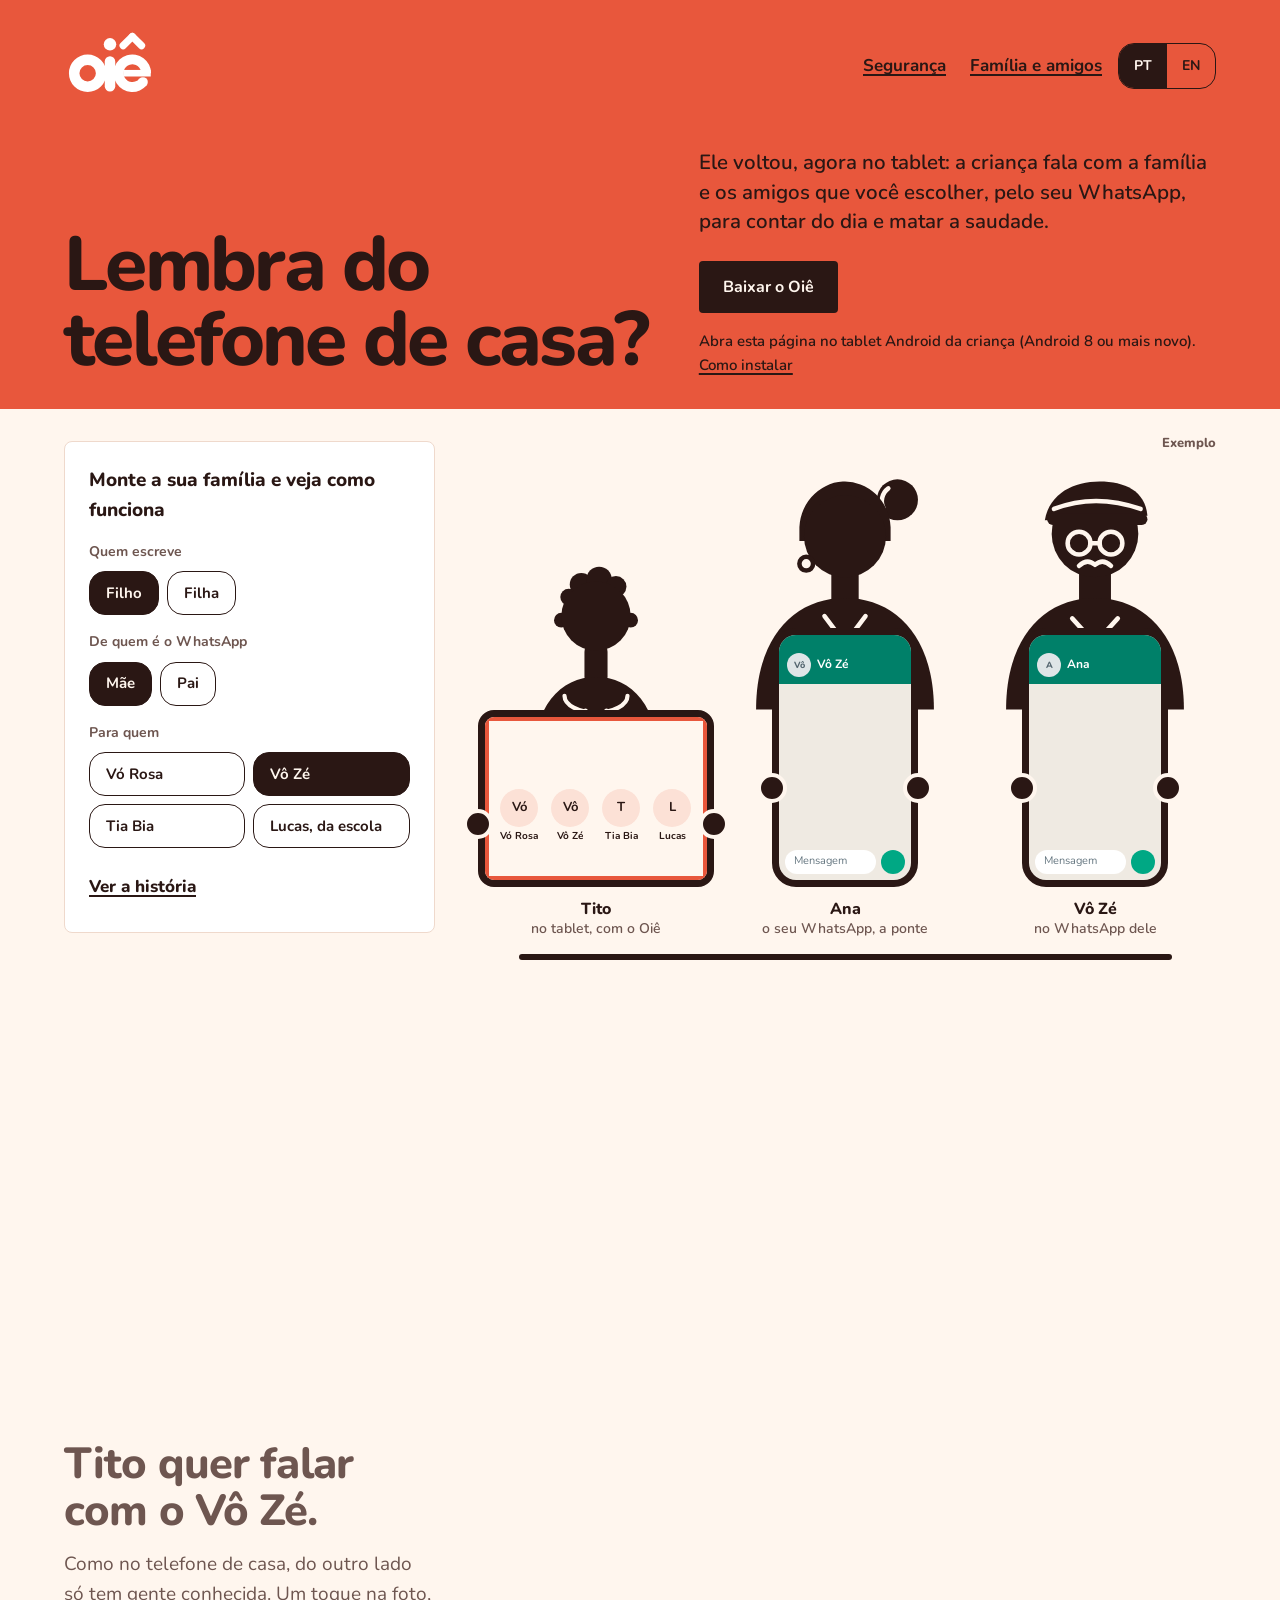
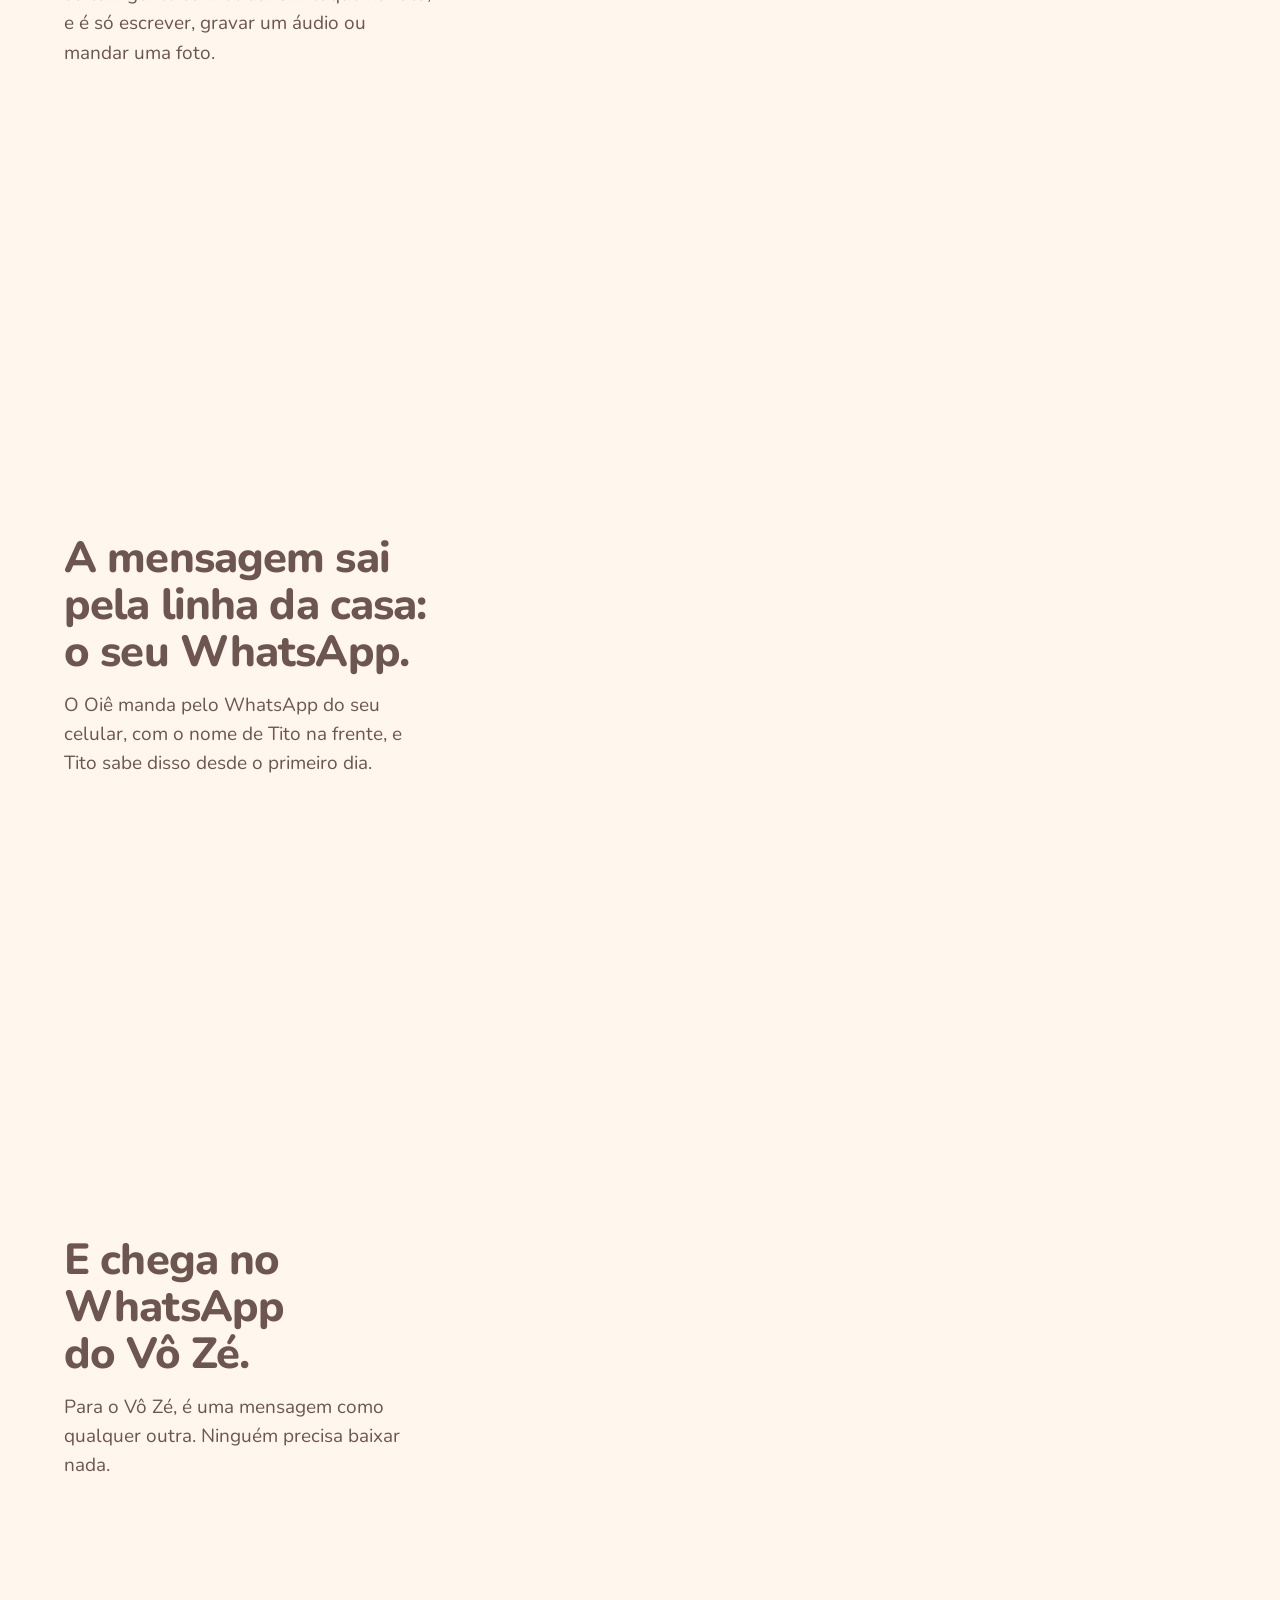
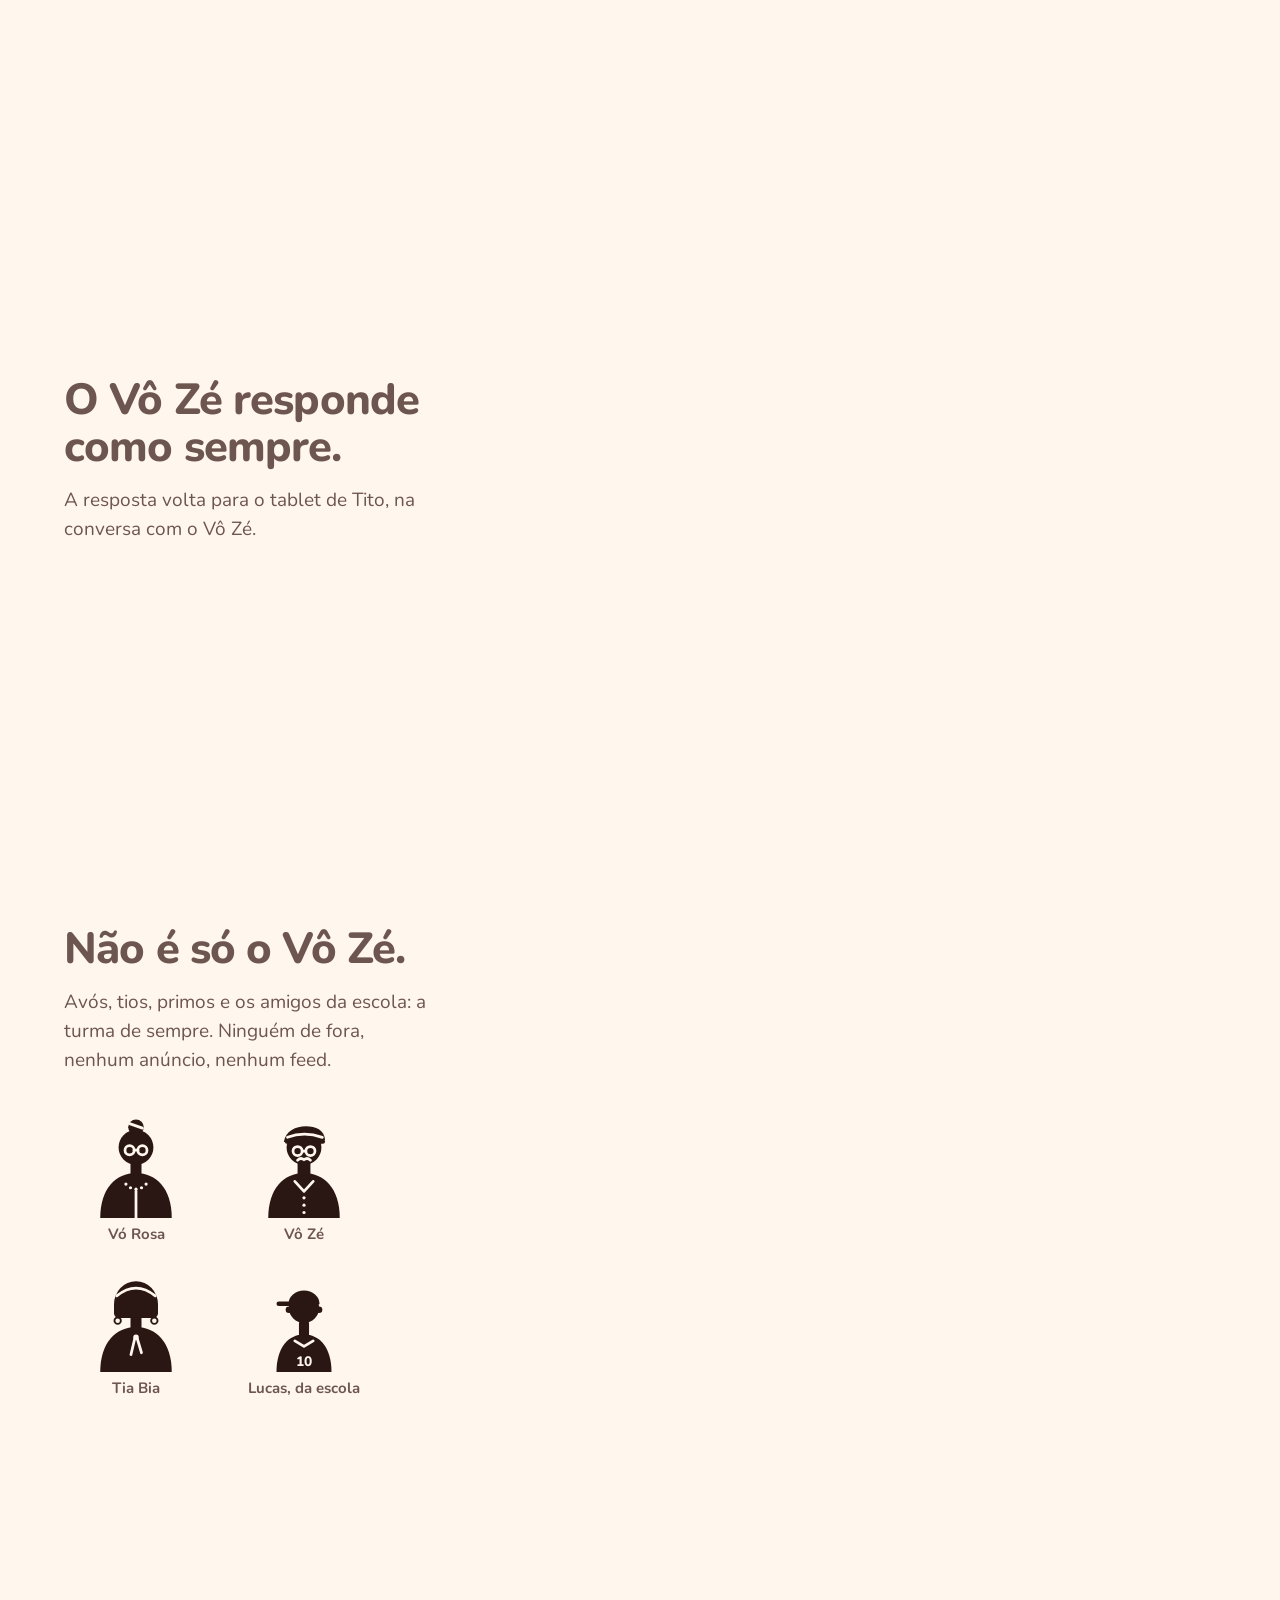
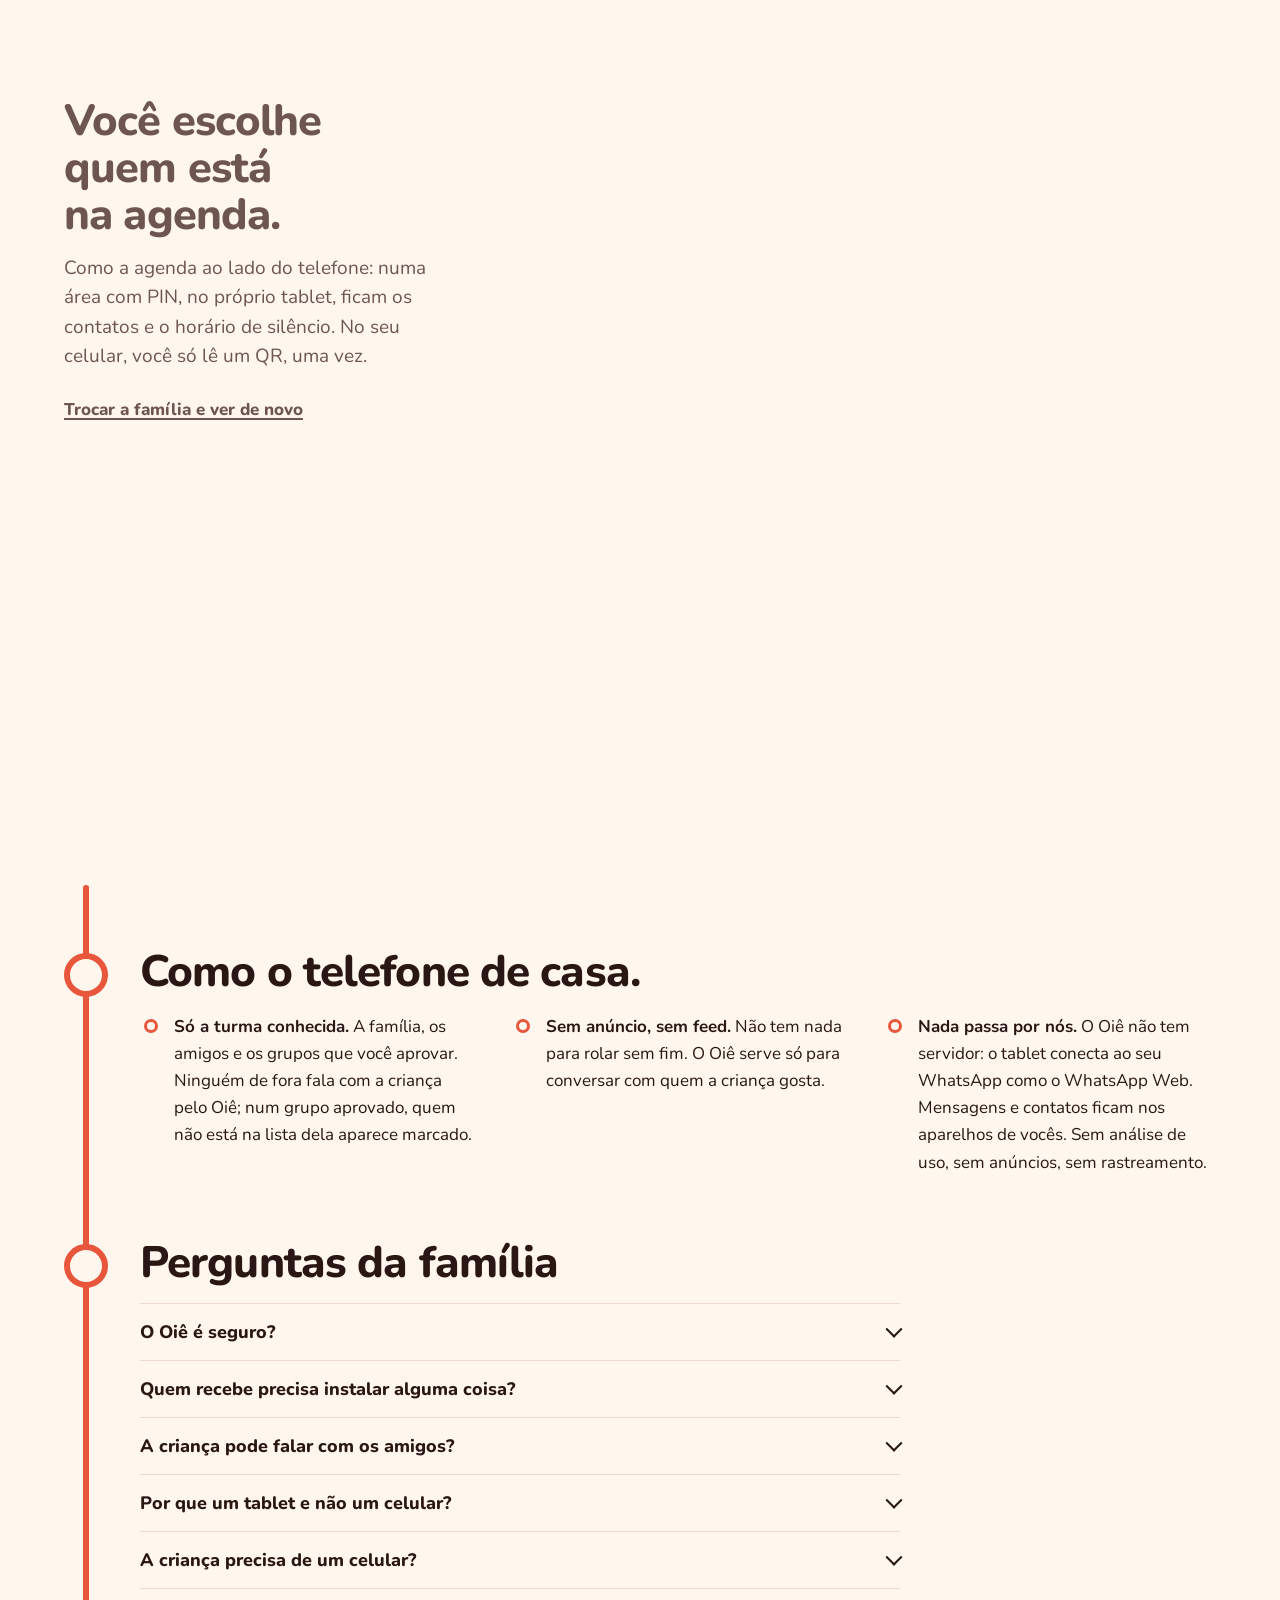
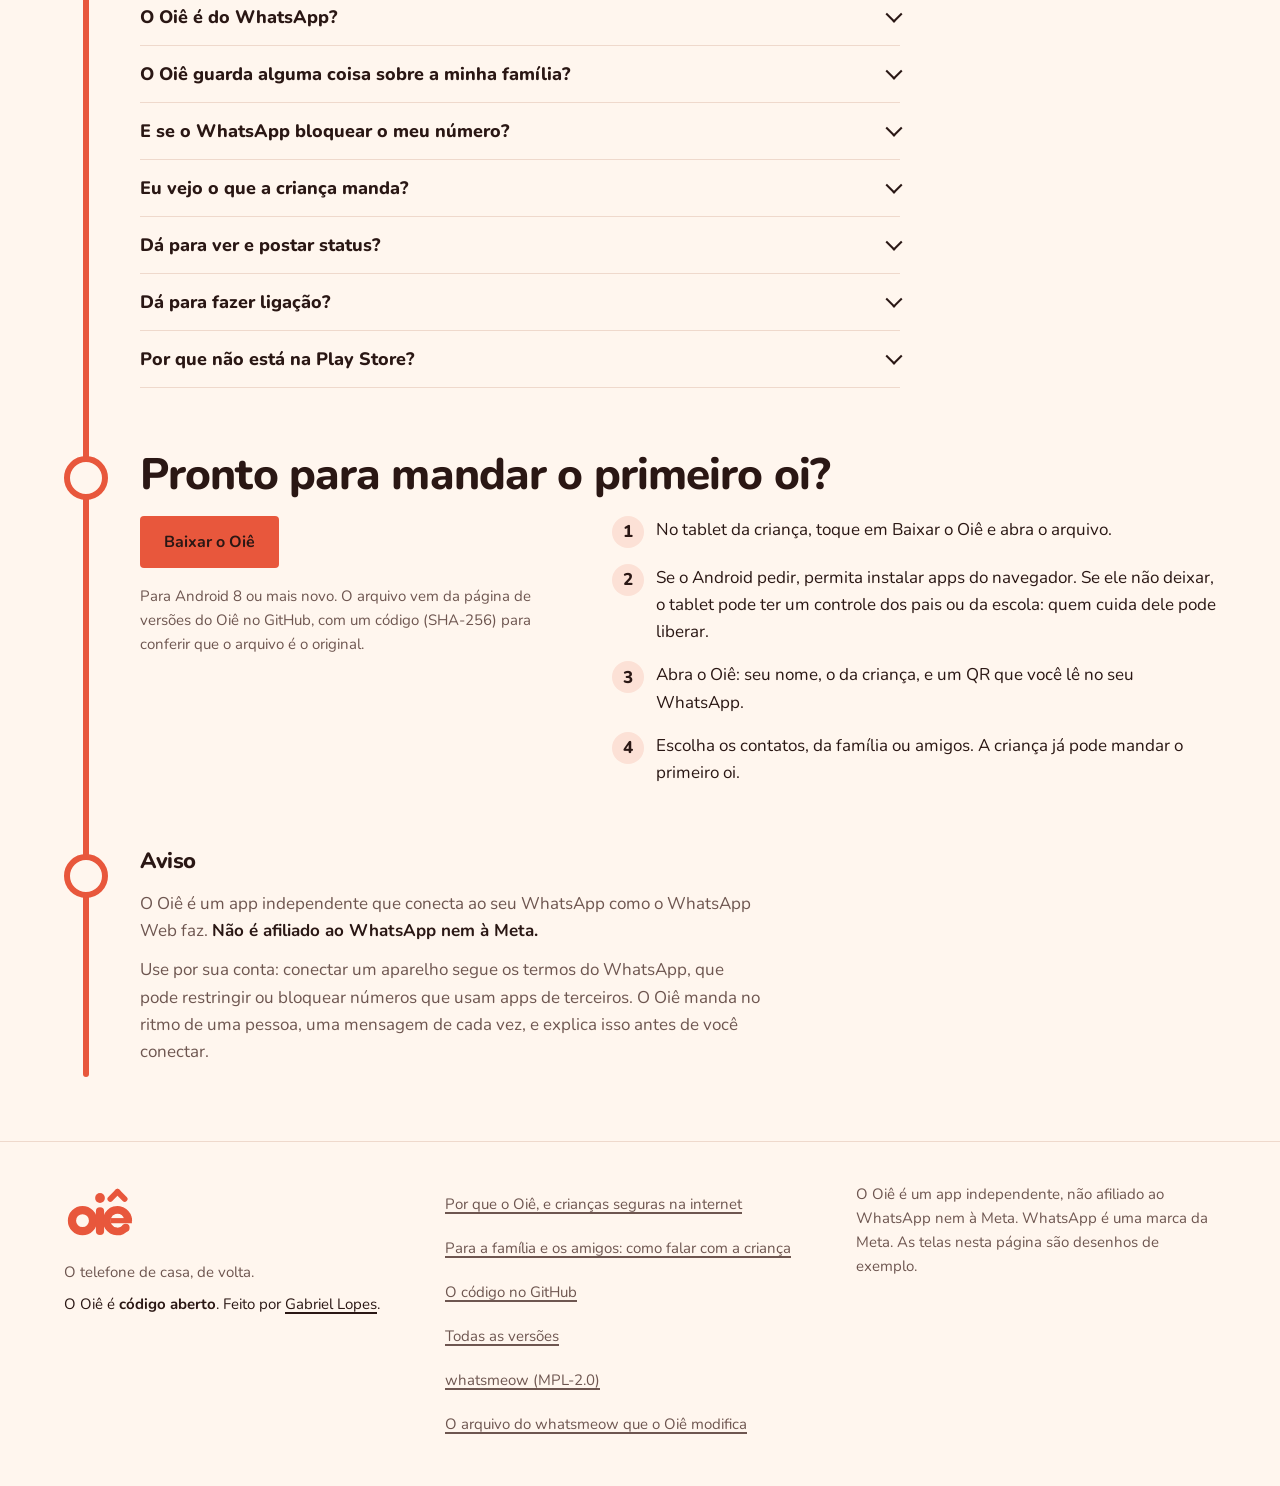
<file: index.html>
<!doctype html>
<html lang="pt-BR">
<head>
<meta charset="utf-8">
<meta name="viewport" content="width=device-width, initial-scale=1">
<title>Oiê: o telefone de casa, agora no tablet</title>
<meta name="description" content="Lembra do telefone de casa? O Oiê traz ele de volta, no tablet: a criança fala com a família e os amigos que você escolher, pelo seu WhatsApp. Sem anúncio, sem feed, sem servidor.">
<meta property="og:type" content="website">
<meta property="og:title" content="Oiê: o telefone de casa, de volta">
<meta property="og:description" content="A criança fala com a família e os amigos que você escolher, do tablet, pelo seu WhatsApp. Sem anúncio, sem feed, sem servidor.">
<meta name="theme-color" content="#E8573C">
<link rel="icon" href="assets/favicon.ico" sizes="48x48">
<link rel="icon" href="assets/favicon.svg" type="image/svg+xml">
<link rel="apple-touch-icon" href="assets/apple-touch-icon.png">
<link rel="preload" href="assets/fonts/nunito-400.woff2" as="font" type="font/woff2" crossorigin>
<link rel="preload" href="assets/fonts/nunito-800.woff2" as="font" type="font/woff2" crossorigin>
<link rel="stylesheet" href="assets/tokens.css">
<link rel="stylesheet" href="assets/site.css">
<script type="application/ld+json">
{"@context":"https://schema.org","@graph":[
 {"@type":"Organization","name":"Oiê"},
 {"@type":"SoftwareApplication","name":"Oiê","operatingSystem":"Android 8+","applicationCategory":"CommunicationApplication","isAccessibleForFree":true,"author":{"@type":"Person","name":"Gabriel Lopes","url":"https://www.gabriellopes.com"},"codeRepository":"https://github.com/gabrielbr/FamilyZap","description":"O telefone de casa, de volta, no tablet: a criança fala com a família e os amigos que um responsável escolheu, pelo WhatsApp dele."},
 {"@type":"FAQPage","mainEntity":[
  {"@type":"Question","name":"Por que um tablet e não um celular?","acceptedAnswer":{"@type":"Answer","text":"Porque o tablet fica em casa, como o telefone de antigamente. Ele não vai no bolso, então a criança conversa em momentos mais calmos, sentada, e não o dia todo. A ideia é ela falar com quem gosta sem ganhar um celular cedo demais. O guia do governo federal recomenda que crianças com menos de 12 anos não tenham celular próprio. Se vocês decidirem por um celular, o Oiê funciona nele também."}},
  {"@type":"Question","name":"O Oiê é seguro?","acceptedAnswer":{"@type":"Answer","text":"Ele foi feito para ter pouco a dar errado. O Oiê não tem servidor, então nada sobre a sua família passa por nós. A criança só fala com quem você aprovar, a área dos pais tem PIN, e as conversas ficam cifradas no tablet. Mesmo assim, nenhum app deixa uma criança 100% segura, e usar o WhatsApp por um app não oficial pode fazer o WhatsApp restringir o número. O Oiê é código aberto: você, ou alguém de confiança, pode ler o código no GitHub e conferir tudo isso."}},
  {"@type":"Question","name":"Quem recebe precisa instalar alguma coisa?","acceptedAnswer":{"@type":"Answer","text":"Não. Avós, tios ou amigos recebem no WhatsApp deles, como qualquer mensagem sua, com o nome da criança na frente."}},
  {"@type":"Question","name":"A criança pode falar com os amigos?","acceptedAnswer":{"@type":"Answer","text":"Pode, se você adicionar o contato. O amigo recebe do seu número, com o nome da criança na frente. A criança só fala com quem você aprovar. Num grupo que você aprovar, ela vê todo o grupo, e quem não está na lista dela aparece marcado."}},
  {"@type":"Question","name":"A criança precisa de um celular?","acceptedAnswer":{"@type":"Answer","text":"Não. O Oiê fica num tablet Android que vocês já têm e usa o seu WhatsApp."}},
  {"@type":"Question","name":"O Oiê é do WhatsApp?","acceptedAnswer":{"@type":"Answer","text":"Não. O Oiê é um app independente, que conecta ao seu WhatsApp como o WhatsApp Web faz, e não é afiliado ao WhatsApp nem à Meta. O uso segue os termos do WhatsApp, que pode restringir ou bloquear números que usam apps de terceiros. Por isso o Oiê manda no ritmo de uma pessoa, uma mensagem de cada vez."}},
  {"@type":"Question","name":"O Oiê guarda alguma coisa sobre a minha família?","acceptedAnswer":{"@type":"Answer","text":"Não. O Oiê não tem servidor. O tablet conecta ao seu WhatsApp como o WhatsApp Web, e as mensagens vão só pelo WhatsApp. Não tem análise de uso, anúncio nem rastreamento. A única outra conexão é para ver se há versão nova do Oiê, na página pública dele no GitHub."}},
  {"@type":"Question","name":"E se o WhatsApp bloquear o meu número?","acceptedAnswer":{"@type":"Answer","text":"O Oiê para na hora, mostra no tablet o aviso do WhatsApp com quanto tempo dura e não tenta de novo sozinho. No seu celular, siga o que o WhatsApp mostrar. Quando quiser, desconecte o Oiê em Aparelhos conectados, no seu WhatsApp."}},
  {"@type":"Question","name":"Eu vejo o que a criança manda?","acceptedAnswer":{"@type":"Answer","text":"Vê. As mensagens saem do seu WhatsApp, então também ficam no seu celular. A criança fica sabendo disso no primeiro uso."}},
  {"@type":"Question","name":"Dá para ver e postar status?","acceptedAnswer":{"@type":"Answer","text":"Dá, se você ligar nos ajustes. A criança vê as novidades de quem está nos contatos dela, e o que ela posta só essas pessoas veem."}},
  {"@type":"Question","name":"Dá para fazer ligação?","acceptedAnswer":{"@type":"Answer","text":"Ainda não. Por enquanto: mensagens, áudios, fotos, vídeos e figurinhas."}},
  {"@type":"Question","name":"Por que não está na Play Store?","acceptedAnswer":{"@type":"Answer","text":"Por enquanto o Oiê é baixado direto da página de versões. Cada versão traz um código (SHA-256) para conferir que o arquivo é o original, e o app avisa quando tem versão nova."}}
 ]}
]}
</script>
</head>
<body>
<!-- Line icons: the app's own set (gg_ic_*). People: silhouettes built from the logo's touching rounds (decision 0013). -->
<svg xmlns="http://www.w3.org/2000/svg" style="display:none" aria-hidden="true">
  <symbol id="i-people" viewBox="0 0 24 24"><path d="M17,21v-2a4,4 0,0 0,-4,-4H5a4,4 0,0 0,-4,4v2"/><path d="M9,11a4,4 0,1 0,0,-8a4,4 0,1 0,0,8z"/><path d="M23,21v-2a4,4 0,0 0,-3,-3.87"/><path d="M16,3.13a4,4 0,0 1,0,7.75"/></symbol>
  <symbol id="i-clock" viewBox="0 0 24 24"><path d="M12,3a9,9 0,1 0,0 18a9,9 0,1 0,0 -18z"/><path d="M12,7.5V12l3,2"/></symbol>
  <symbol id="i-pause" viewBox="0 0 24 24"><path d="M7,4h3v16H7z"/><path d="M14,4h3v16h-3z"/></symbol>
  <symbol id="i-check" viewBox="0 0 24 24"><path d="M20,6L9,17l-5,-5"/></symbol>
  <symbol id="i-mic" viewBox="0 0 24 24"><path d="M12,2a3,3 0,0 0,-3,3v7a3,3 0,0 0,6,0V5a3,3 0,0 0,-3,-3z"/><path d="M19,10v2a7,7 0,0 1,-14,0v-2"/><path d="M12,19v3"/></symbol>
  <symbol id="i-send" viewBox="0 0 24 24"><path d="M21,3L10,14"/><path d="M21,3l-6.5,18l-4.5,-7l-7,-4.5z"/></symbol>
  <symbol id="i-ticks" viewBox="0 0 24 24"><path d="M2,13l4.5,4.5L15,8"/><path d="M10,16.5l1,1L21,8"/></symbol>
  <symbol id="i-info" viewBox="0 0 24 24"><path d="M12,3a9,9 0,1 1,0 18a9,9 0,1 1,0 -18z"/><path d="M12,11v6"/><path d="M12,7.5v0.01"/></symbol>

  <!-- Adults: head r38 at (100,84); shoulders from y150. Kids: head r33 at (100,100); shoulders from y166. -->
  <symbol id="p-mother" viewBox="0 0 200 240"><rect x="88" y="112" width="24" height="44" rx="10"/><path d="M22 240c0-64 34-98 78-98s78 34 78 98z"/><path class="d" d="M82 158l18 24 18-24"/><g class="hd"><circle cx="146" cy="56" r="18"/><path class="d" d="M134 64a14 14 0 0 1 4-18"/><path d="M60 84a40 42 0 0 1 80-4v12H60z"/><circle cx="100" cy="88" r="36"/><circle class="e" cx="66" cy="112" r="6"/></g></symbol>
  <symbol id="p-father" viewBox="0 0 200 240"><rect x="86" y="116" width="28" height="40" rx="10"/><path d="M22 240c0-64 34-98 78-98s78 34 78 98z"/><path class="d" d="M76 158l24 20 24-20"/><circle class="dot" cx="100" cy="194" r="3.5"/><circle class="dot" cx="100" cy="212" r="3.5"/><g class="hd"><path d="M60 78a40 38 0 0 1 80 0v4H60z"/><path d="M58 70c6-26 40-38 70-22l-10 12c-18-8-40-6-60 10z"/><circle cx="100" cy="86" r="38"/><ellipse cx="100" cy="110" rx="33" ry="22"/></g></symbol>
  <symbol id="p-son" viewBox="0 0 200 240"><rect x="89" y="124" width="22" height="44" rx="10"/><path d="M40 240c0-54 26-82 60-82s60 28 60 82z"/><path class="d" d="M70 176a30 16 0 0 0 60 0"/><path class="d" d="M90 190v22M110 190v22"/><circle class="dot" cx="90" cy="214" r="3.5"/><circle class="dot" cx="110" cy="214" r="3.5"/><g class="hd"><circle cx="86" cy="70" r="11"/><circle cx="103" cy="65" r="12"/><circle cx="119" cy="72" r="10"/><circle cx="74" cy="82" r="8"/><circle cx="67" cy="104" r="7"/><circle cx="133" cy="104" r="7"/><circle cx="100" cy="100" r="33"/></g></symbol>
  <symbol id="p-daughter" viewBox="0 0 200 240"><rect x="89" y="124" width="22" height="44" rx="10"/><path d="M40 240c0-54 26-82 60-82s60 28 60 82z"/><path class="d" d="M78 184l8 56M122 184l-8 56"/><circle class="dot" cx="84" cy="204" r="3.5"/><circle class="dot" cx="116" cy="204" r="3.5"/><g class="hd"><circle cx="60" cy="80" r="18"/><circle cx="140" cy="80" r="18"/><path class="d" d="M72 90l8-8M128 90l-8-8"/><circle cx="100" cy="100" r="33"/><path d="M68 94a32 30 0 0 1 64 0c-16-8-32-14-64 0z"/></g></symbol>
  <symbol id="p-grandma" viewBox="0 0 200 240"><rect x="88" y="112" width="24" height="44" rx="10"/><path d="M22 240c0-64 34-98 78-98s78 34 78 98z"/><path class="d" d="M100 182v58"/><circle class="dot" cx="78" cy="166" r="3.5"/><circle class="dot" cx="88" cy="174" r="3.5"/><circle class="dot" cx="100" cy="177" r="3.5"/><circle class="dot" cx="112" cy="174" r="3.5"/><circle class="dot" cx="122" cy="166" r="3.5"/><g class="hd"><circle cx="100" cy="42" r="17"/><path class="d" d="M86 34l28 10"/><circle cx="100" cy="86" r="38"/><g class="d"><circle cx="86" cy="92" r="10"/><circle cx="114" cy="92" r="10"/><path d="M96 92h8"/></g></g></symbol>
  <symbol id="p-grandpa" viewBox="0 0 200 240"><rect x="86" y="110" width="28" height="46" rx="10"/><path d="M22 240c0-64 34-98 78-98s78 34 78 98z"/><path class="d" d="M80 160l20 22 20-22"/><circle class="dot" cx="100" cy="196" r="3.5"/><circle class="dot" cx="100" cy="212" r="3.5"/><circle class="dot" cx="100" cy="228" r="3.5"/><g class="hd"><circle cx="100" cy="86" r="38"/><path d="M56 74c4-24 26-34 48-34s40 8 42 30z"/><rect x="58" y="68" width="88" height="10" rx="5"/><path class="d" d="M64 64q36-14 76 0"/><g class="d"><circle cx="86" cy="94" r="10"/><circle cx="114" cy="94" r="10"/><path d="M96 94h8"/><path d="M86 114q7-7 14-1q7-6 14 1"/></g></g></symbol>
  <symbol id="p-aunt" viewBox="0 0 200 240"><rect x="88" y="112" width="24" height="44" rx="10"/><path d="M22 240c0-64 34-98 78-98s78 34 78 98z"/><circle class="dot" cx="100" cy="164" r="6"/><path class="d" d="M97 168l-8 34M103 168l9 30"/><g class="hd"><path d="M52 92a48 50 0 0 1 96 0v20a10 10 0 0 1-10 10H62a10 10 0 0 1-10-10z"/><circle cx="100" cy="88" r="36"/><path class="d" d="M58 74q42-34 84 0"/><circle class="e" cx="60" cy="128" r="7"/><circle class="e" cx="140" cy="128" r="7"/></g></symbol>
  <symbol id="p-friend" viewBox="0 0 200 240"><rect x="89" y="124" width="22" height="44" rx="10"/><path d="M40 240c0-54 26-82 60-82s60 28 60 82z"/><path class="d" d="M80 172l20 12 20-12"/><text class="num" x="100" y="226" text-anchor="middle">10</text><g class="hd"><circle cx="100" cy="100" r="33"/><path d="M66 92a34 30 0 0 1 68 0z"/><rect x="40" y="86" width="62" height="10" rx="5"/><circle cx="67" cy="104" r="7"/><circle cx="133" cy="104" r="7"/></g></symbol>
</svg>

<a class="skip" href="#historia" data-t="skip">Pular para a história</a>

<header class="hero">
  <div class="wrap">
    <nav class="nav" aria-label="Oiê">
      <a class="nav__logo" href="#" aria-label="Oiê"><img src="assets/oie-wordmark-white.svg" alt="Oiê" width="92" height="84"></a>
      <div class="nav__right">
        <div class="nav__links">
          <a class="nav__link" href="seguranca/" data-t="navSafety" data-t-href="navSafetyHref">Segurança</a>
          <a class="nav__link" href="falar-com-a-crianca/" data-t="navTalk" data-t-href="footTalkHref">Família e amigos</a>
        </div>
        <div class="lang" role="group" aria-label="Idioma" data-t-aria="langGroup">
          <button type="button" data-lang="pt" aria-pressed="true" lang="pt-BR">PT</button>
          <button type="button" data-lang="en" aria-pressed="false" lang="en">EN</button>
        </div>
      </div>
    </nav>

    <div class="hero__grid">
      <h1 data-t="h1">Lembra do telefone de casa?</h1>
      <div class="hero__copy">
        <p class="hero__lede" data-t="lede">Ele voltou, agora no tablet: a criança fala com a família e os amigos que você escolher, pelo seu WhatsApp, para contar do dia e matar a saudade.</p>
        <div class="hero__actions">
          <a class="btn btn--ink" href="https://github.com/gabrielbr/oie-releases/releases/latest" rel="noopener" data-t="cta">Baixar o Oiê</a>
          <p class="hero__note"><span data-t="ctaNote">Abra esta página no tablet Android da criança (Android 8 ou mais novo).</span> <a href="#baixar" data-t="ctaHow">Como instalar</a></p>
        </div>
      </div>


    </div>
  </div>
</header>

<main>
  <section class="story" id="historia" aria-label="Como funciona" data-t-aria="storyA11y">
    <div class="stage" id="stage" data-step="0" data-focus="kid">
      <p class="stage__tag"><span id="tagText" data-t="example">Exemplo</span> <span class="stage__bar" id="tagBar" aria-hidden="true" hidden><i></i><i></i><i></i><i></i><i></i><i></i></span> <a class="stage__next" id="tagNext" href="#passo-1" hidden></a></p>
      <div class="cast">
        <!-- 1. The kid, holding the tablet (Oiê's own screen) -->
        <figure class="actor actor--kid" data-actor="kid">
          <svg class="sil" id="silKid" viewBox="0 0 200 240" aria-hidden="true" data-person="son"></svg>
          <div class="hold" aria-hidden="true">
            <div class="device tablet">
              <div class="oie">
                <div class="oie__bar"><span class="oie__face" data-v="recvInitial">Vô</span><span data-v="recvName">Vô Zé</span></div>
                <div class="oie__home">
                  <span class="oie__tile"><b data-v="tile0">Vó</b><i data-v="tile0n">Vó Rosa</i></span>
                  <span class="oie__tile"><b data-v="tile1">Vô</b><i data-v="tile1n">Vô Zé</i></span>
                  <span class="oie__tile"><b data-v="tile2">T</b><i data-v="tile2n">Tia Bia</i></span>
                  <span class="oie__tile"><b data-v="tile3">L</b><i data-v="tile3n">Lucas</i></span>
                </div>
                <div class="oie__chat">
                  <p class="oie__msg oie__msg--out" data-show="2"><span data-v="msg">Oi vô, me ensina a pescar?</span><small data-t="sent">Mandada</small></p>
                  <p class="oie__msg oie__msg--in" data-show="4"><span data-v="reply">Ensino sim. Domingo bem cedo.</span></p>
                </div>
                <div class="oie__compose"><span class="oie__field" id="composeKid"></span><span class="oie__mic"><svg class="icon" aria-hidden="true"><use href="#i-mic"/></svg></span></div>
                <div class="oie__parent">
                  <p class="oie__ptitle" data-t="parentArea">Contatos</p>
                  <p class="oie__prow"><span data-v="tile0n">Vó Rosa</span><span class="sw"></span></p>
                  <p class="oie__prow"><span data-v="tile1n">Vô Zé</span><span class="sw"></span></p>
                  <p class="oie__prow"><span data-v="tile2n">Tia Bia</span><span class="sw"></span></p>
                  <p class="oie__prow"><span data-v="tile3n">Lucas</span><span class="sw"></span></p>
                </div>
              </div>
            </div>
            <span class="hand hand--l"></span><span class="hand hand--r"></span>
          </div>
          <figcaption><b data-v="kidName">Tito</b><span data-t="capKid">no tablet, com o Oiê</span></figcaption>
        </figure>

        <!-- 2. The parent, whose WhatsApp is the bridge -->
        <figure class="actor actor--parent" data-actor="parent">
          <svg class="sil" id="silParent" viewBox="0 0 200 240" aria-hidden="true" data-person="mother"></svg>
          <div class="hold" aria-hidden="true">
            <div class="device phone">
              <div class="wa">
                <div class="wa__bar"><span class="wa__face" data-v="recvInitial">Vô</span><span class="wa__who"><b data-v="recvName">Vô Zé</b><small id="waTyping" data-t="typing" hidden>digitando…</small></span></div>
                <div class="wa__chat">
                  <p class="wa__msg wa__msg--out" data-show="2"><span><b data-v="kidName">Tito</b>: <span data-v="msg">Oi vô, me ensina a pescar?</span></span><small>16:30 <svg class="ticks" id="ticks" aria-hidden="true"><use href="#i-ticks"/></svg></small></p>
                  <p class="wa__msg wa__msg--in wa__dots" id="waDots" aria-hidden="true"><i></i><i></i><i></i></p>
                  <p class="wa__msg wa__msg--in" data-show="4"><span data-v="reply">Ensino sim. Domingo bem cedo.</span><small>16:32</small></p>
                </div>
                <div class="wa__compose"><span class="wa__field" data-t="waField">Mensagem</span><span class="wa__send"></span></div>
              </div>
            </div>
            <span class="hand hand--l"></span><span class="hand hand--r"></span>
          </div>
          <figcaption><b data-v="parentName">Ana</b><span data-t="capParent">o seu WhatsApp, a ponte</span></figcaption>
        </figure>

        <!-- 3. The person the kid writes to -->
        <figure class="actor actor--recv" data-actor="recv">
          <svg class="sil" id="silRecv" viewBox="0 0 200 240" aria-hidden="true" data-person="grandpa"></svg>
          <div class="hold" aria-hidden="true">
            <div class="device phone">
              <div class="wa">
                <div class="wa__bar"><span class="wa__face" data-v="parentInitial">A</span><span class="wa__who"><b data-v="parentName">Ana</b></span></div>
                <div class="wa__chat">
                  <p class="wa__msg wa__msg--in" data-show="3"><span><b data-v="kidName">Tito</b>: <span data-v="msg">Oi vô, me ensina a pescar?</span></span><small>16:30</small></p>
                  <p class="wa__msg wa__msg--out" data-show="4"><span data-v="reply">Ensino sim. Domingo bem cedo.</span><small>16:32 <svg class="ticks ticks--read" aria-hidden="true"><use href="#i-ticks"/></svg></small></p>
                </div>
                <div class="wa__compose"><span class="wa__field" id="composeRecv" data-t="waField">Mensagem</span><span class="wa__send"></span></div>
              </div>
            </div>
            <span class="hand hand--l"></span><span class="hand hand--r"></span>
          </div>
          <figcaption><b data-v="recvName">Vô Zé</b><span data-v="recvCap">no WhatsApp dele</span></figcaption>
        </figure>
      </div>
      <div class="wire" aria-hidden="true"><span class="wire__run" id="run"><span class="wire__dot" id="dot"></span></span></div>
    </div>

    <div class="steps">
      <article class="step step--intro" data-step="0" data-focus="kid">
        <form class="family" id="family" aria-labelledby="familyTitle">
          <p class="family__title" id="familyTitle" data-t="familyTitle">Monte a sua família e veja como funciona</p>
          <fieldset>
            <legend data-t="lgKid">Quem escreve</legend>
            <label><input type="radio" name="kid" value="son" checked><span data-t="kidSon">Filho</span></label>
            <label><input type="radio" name="kid" value="daughter"><span data-t="kidDaughter">Filha</span></label>
          </fieldset>
          <fieldset>
            <legend data-t="lgParent">De quem é o WhatsApp</legend>
            <label><input type="radio" name="parent" value="mother" checked><span data-t="parMother">Mãe</span></label>
            <label><input type="radio" name="parent" value="father"><span data-t="parFather">Pai</span></label>
          </fieldset>
          <fieldset>
            <legend data-t="lgRecv">Para quem</legend>
            <label><input type="radio" name="recv" value="grandma"><span data-t="rcvGrandma">Vó Rosa</span></label>
            <label><input type="radio" name="recv" value="grandpa" checked><span data-t="rcvGrandpa">Vô Zé</span></label>
            <label><input type="radio" name="recv" value="aunt"><span data-t="rcvAunt">Tia Bia</span></label>
            <label><input type="radio" name="recv" value="friend"><span data-t="rcvFriend">Lucas, da escola</span></label>
          </fieldset>
          <a class="family__go" href="#passo-1" data-t="familyGo">Ver a história</a>
      </form>
      </article>
      <article class="step" id="passo-1" data-step="1" data-focus="kid">
        <h2 data-s="s1h">Tito quer falar com o Vô Zé.</h2>
        <p data-s="s1p">Como no telefone de casa, do outro lado só tem gente conhecida. Um toque na foto, e é só escrever, gravar um áudio ou mandar uma foto.</p>
      </article>
      <article class="step" id="passo-2" data-step="2" data-focus="parent">
        <h2 data-s="s2h">A mensagem sai pela linha da casa: o seu WhatsApp.</h2>
        <p data-s="s2p">O Oiê manda pelo WhatsApp do seu celular, com o nome de Tito na frente, e Tito sabe disso desde o primeiro dia.</p>
      </article>
      <article class="step" id="passo-3" data-step="3" data-focus="recv">
        <h2 data-s="s3h">E chega no WhatsApp do Vô Zé.</h2>
        <p data-s="s3p">Para o Vô Zé, é uma mensagem como qualquer outra. Ninguém precisa baixar nada.</p>
      </article>
      <article class="step" id="passo-4" data-step="4" data-focus="recv">
        <h2 data-s="s4h">O Vô Zé responde como sempre.</h2>
        <p data-s="s4p">A resposta volta para o tablet, na conversa com o Vô Zé.</p>
      </article>
      <article class="step" id="passo-5" data-step="5" data-focus="recv">
        <h2 data-s="s5h">Não é só o Vô Zé.</h2>
        <p data-s="s5p">Avós, tios, primos e os amigos da escola: a turma de sempre. Ninguém de fora, nenhum anúncio, nenhum feed.</p>
        <ul class="others" aria-hidden="true">
          <li><svg class="sil" viewBox="0 0 200 240" data-draw="grandma"></svg><span data-t="rcvGrandma">Vó Rosa</span></li>
          <li><svg class="sil" viewBox="0 0 200 240" data-draw="grandpa"></svg><span data-t="rcvGrandpa">Vô Zé</span></li>
          <li><svg class="sil" viewBox="0 0 200 240" data-draw="aunt"></svg><span data-t="auntName">Tia Bia</span></li>
          <li><svg class="sil" viewBox="0 0 200 240" data-draw="friend"></svg><span data-t="friendName">Lucas, da escola</span></li>
        </ul>
      </article>
      <article class="step" id="passo-6" data-step="6" data-focus="kid">
        <h2 data-s="s6h">Você escolhe quem está na agenda.</h2>
        <p data-s="s6p">Como a agenda ao lado do telefone: numa área com PIN, no próprio tablet, ficam os contatos e o horário de silêncio. No seu celular, você só lê um QR, uma vez.</p>
        <a class="family__go step__again" href="#historia" data-t="again">Trocar a família e ver de novo</a>
      </article>
    </div>
  </section>

  <div class="line">
    <section class="stop" aria-labelledby="yours">
      <span class="stop__ring" aria-hidden="true"></span>
      <div class="stop__body">
        <h2 id="yours" data-t="yoursH">Como o telefone de casa.</h2>
        <ul class="facts">
          <li><span class="facts__dot" aria-hidden="true"></span><span data-t-html="f1"><b>Só a turma conhecida.</b> A família, os amigos e os grupos que você aprovar. Ninguém de fora fala com a criança pelo Oiê; num grupo aprovado, quem não está na lista dela aparece marcado.</span></li>
          <li><span class="facts__dot" aria-hidden="true"></span><span data-t-html="f2"><b>Sem anúncio, sem feed.</b> Não tem nada para rolar sem fim. O Oiê serve só para conversar com quem a criança gosta.</span></li>
          <li><span class="facts__dot" aria-hidden="true"></span><span data-t-html="f3"><b>Nada passa por nós.</b> O Oiê não tem servidor: o tablet conecta ao seu WhatsApp como o WhatsApp Web. Mensagens e contatos ficam nos aparelhos de vocês. Sem análise de uso, sem anúncios, sem rastreamento.</span></li>
        </ul>
      </div>
    </section>

    <section class="stop" aria-labelledby="faq">
      <span class="stop__ring" aria-hidden="true"></span>
      <div class="stop__body">
        <h2 id="faq" data-t="faqH">Perguntas da família</h2>
        <div class="faq">
          <details><summary data-t="q11">O Oiê é seguro?</summary><p data-t-html="a11">Ele foi feito para ter pouco a dar errado. O Oiê não tem servidor, então nada sobre a sua família passa por nós. A criança só fala com quem você aprovar, a área dos pais tem PIN, e as conversas ficam cifradas no tablet. Mesmo assim, nenhum app deixa uma criança 100% segura, e usar o WhatsApp por um app não oficial pode fazer o WhatsApp restringir o número. O Oiê é <b>código aberto</b>: você, ou alguém de confiança, pode <a href="https://github.com/gabrielbr/FamilyZap" rel="noopener">ler o código no GitHub</a> e conferir tudo isso.</p></details>
          <details><summary data-t="q1">Quem recebe precisa instalar alguma coisa?</summary><p data-t="a1">Não. Avós, tios ou amigos recebem no WhatsApp deles, como qualquer mensagem sua, com o nome da criança na frente.</p></details>
          <details><summary data-t="q2">A criança pode falar com os amigos?</summary><p data-t="a2">Pode, se você adicionar o contato. O amigo recebe do seu número, com o nome da criança na frente. A criança só fala com quem você aprovar. Num grupo que você aprovar, ela vê todo o grupo, e quem não está na lista dela aparece marcado.</p></details>
          <details><summary data-t="q12">Por que um tablet e não um celular?</summary><p data-t="a12">Porque o tablet fica em casa, como o telefone de antigamente. Ele não vai no bolso, então a criança conversa em momentos mais calmos, sentada, e não o dia todo. A ideia é ela falar com quem gosta sem ganhar um celular cedo demais. O guia do governo federal recomenda que crianças com menos de 12 anos não tenham celular próprio. Se vocês decidirem por um celular, o Oiê funciona nele também.</p></details>
          <details><summary data-t="q3">A criança precisa de um celular?</summary><p data-t="a3">Não. O Oiê fica num tablet Android que vocês já têm e usa o seu WhatsApp.</p></details>
          <details><summary data-t="q4">O Oiê é do WhatsApp?</summary><p data-t="a4">Não. O Oiê é um app independente, que conecta ao seu WhatsApp como o WhatsApp Web faz, e não é afiliado ao WhatsApp nem à Meta. O uso segue os termos do WhatsApp, que pode restringir ou bloquear números que usam apps de terceiros. Por isso o Oiê manda no ritmo de uma pessoa, uma mensagem de cada vez.</p></details>
          <details><summary data-t="q9">O Oiê guarda alguma coisa sobre a minha família?</summary><p data-t="a9">Não. O Oiê não tem servidor. O tablet conecta ao seu WhatsApp como o WhatsApp Web, e as mensagens vão só pelo WhatsApp. Não tem análise de uso, anúncio nem rastreamento. A única outra conexão é para ver se há versão nova do Oiê, na página pública dele no GitHub.</p></details>
          <details><summary data-t="q10">E se o WhatsApp bloquear o meu número?</summary><p data-t="a10">O Oiê para na hora, mostra no tablet o aviso do WhatsApp com quanto tempo dura e não tenta de novo sozinho. No seu celular, siga o que o WhatsApp mostrar. Quando quiser, desconecte o Oiê em Aparelhos conectados, no seu WhatsApp.</p></details>
          <details><summary data-t="q5">Eu vejo o que a criança manda?</summary><p data-t="a5">Vê. As mensagens saem do seu WhatsApp, então também ficam no seu celular. A criança fica sabendo disso no primeiro uso.</p></details>
          <details><summary data-t="q6">Dá para ver e postar status?</summary><p data-t="a6">Dá, se você ligar nos ajustes. A criança vê as novidades de quem está nos contatos dela, e o que ela posta só essas pessoas veem.</p></details>
          <details><summary data-t="q7">Dá para fazer ligação?</summary><p data-t="a7">Ainda não. Por enquanto: mensagens, áudios, fotos, vídeos e figurinhas.</p></details>
          <details><summary data-t="q8">Por que não está na Play Store?</summary><p data-t="a8">Por enquanto o Oiê é baixado direto da página de versões. Cada versão traz um código (SHA-256) para conferir que o arquivo é o original, e o app avisa quando tem versão nova.</p></details>
        </div>
      </div>
    </section>

    <section class="stop" id="baixar" aria-labelledby="get">
      <span class="stop__ring" aria-hidden="true"></span>
      <div class="stop__body">
        <h2 id="get" data-t="getH">Pronto para mandar o primeiro oi?</h2>
        <div class="get">
          <div>
            <a class="btn btn--coral" href="https://github.com/gabrielbr/oie-releases/releases/latest" rel="noopener" data-t="cta">Baixar o Oiê</a>
            <p class="get__small" data-t="getSmall">Para Android 8 ou mais novo. O arquivo vem da página de versões do Oiê no GitHub, com um código (SHA-256) para conferir que o arquivo é o original.</p>
          </div>
          <ol class="steps-get">
            <li><span data-t="g1">No tablet da criança, toque em Baixar o Oiê e abra o arquivo.</span></li>
            <li><span data-t="g2">Se o Android pedir, permita instalar apps do navegador. Se ele não deixar, o tablet pode ter um controle dos pais ou da escola: quem cuida dele pode liberar.</span></li>
            <li><span data-t="g3">Abra o Oiê: seu nome, o da criança, e um QR que você lê no seu WhatsApp.</span></li>
            <li><span data-t="g4">Escolha os contatos, da família ou amigos. A criança já pode mandar o primeiro oi.</span></li>
          </ol>
        </div>
      </div>
    </section>
    <section class="stop notice" aria-labelledby="aviso">
      <span class="stop__ring" aria-hidden="true"></span>
      <div class="stop__body">
        <h2 id="aviso" data-t="noticeH">Aviso</h2>
        <p data-t-html="n1">O Oiê é um app independente que conecta ao seu WhatsApp como o WhatsApp Web faz. <b>Não é afiliado ao WhatsApp nem à Meta.</b></p>
        <p data-t="n2">Use por sua conta: conectar um aparelho segue os termos do WhatsApp, que pode restringir ou bloquear números que usam apps de terceiros. O Oiê manda no ritmo de uma pessoa, uma mensagem de cada vez, e explica isso antes de você conectar.</p>
      </div>
    </section>
  </div>
</main>

<footer>
  <div class="foot">
    <div>
      <img src="assets/oie-wordmark-coral.svg" alt="Oiê" width="72" height="66">
      <p data-t="footLine">O telefone de casa, de volta.</p>
      <p class="foot__made" data-t-html="made">O Oiê é <b>código aberto</b>. Feito por <a href="https://www.gabriellopes.com" rel="noopener">Gabriel Lopes</a>.</p>
    </div>
    <ul>
      <li><a href="seguranca/" data-t="footSafety" data-t-href="navSafetyHref">Por que o Oiê, e crianças seguras na internet</a></li>
      <li><a href="falar-com-a-crianca/" data-t="footTalk" data-t-href="footTalkHref">Para a família e os amigos: como falar com a criança</a></li>
      <li><a href="https://github.com/gabrielbr/FamilyZap" rel="noopener" data-t="footCode">O código no GitHub</a></li>
      <li><a href="https://github.com/gabrielbr/oie-releases/releases" rel="noopener" data-t="footAll">Todas as versões</a></li>
      <li><a href="https://github.com/tulir/whatsmeow" rel="noopener" data-t="footLib">whatsmeow (MPL-2.0)</a></li>
      <li><a href="https://github.com/gabrielbr/oie-releases/releases/latest" rel="noopener" data-t="footPatch">O arquivo do whatsmeow que o Oiê modifica</a></li>
    </ul>
    <p data-t="footLegal">O Oiê é um app independente, não afiliado ao WhatsApp nem à Meta. WhatsApp é uma marca da Meta. As telas nesta página são desenhos de exemplo.</p>
  </div>
</footer>

<script src="assets/site.js" defer></script>
</body>
</html>
</file>
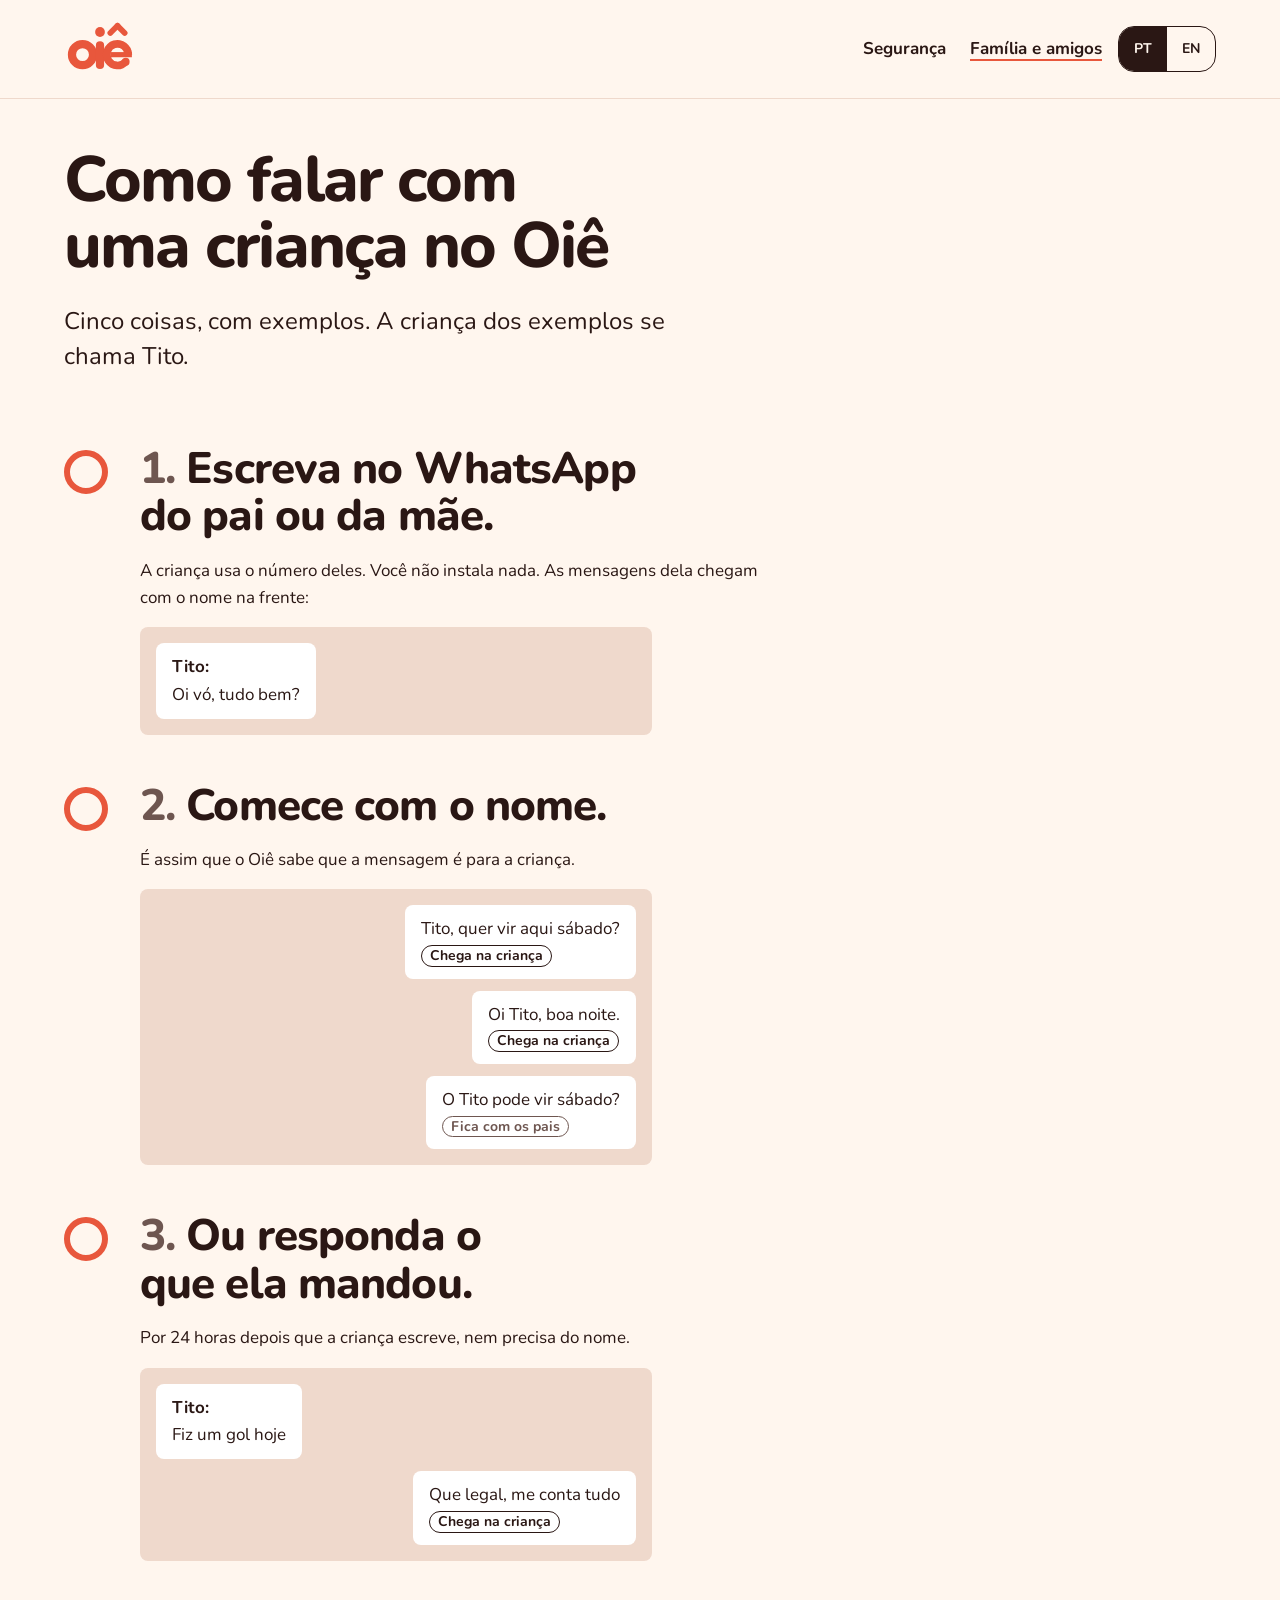
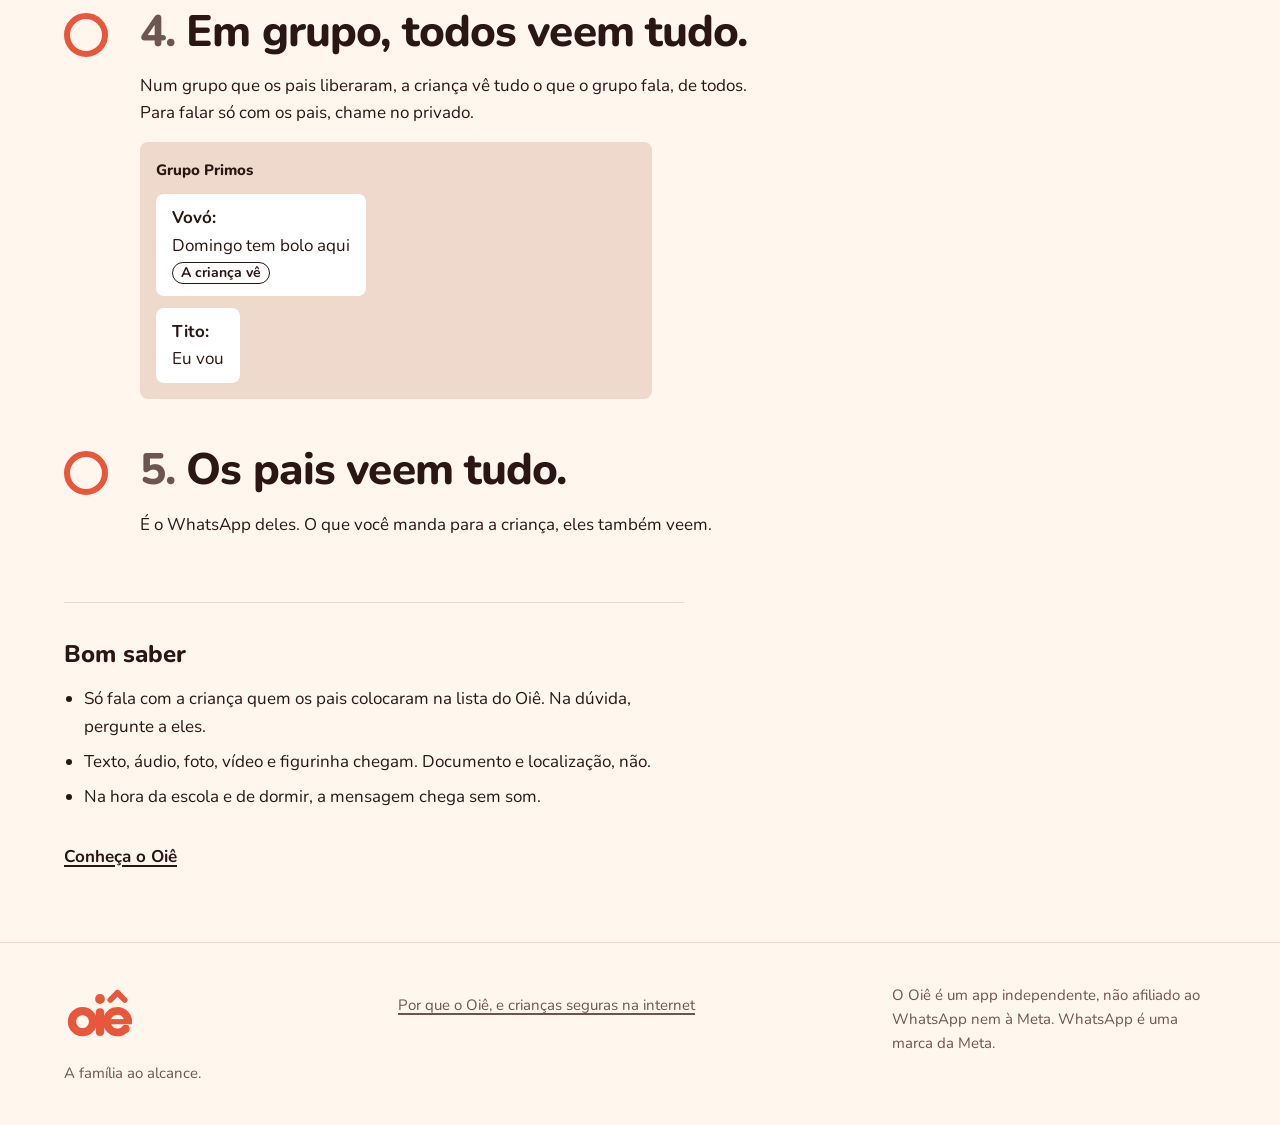
<file: falar-com-a-crianca/index.html>
<!doctype html>
<html lang="pt-BR">
<head>
<meta charset="utf-8">
<meta name="viewport" content="width=device-width, initial-scale=1">
<title>Como falar com uma criança no Oiê</title>
<meta name="description" content="Para a família e os amigos: como falar com uma criança que usa o Oiê. Cinco coisas, com exemplos.">
<meta property="og:type" content="article">
<meta property="og:title" content="Como falar com uma criança no Oiê">
<meta property="og:description" content="Escreva no WhatsApp do pai ou da mãe e comece com o nome da criança. Em grupo, todos veem tudo.">
<meta name="theme-color" media="(prefers-color-scheme: light)" content="#FFF6EE">
<meta name="theme-color" media="(prefers-color-scheme: dark)" content="#1F1210">
<link rel="alternate" hreflang="en" href="../talk-to-a-child/">
<link rel="alternate" hreflang="pt-BR" href="./">
<link rel="icon" href="../assets/favicon.ico" sizes="48x48">
<link rel="icon" href="../assets/favicon.svg" type="image/svg+xml">
<link rel="apple-touch-icon" href="../assets/apple-touch-icon.png">
<link rel="preload" href="../assets/fonts/nunito-400.woff2" as="font" type="font/woff2" crossorigin>
<link rel="preload" href="../assets/fonts/nunito-700.woff2" as="font" type="font/woff2" crossorigin>
<link rel="preload" href="../assets/fonts/nunito-800.woff2" as="font" type="font/woff2" crossorigin>
<link rel="stylesheet" href="../assets/tokens.css">
<link rel="stylesheet" href="../assets/site.css">
<link rel="stylesheet" href="../assets/read.css">
</head>
<body>
<a class="skip" href="#passos">Pular para os passos</a>

<header class="read-top">
  <nav class="nav wrap" aria-label="Oiê">
    <a class="nav__logo" href="../" aria-label="Oiê, página inicial"><img src="../assets/oie-wordmark-coral.svg" alt="Oiê" width="72" height="66"></a>
    <div class="nav__right">
      <div class="nav__links">
        <a class="nav__link" href="../seguranca/">Segurança</a>
        <a class="nav__link" href="./" aria-current="page">Família e amigos</a>
      </div>
      <div class="lang" role="group" aria-label="Idioma">
        <a href="./" aria-current="page" lang="pt-BR">PT</a>
        <a href="../talk-to-a-child/" lang="en" hreflang="en">EN</a>
      </div>
    </div>
  </nav>
</header>

<main class="read wrap">
  <article>
    <header>
      <h1>Como falar com uma criança no Oiê</h1>
      <p class="read-lede">Cinco coisas, com exemplos. A criança dos exemplos se chama Tito.</p>
    </header>
    <div id="passos">
    <section class="stop" aria-labelledby="s1">
      <span class="stop__ring" aria-hidden="true"></span>
      <div class="stop__body">
        <h2 id="s1"><span class="step-n">1.</span> Escreva no WhatsApp do pai ou da mãe.</h2>
        <p class="read-p">A criança usa o número deles. Você não instala nada. As mensagens dela chegam com o nome na frente:</p>
        <ol class="chat" aria-label="Exemplo">
          <li class="msg msg--them"><span class="sr">Tito: </span><b class="msg__who">Tito:</b> <span class="msg__text">Oi vó, tudo bem?</span></li>
        </ol>
      </div>
    </section>
    <section class="stop" aria-labelledby="s2">
      <span class="stop__ring" aria-hidden="true"></span>
      <div class="stop__body">
        <h2 id="s2"><span class="step-n">2.</span> Comece com o nome.</h2>
        <p class="read-p">É assim que o Oiê sabe que a mensagem é para a criança.</p>
        <ol class="chat" aria-label="Exemplo">
          <li class="msg"><span class="sr">Você: </span><span class="msg__text">Tito, quer vir aqui sábado?</span><span class="msg__tag msg__tag--yes">Chega na criança</span></li>
          <li class="msg"><span class="sr">Você: </span><span class="msg__text">Oi Tito, boa noite.</span><span class="msg__tag msg__tag--yes">Chega na criança</span></li>
          <li class="msg"><span class="sr">Você: </span><span class="msg__text">O Tito pode vir sábado?</span><span class="msg__tag">Fica com os pais</span></li>
        </ol>
      </div>
    </section>
    <section class="stop" aria-labelledby="s3">
      <span class="stop__ring" aria-hidden="true"></span>
      <div class="stop__body">
        <h2 id="s3"><span class="step-n">3.</span> Ou responda o que ela mandou.</h2>
        <p class="read-p">Por 24 horas depois que a criança escreve, nem precisa do nome.</p>
        <ol class="chat" aria-label="Exemplo">
          <li class="msg msg--them"><span class="sr">Tito: </span><b class="msg__who">Tito:</b> <span class="msg__text">Fiz um gol hoje</span></li>
          <li class="msg"><span class="sr">Você: </span><span class="msg__text">Que legal, me conta tudo</span><span class="msg__tag msg__tag--yes">Chega na criança</span></li>
        </ol>
      </div>
    </section>
    <section class="stop" aria-labelledby="s4">
      <span class="stop__ring" aria-hidden="true"></span>
      <div class="stop__body">
        <h2 id="s4"><span class="step-n">4.</span> Em grupo, todos veem tudo.</h2>
        <p class="read-p">Num grupo que os pais liberaram, a criança vê tudo o que o grupo fala, de todos. Para falar só com os pais, chame no privado.</p>
        <ol class="chat" aria-label="Exemplo">
          <li class="chat__title" aria-hidden="true">Grupo Primos</li>
          <li class="msg msg--them"><span class="sr">Grupo Primos: </span><b class="msg__who">Vovó:</b> <span class="msg__text">Domingo tem bolo aqui</span><span class="msg__tag msg__tag--yes">A criança vê</span></li>
          <li class="msg msg--them"><span class="sr">Tito: </span><b class="msg__who">Tito:</b> <span class="msg__text">Eu vou</span></li>
        </ol>
      </div>
    </section>
    <section class="stop" aria-labelledby="s5">
      <span class="stop__ring" aria-hidden="true"></span>
      <div class="stop__body">
        <h2 id="s5"><span class="step-n">5.</span> Os pais veem tudo.</h2>
        <p class="read-p">É o WhatsApp deles. O que você manda para a criança, eles também veem.</p>
      </div>
    </section>
    </div>

    <section class="read-good" aria-labelledby="bom">
      <h2 id="bom">Bom saber</h2>
      <ul>
        <li>Só fala com a criança quem os pais colocaram na lista do Oiê. Na dúvida, pergunte a eles.</li>
        <li>Texto, áudio, foto, vídeo e figurinha chegam. Documento e localização, não.</li>
        <li>Na hora da escola e de dormir, a mensagem chega sem som.</li>
      </ul>
      <p class="read-back"><a href="../">Conheça o Oiê</a></p>
    </section>
  </article>
</main>

<footer>
  <div class="foot">
    <div>
      <a href="../" aria-label="Oiê, página inicial"><img src="../assets/oie-wordmark-coral.svg" alt="Oiê" width="72" height="66"></a>
      <p>A família ao alcance.</p>
    </div>
    <ul>
      <li><a href="../seguranca/">Por que o Oiê, e crianças seguras na internet</a></li>
    </ul>
    <p>O Oiê é um app independente, não afiliado ao WhatsApp nem à Meta. WhatsApp é uma marca da Meta.</p>
  </div>
</footer>
</body>
</html>
</file>
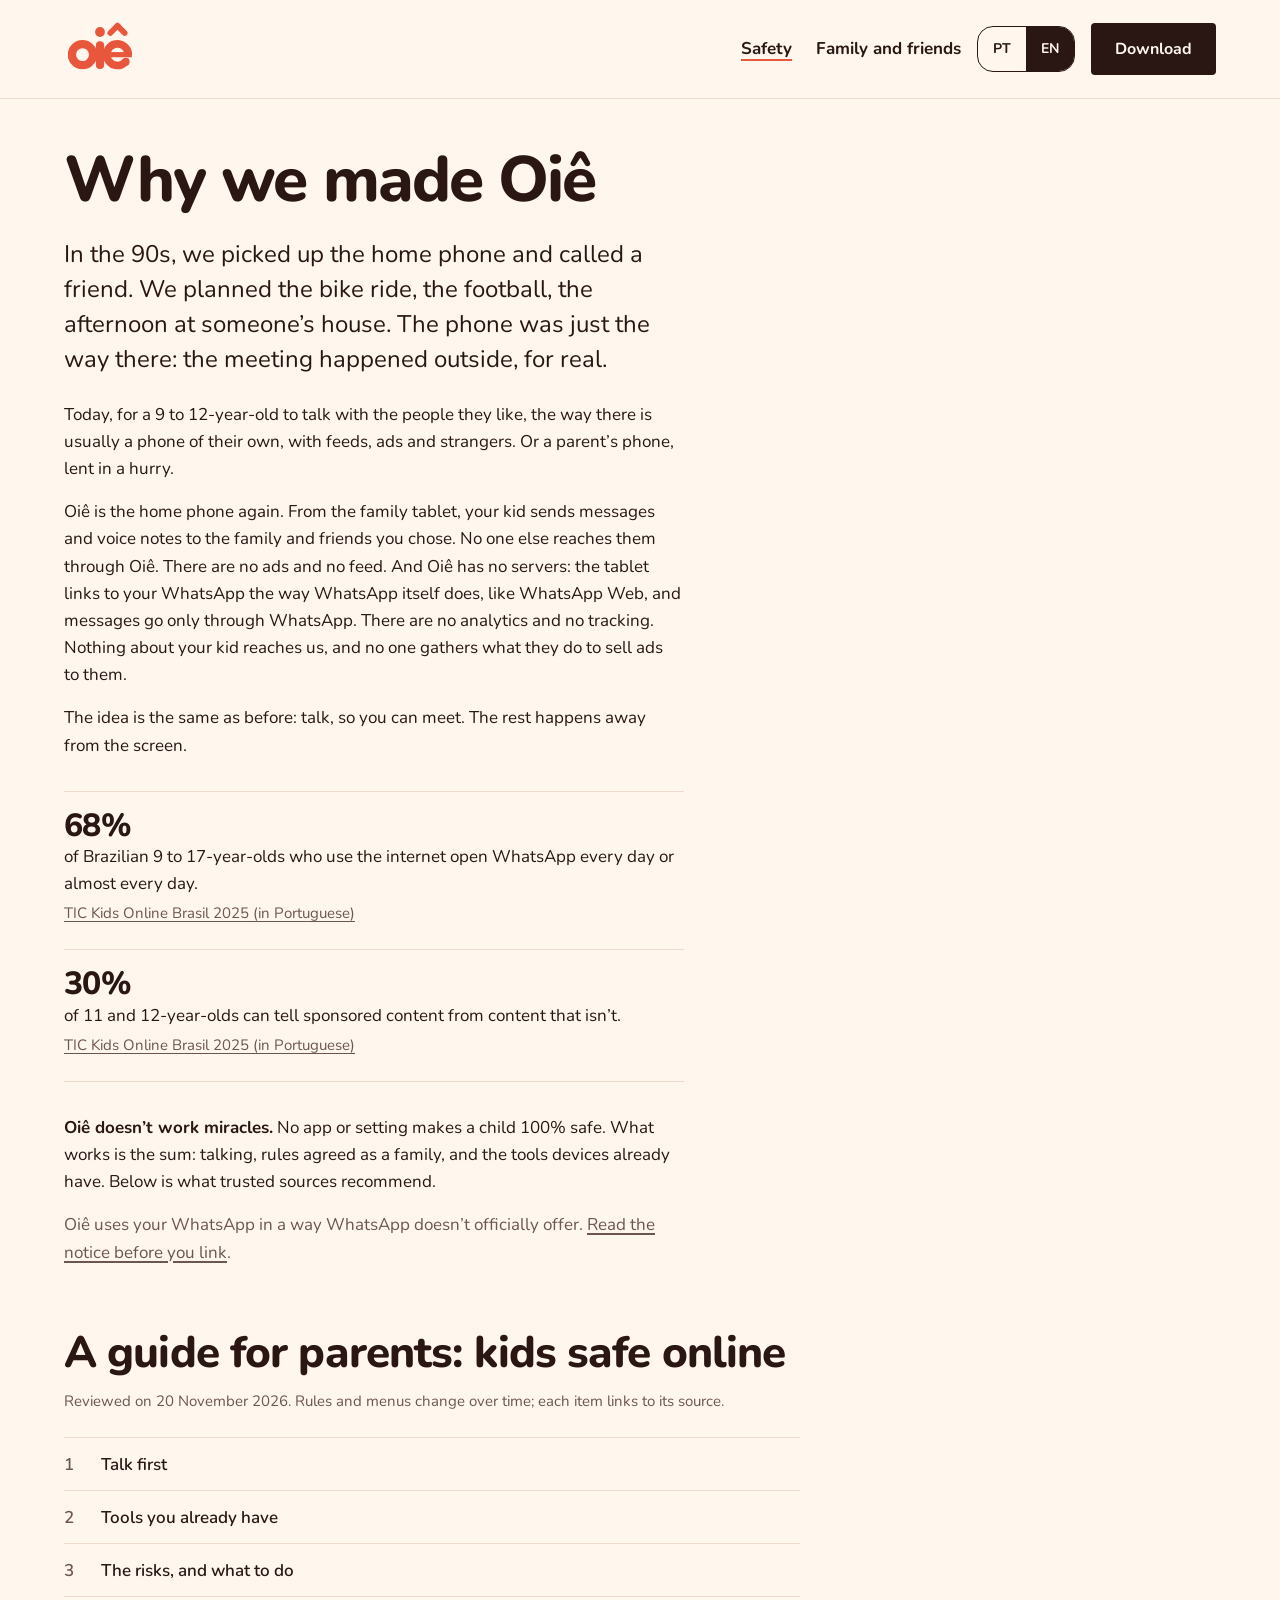
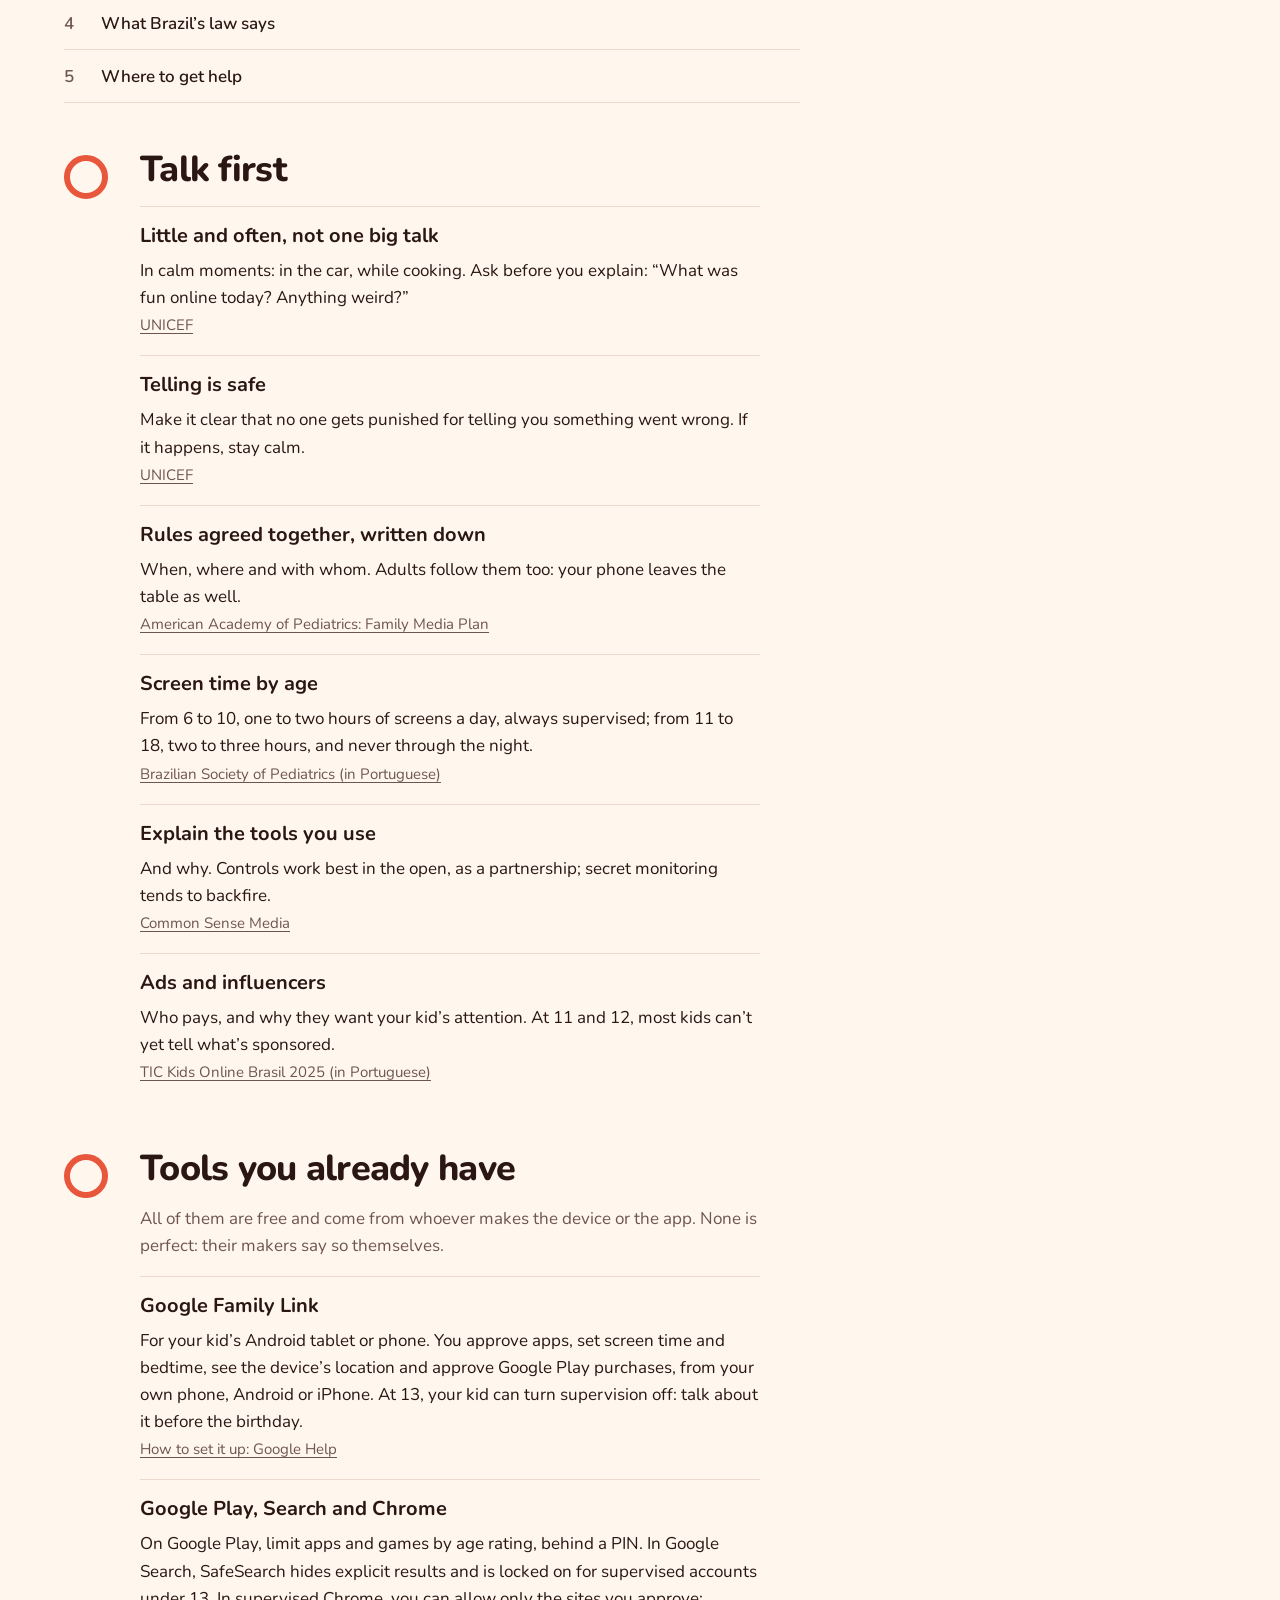
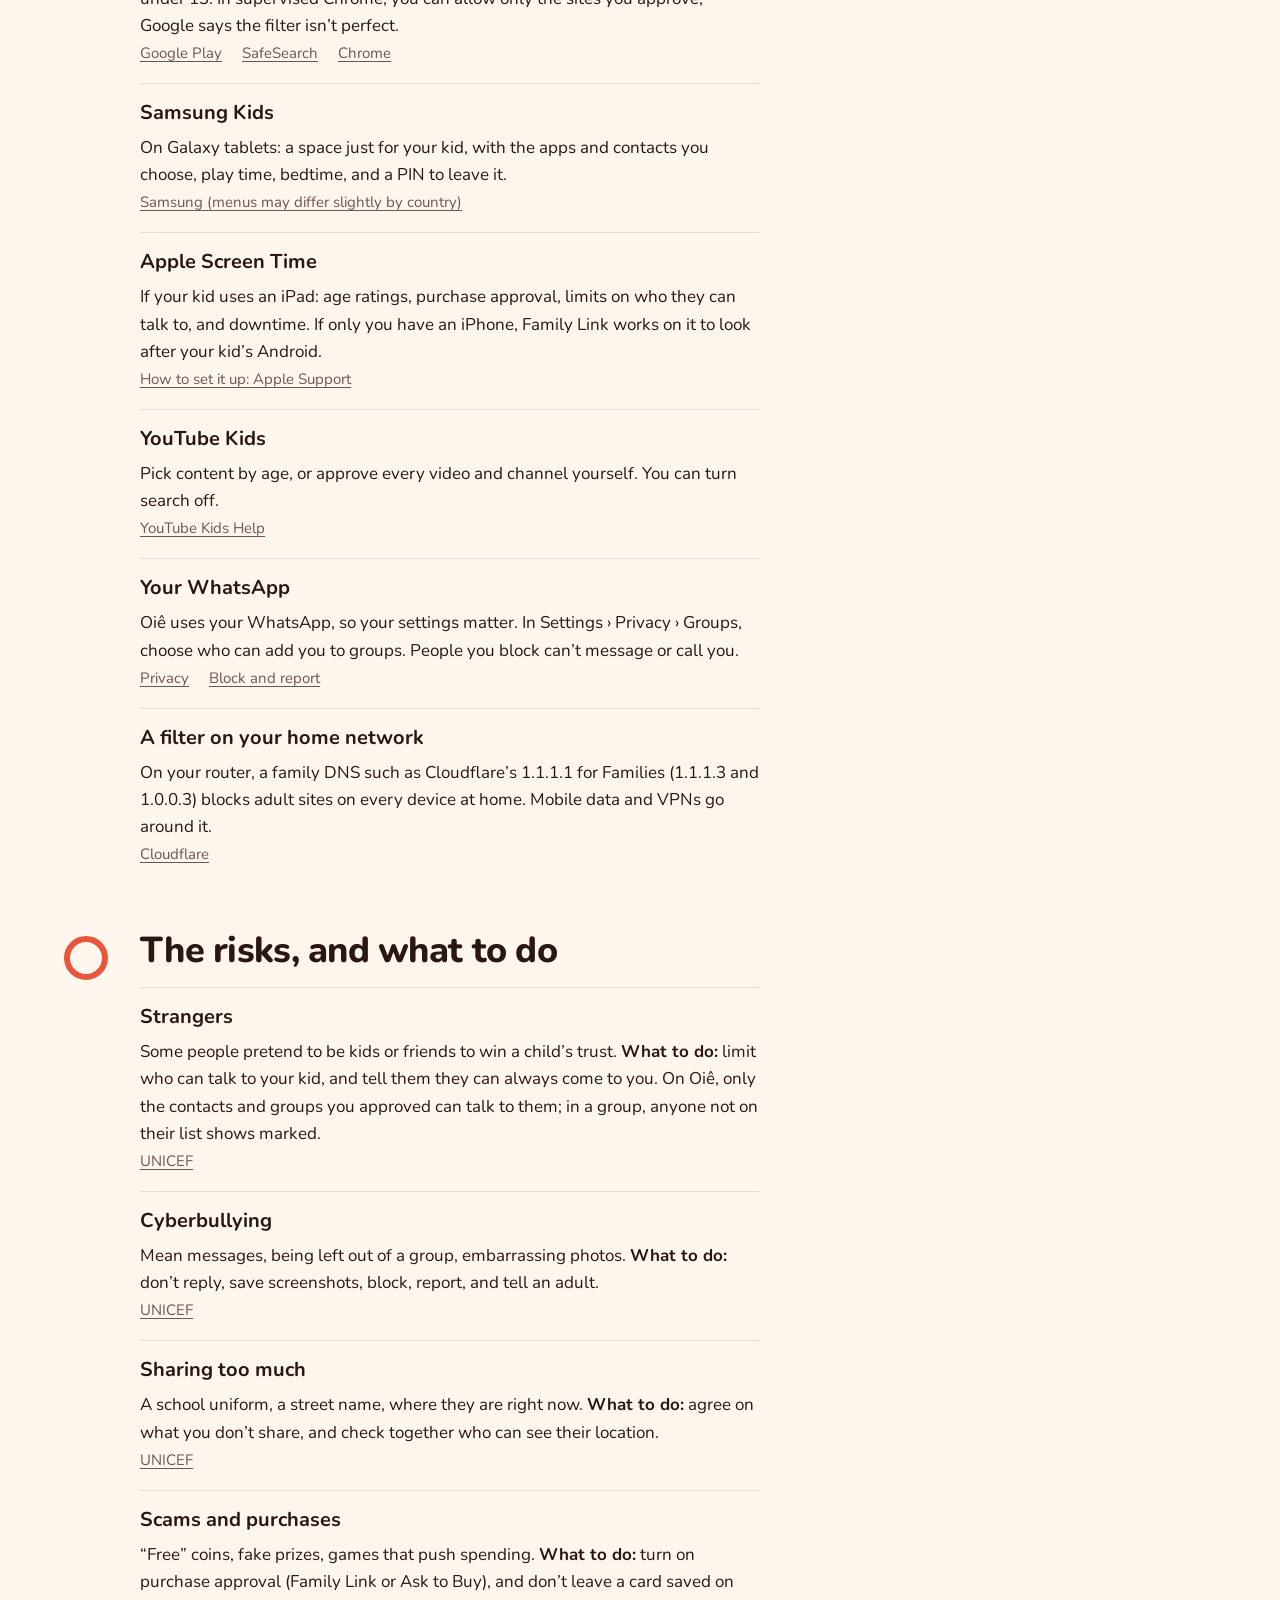
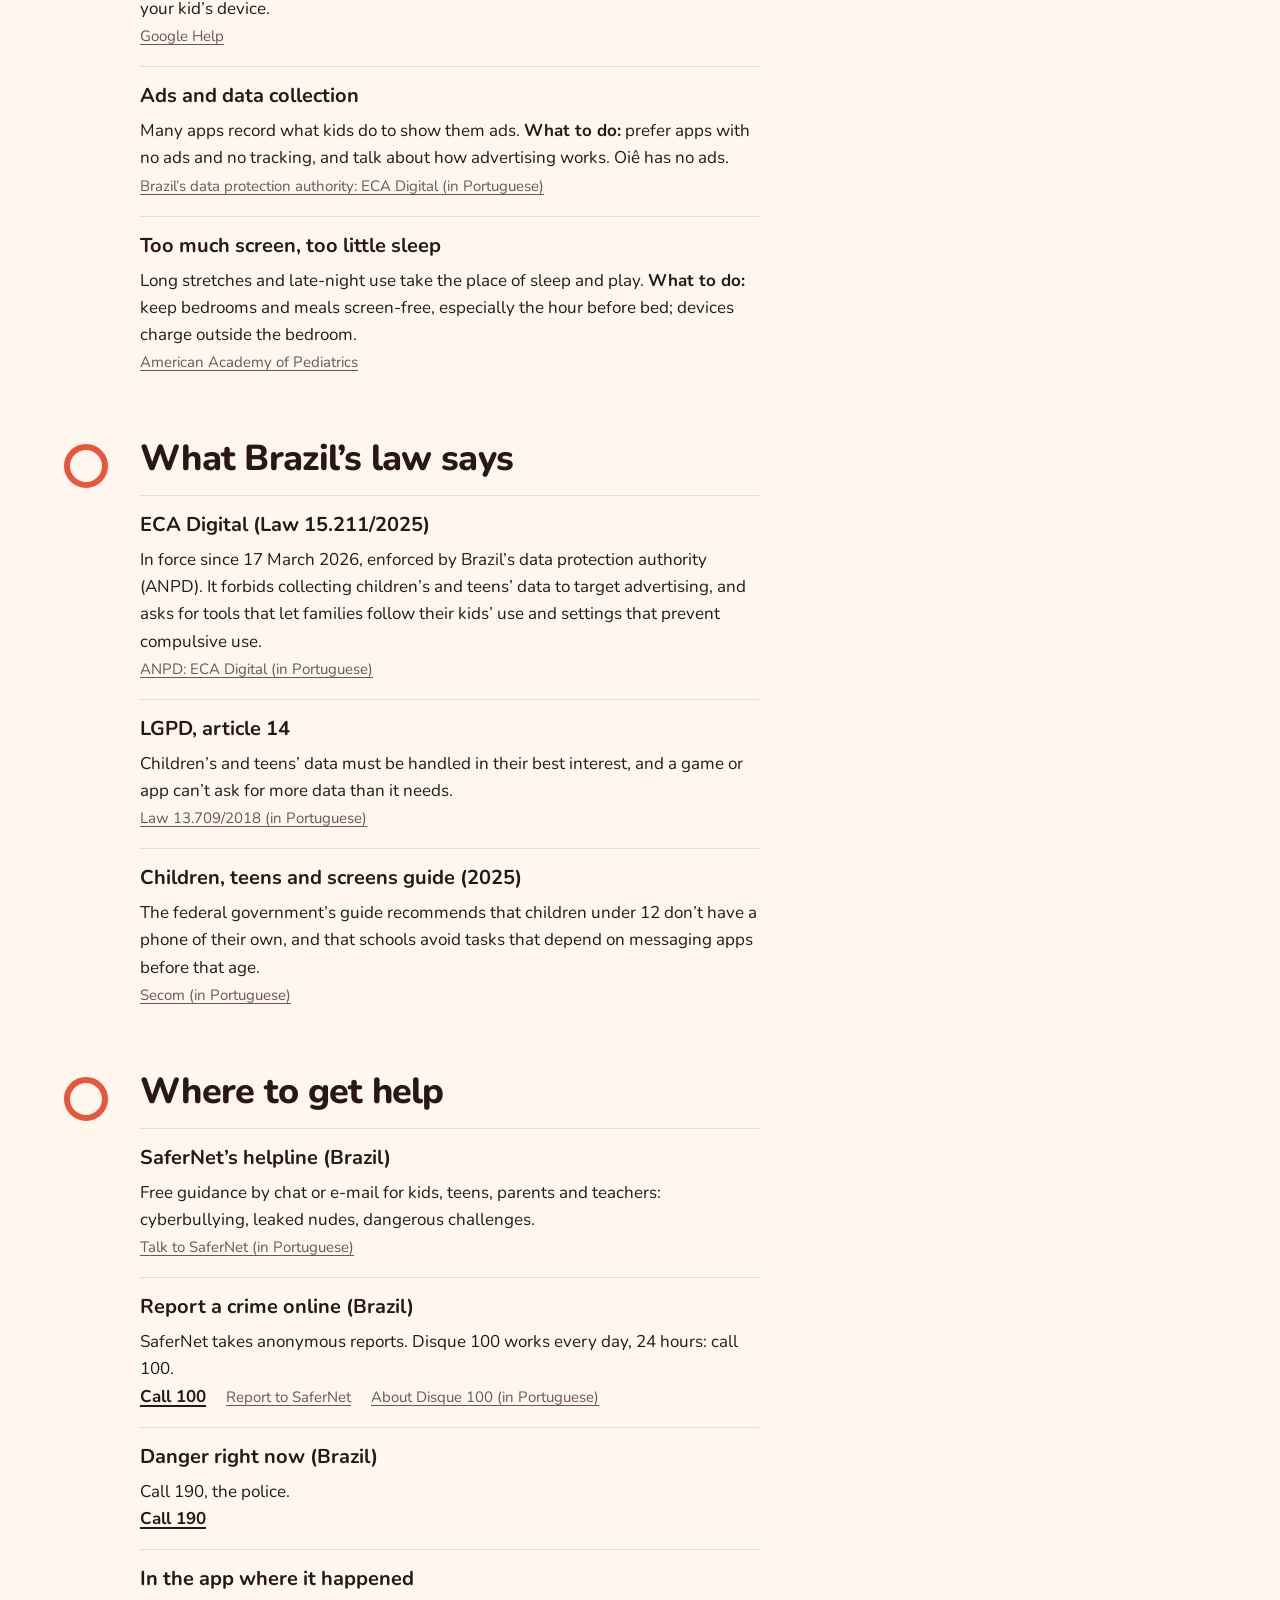
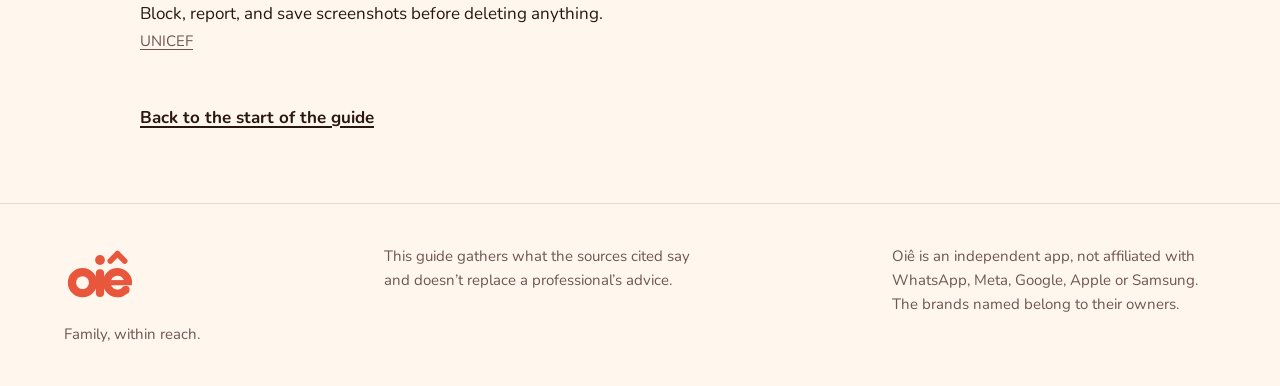
<file: safety/index.html>
<!doctype html>
<html lang="en">
<head>
<meta charset="utf-8">
<meta name="viewport" content="width=device-width, initial-scale=1">
<title>Why we made Oiê, and a guide to keeping kids safe online</title>
<meta name="description" content="Why Oiê exists and what parents can do: talking, Google Family Link and other tools, the risks at 9 to 12, Brazil's rules, and where to get help. With sources.">
<meta property="og:type" content="article">
<meta property="og:title" content="Why we made Oiê">
<meta property="og:description" content="The phone call of the 90s, without ads or data collection. And a sourced guide to keeping kids safe online.">
<meta name="theme-color" media="(prefers-color-scheme: light)" content="#FFF6EE">
<meta name="theme-color" media="(prefers-color-scheme: dark)" content="#1F1210">
<link rel="alternate" hreflang="pt-BR" href="../seguranca/">
<link rel="alternate" hreflang="en" href="./">
<link rel="icon" href="../assets/favicon.ico" sizes="48x48">
<link rel="icon" href="../assets/favicon.svg" type="image/svg+xml">
<link rel="apple-touch-icon" href="../assets/apple-touch-icon.png">
<link rel="preload" href="../assets/fonts/nunito-400.woff2" as="font" type="font/woff2" crossorigin>
<link rel="preload" href="../assets/fonts/nunito-700.woff2" as="font" type="font/woff2" crossorigin>
<link rel="preload" href="../assets/fonts/nunito-800.woff2" as="font" type="font/woff2" crossorigin>
<link rel="stylesheet" href="../assets/tokens.css">
<link rel="stylesheet" href="../assets/site.css">
<link rel="stylesheet" href="../assets/read.css">
</head>
<body>
<a class="skip" href="#guide">Skip to the guide</a>

<header class="read-top">
  <nav class="nav wrap" aria-label="Oiê">
    <a class="nav__logo" href="../?lang=en" aria-label="Oiê, home page"><img src="../assets/oie-wordmark-coral.svg" alt="Oiê" width="72" height="66"></a>
    <div class="nav__right">
      <div class="nav__links">
        <a class="nav__link" href="./" aria-current="page">Safety</a>
        <a class="nav__link" href="../talk-to-a-child/">Family and friends</a>
      </div>
      <div class="lang" role="group" aria-label="Language">
        <a href="../seguranca/" lang="pt-BR" hreflang="pt-BR">PT</a>
        <a href="./" aria-current="page" lang="en">EN</a>
      </div>
      <a class="btn btn--ink nav__get" href="https://github.com/gabrielbr/oie-releases/releases/latest" rel="noopener">Download</a>
    </div>
  </nav>
</header>

<main class="read wrap">
  <article>
    <header class="read-why">
      <h1>Why we made Oiê</h1>
      <p class="read-lede">In the 90s, we picked up the home phone and called a friend. We planned the bike ride, the football, the afternoon at someone’s house. The phone was just the way there: the meeting happened outside, for real.</p>
    </header>

    <div class="read-body">
      <p>Today, for a 9 to 12-year-old to talk with the people they like, the way there is usually a phone of their own, with feeds, ads and strangers. Or a parent’s phone, lent in a hurry.</p>
      <p>Oiê is the home phone again. From the family tablet, your kid sends messages and voice notes to the family and friends you chose. No one else reaches them through Oiê. There are no ads and no feed. And Oiê has no servers: the tablet links to your WhatsApp the way WhatsApp itself does, like WhatsApp Web, and messages go only through WhatsApp. There are no analytics and no tracking. Nothing about your kid reaches us, and no one gathers what they do to sell ads to them.</p>
      <p>The idea is the same as before: talk, so you can meet. The rest happens away from the screen.</p>

      <ul class="figures" aria-label="Some numbers">
        <li><b>68%</b> of Brazilian 9 to 17-year-olds who use the internet open WhatsApp every day or almost every day. <a class="src" href="https://www.cetic.br/media/analises/tic_kids_online_brasil_2025_principais_resultados.pdf" rel="noopener">TIC Kids Online Brasil 2025 (in Portuguese)</a></li>
        <li><b>30%</b> of 11 and 12-year-olds can tell sponsored content from content that isn’t. <a class="src" href="https://www.cetic.br/media/analises/tic_kids_online_brasil_2025_principais_resultados.pdf" rel="noopener">TIC Kids Online Brasil 2025 (in Portuguese)</a></li>
      </ul>

      <p class="read-honest"><b>Oiê doesn’t work miracles.</b> No app or setting makes a child 100% safe. What works is the sum: talking, rules agreed as a family, and the tools devices already have. Below is what trusted sources recommend.</p>
      <p class="read-note">Oiê uses your WhatsApp in a way WhatsApp doesn’t officially offer. <a href="../?lang=en#aviso">Read the notice before you link</a>.</p>
    </div>

    <section id="guide" class="read-guide" aria-labelledby="guide-h">
      <h2 id="guide-h">A guide for parents: kids safe online</h2>
      <p class="read-meta">Reviewed on 20 November 2026. Rules and menus change over time; each item links to its source.</p>
      <nav class="toc" aria-label="In this guide">
        <ol>
          <li><a href="#talk">Talk first</a></li>
          <li><a href="#tools">Tools you already have</a></li>
          <li><a href="#risks">The risks, and what to do</a></li>
          <li><a href="#law">What Brazil’s law says</a></li>
          <li><a href="#help">Where to get help</a></li>
        </ol>
      </nav>

    <section class="stop" aria-labelledby="talk">
      <span class="stop__ring" aria-hidden="true"></span>
      <div class="stop__body">
        <h3 id="talk">Talk first</h3>
        <ol class="items">
          <li><h4>Little and often, not one big talk</h4><p>In calm moments: in the car, while cooking. Ask before you explain: “What was fun online today? Anything weird?”</p><a class="src" href="https://www.unicef.org/parenting/child-care/keep-your-child-safe-online" rel="noopener">UNICEF</a></li>
          <li><h4>Telling is safe</h4><p>Make it clear that no one gets punished for telling you something went wrong. If it happens, stay calm.</p><a class="src" href="https://www.unicef.org/parenting/child-care/keep-your-child-safe-online" rel="noopener">UNICEF</a></li>
          <li><h4>Rules agreed together, written down</h4><p>When, where and with whom. Adults follow them too: your phone leaves the table as well.</p><a class="src" href="https://www.healthychildren.org/English/family-life/Media/Pages/How-to-Make-a-Family-Media-Use-Plan.aspx" rel="noopener">American Academy of Pediatrics: Family Media Plan</a></li>
          <li><h4>Screen time by age</h4><p>From 6 to 10, one to two hours of screens a day, always supervised; from 11 to 18, two to three hours, and never through the night.</p><a class="src" href="https://www.sbp.com.br/imprensa/detalhe/news/sociedade-brasileira-de-pediatria-atualiza-orientacoes-para-criancas-e-adolescentes-na-era-digital/" rel="noopener">Brazilian Society of Pediatrics (in Portuguese)</a></li>
          <li><h4>Explain the tools you use</h4><p>And why. Controls work best in the open, as a partnership; secret monitoring tends to backfire.</p><a class="src" href="https://www.commonsensemedia.org/articles/parents-ultimate-guide-to-parental-controls" rel="noopener">Common Sense Media</a></li>
          <li><h4>Ads and influencers</h4><p>Who pays, and why they want your kid’s attention. At 11 and 12, most kids can’t yet tell what’s sponsored.</p><a class="src" href="https://www.cetic.br/media/analises/tic_kids_online_brasil_2025_principais_resultados.pdf" rel="noopener">TIC Kids Online Brasil 2025 (in Portuguese)</a></li>
        </ol>
      </div>
    </section>

    <section class="stop" aria-labelledby="tools">
      <span class="stop__ring" aria-hidden="true"></span>
      <div class="stop__body">
        <h3 id="tools">Tools you already have</h3>
        <p class="read-intro">All of them are free and come from whoever makes the device or the app. None is perfect: their makers say so themselves.</p>
        <ul class="items">
          <li><h4>Google Family Link</h4><p>For your kid’s Android tablet or phone. You approve apps, set screen time and bedtime, see the device’s location and approve Google Play purchases, from your own phone, Android or iPhone. At 13, your kid can turn supervision off: talk about it before the birthday.</p><a class="src" href="https://support.google.com/families/answer/7101025?hl=en" rel="noopener">How to set it up: Google Help</a></li>
          <li><h4>Google Play, Search and Chrome</h4><p>On Google Play, limit apps and games by age rating, behind a PIN. In Google Search, SafeSearch hides explicit results and is locked on for supervised accounts under 13. In supervised Chrome, you can allow only the sites you approve; Google says the filter isn’t perfect.</p><a class="src" href="https://support.google.com/googleplay/answer/1075738?hl=en" rel="noopener">Google Play</a> <a class="src" href="https://support.google.com/websearch/answer/510?hl=en" rel="noopener">SafeSearch</a> <a class="src" href="https://support.google.com/families/answer/7087030?hl=en" rel="noopener">Chrome</a></li>
          <li><h4>Samsung Kids</h4><p>On Galaxy tablets: a space just for your kid, with the apps and contacts you choose, play time, bedtime, and a PIN to leave it.</p><a class="src" href="https://www.samsung.com/us/support/answer/ANS10003300/" rel="noopener">Samsung (menus may differ slightly by country)</a></li>
          <li><h4>Apple Screen Time</h4><p>If your kid uses an iPad: age ratings, purchase approval, limits on who they can talk to, and downtime. If only you have an iPhone, Family Link works on it to look after your kid’s Android.</p><a class="src" href="https://support.apple.com/en-us/105121" rel="noopener">How to set it up: Apple Support</a></li>
          <li><h4>YouTube Kids</h4><p>Pick content by age, or approve every video and channel yourself. You can turn search off.</p><a class="src" href="https://support.google.com/youtubekids/answer/6172308?hl=en" rel="noopener">YouTube Kids Help</a></li>
          <li><h4>Your WhatsApp</h4><p>Oiê uses your WhatsApp, so your settings matter. In Settings › Privacy › Groups, choose who can add you to groups. People you block can’t message or call you.</p><a class="src" href="https://faq.whatsapp.com/3307102709559968" rel="noopener">Privacy</a> <a class="src" href="https://faq.whatsapp.com/1142481766359885" rel="noopener">Block and report</a></li>
          <li><h4>A filter on your home network</h4><p>On your router, a family DNS such as Cloudflare’s 1.1.1.1 for Families (1.1.1.3 and 1.0.0.3) blocks adult sites on every device at home. Mobile data and VPNs go around it.</p><a class="src" href="https://developers.cloudflare.com/1.1.1.1/setup/" rel="noopener">Cloudflare</a></li>
        </ul>
      </div>
    </section>

    <section class="stop" aria-labelledby="risks">
      <span class="stop__ring" aria-hidden="true"></span>
      <div class="stop__body">
        <h3 id="risks">The risks, and what to do</h3>
        <ul class="items">
          <li><h4>Strangers</h4><p>Some people pretend to be kids or friends to win a child’s trust. <b>What to do:</b> limit who can talk to your kid, and tell them they can always come to you. On Oiê, only the contacts and groups you approved can talk to them; in a group, anyone not on their list shows marked.</p><a class="src" href="https://www.unicef.org/parenting/child-care/keep-your-child-safe-online" rel="noopener">UNICEF</a></li>
          <li><h4>Cyberbullying</h4><p>Mean messages, being left out of a group, embarrassing photos. <b>What to do:</b> don’t reply, save screenshots, block, report, and tell an adult.</p><a class="src" href="https://www.unicef.org/end-violence/how-to-stop-cyberbullying" rel="noopener">UNICEF</a></li>
          <li><h4>Sharing too much</h4><p>A school uniform, a street name, where they are right now. <b>What to do:</b> agree on what you don’t share, and check together who can see their location.</p><a class="src" href="https://www.unicef.org/parenting/child-care/keep-your-child-safe-online" rel="noopener">UNICEF</a></li>
          <li><h4>Scams and purchases</h4><p>“Free” coins, fake prizes, games that push spending. <b>What to do:</b> turn on purchase approval (Family Link or Ask to Buy), and don’t leave a card saved on your kid’s device.</p><a class="src" href="https://support.google.com/families/answer/7101025?hl=en" rel="noopener">Google Help</a></li>
          <li><h4>Ads and data collection</h4><p>Many apps record what kids do to show them ads. <b>What to do:</b> prefer apps with no ads and no tracking, and talk about how advertising works. Oiê has no ads.</p><a class="src" href="https://www.gov.br/anpd/pt-br/assuntos/eca-digital" rel="noopener">Brazil’s data protection authority: ECA Digital (in Portuguese)</a></li>
          <li><h4>Too much screen, too little sleep</h4><p>Long stretches and late-night use take the place of sleep and play. <b>What to do:</b> keep bedrooms and meals screen-free, especially the hour before bed; devices charge outside the bedroom.</p><a class="src" href="https://www.healthychildren.org/English/family-life/Media/Pages/helping-kids-thrive-in-a-digital-world-AAP-policy-explained.aspx" rel="noopener">American Academy of Pediatrics</a></li>
        </ul>
      </div>
    </section>

    <section class="stop" aria-labelledby="law">
      <span class="stop__ring" aria-hidden="true"></span>
      <div class="stop__body">
        <h3 id="law">What Brazil’s law says</h3>
        <ul class="items">
          <li><h4>ECA Digital (Law 15.211/2025)</h4><p>In force since 17 March 2026, enforced by Brazil’s data protection authority (ANPD). It forbids collecting children’s and teens’ data to target advertising, and asks for tools that let families follow their kids’ use and settings that prevent compulsive use.</p><a class="src" href="https://www.gov.br/anpd/pt-br/assuntos/eca-digital" rel="noopener">ANPD: ECA Digital (in Portuguese)</a></li>
          <li><h4>LGPD, article 14</h4><p>Children’s and teens’ data must be handled in their best interest, and a game or app can’t ask for more data than it needs.</p><a class="src" href="https://www.planalto.gov.br/ccivil_03/_ato2015-2018/2018/lei/l13709.htm" rel="noopener">Law 13.709/2018 (in Portuguese)</a></li>
          <li><h4>Children, teens and screens guide (2025)</h4><p>The federal government’s guide recommends that children under 12 don’t have a phone of their own, and that schools avoid tasks that depend on messaging apps before that age.</p><a class="src" href="https://www.gov.br/secom/pt-br/assuntos/uso-de-telas-por-criancas-e-adolescentes/guia/destaques-do-guia/resumo-das-recomendacoes" rel="noopener">Secom (in Portuguese)</a></li>
        </ul>
      </div>
    </section>

    <section class="stop" aria-labelledby="help">
      <span class="stop__ring" aria-hidden="true"></span>
      <div class="stop__body">
        <h3 id="help">Where to get help</h3>
        <ul class="items">
          <li><h4>SaferNet’s helpline (Brazil)</h4><p>Free guidance by chat or e-mail for kids, teens, parents and teachers: cyberbullying, leaked nudes, dangerous challenges.</p><a class="src" href="https://new.safernet.org.br/helpline" rel="noopener">Talk to SaferNet (in Portuguese)</a></li>
          <li><h4>Report a crime online (Brazil)</h4><p>SaferNet takes anonymous reports. Disque 100 works every day, 24 hours: call 100.</p><a class="call" href="tel:100">Call 100</a> <a class="src" href="https://new.safernet.org.br/denuncie" rel="noopener">Report to SaferNet</a> <a class="src" href="https://www.gov.br/pt-br/servicos/denunciar-violacao-de-direitos-humanos" rel="noopener">About Disque 100 (in Portuguese)</a></li>
          <li><h4>Danger right now (Brazil)</h4><p>Call 190, the police.</p><a class="call" href="tel:190">Call 190</a></li>
          <li><h4>In the app where it happened</h4><p>Block, report, and save screenshots before deleting anything.</p><a class="src" href="https://www.unicef.org/end-violence/how-to-stop-cyberbullying" rel="noopener">UNICEF</a></li>
        </ul>
        <p class="read-back"><a href="#guide">Back to the start of the guide</a></p>
      </div>
    </section>
    </section>
  </article>
</main>

<footer>
  <div class="foot">
    <div>
      <a href="../?lang=en" aria-label="Oiê, home page"><img src="../assets/oie-wordmark-coral.svg" alt="Oiê" width="72" height="66"></a>
      <p>Family, within reach.</p>
    </div>
    <p>This guide gathers what the sources cited say and doesn’t replace a professional’s advice.</p>
    <p>Oiê is an independent app, not affiliated with WhatsApp, Meta, Google, Apple or Samsung. The brands named belong to their owners.</p>
  </div>
</footer>
</body>
</html>
</file>
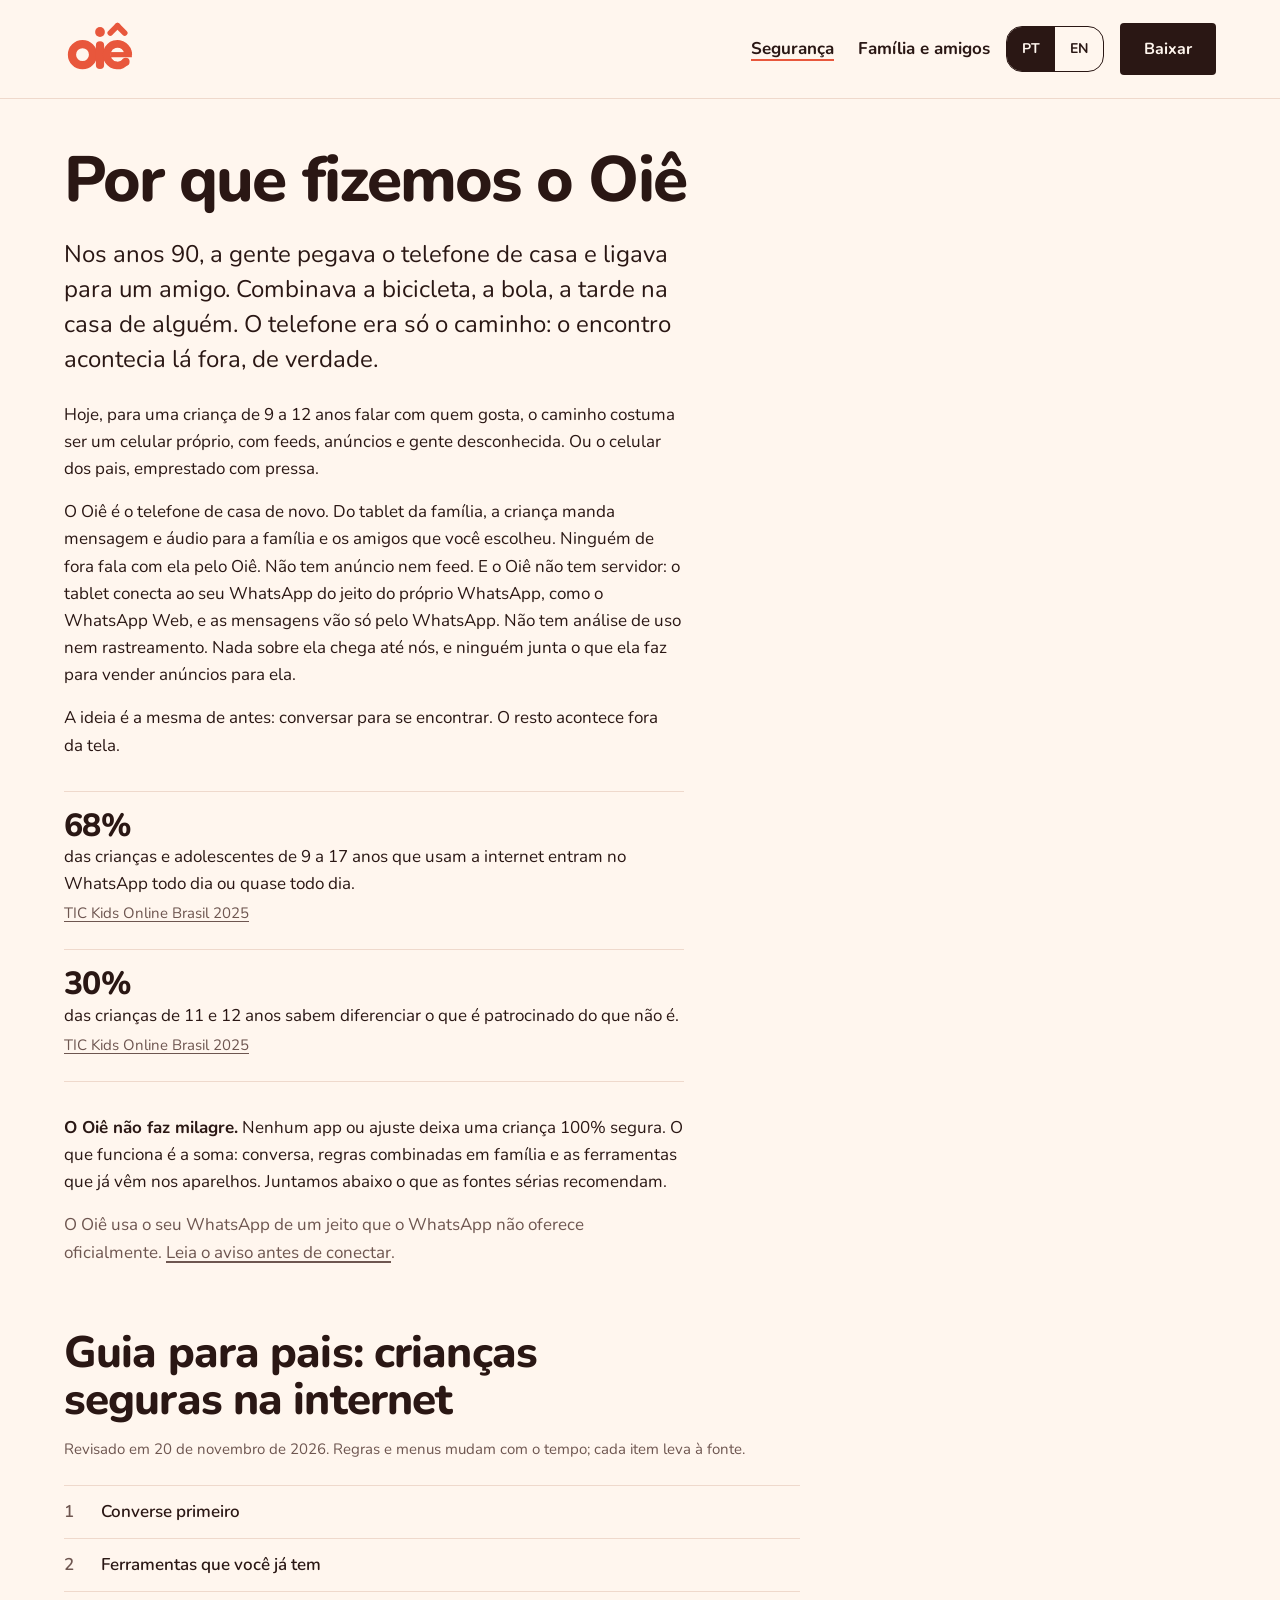
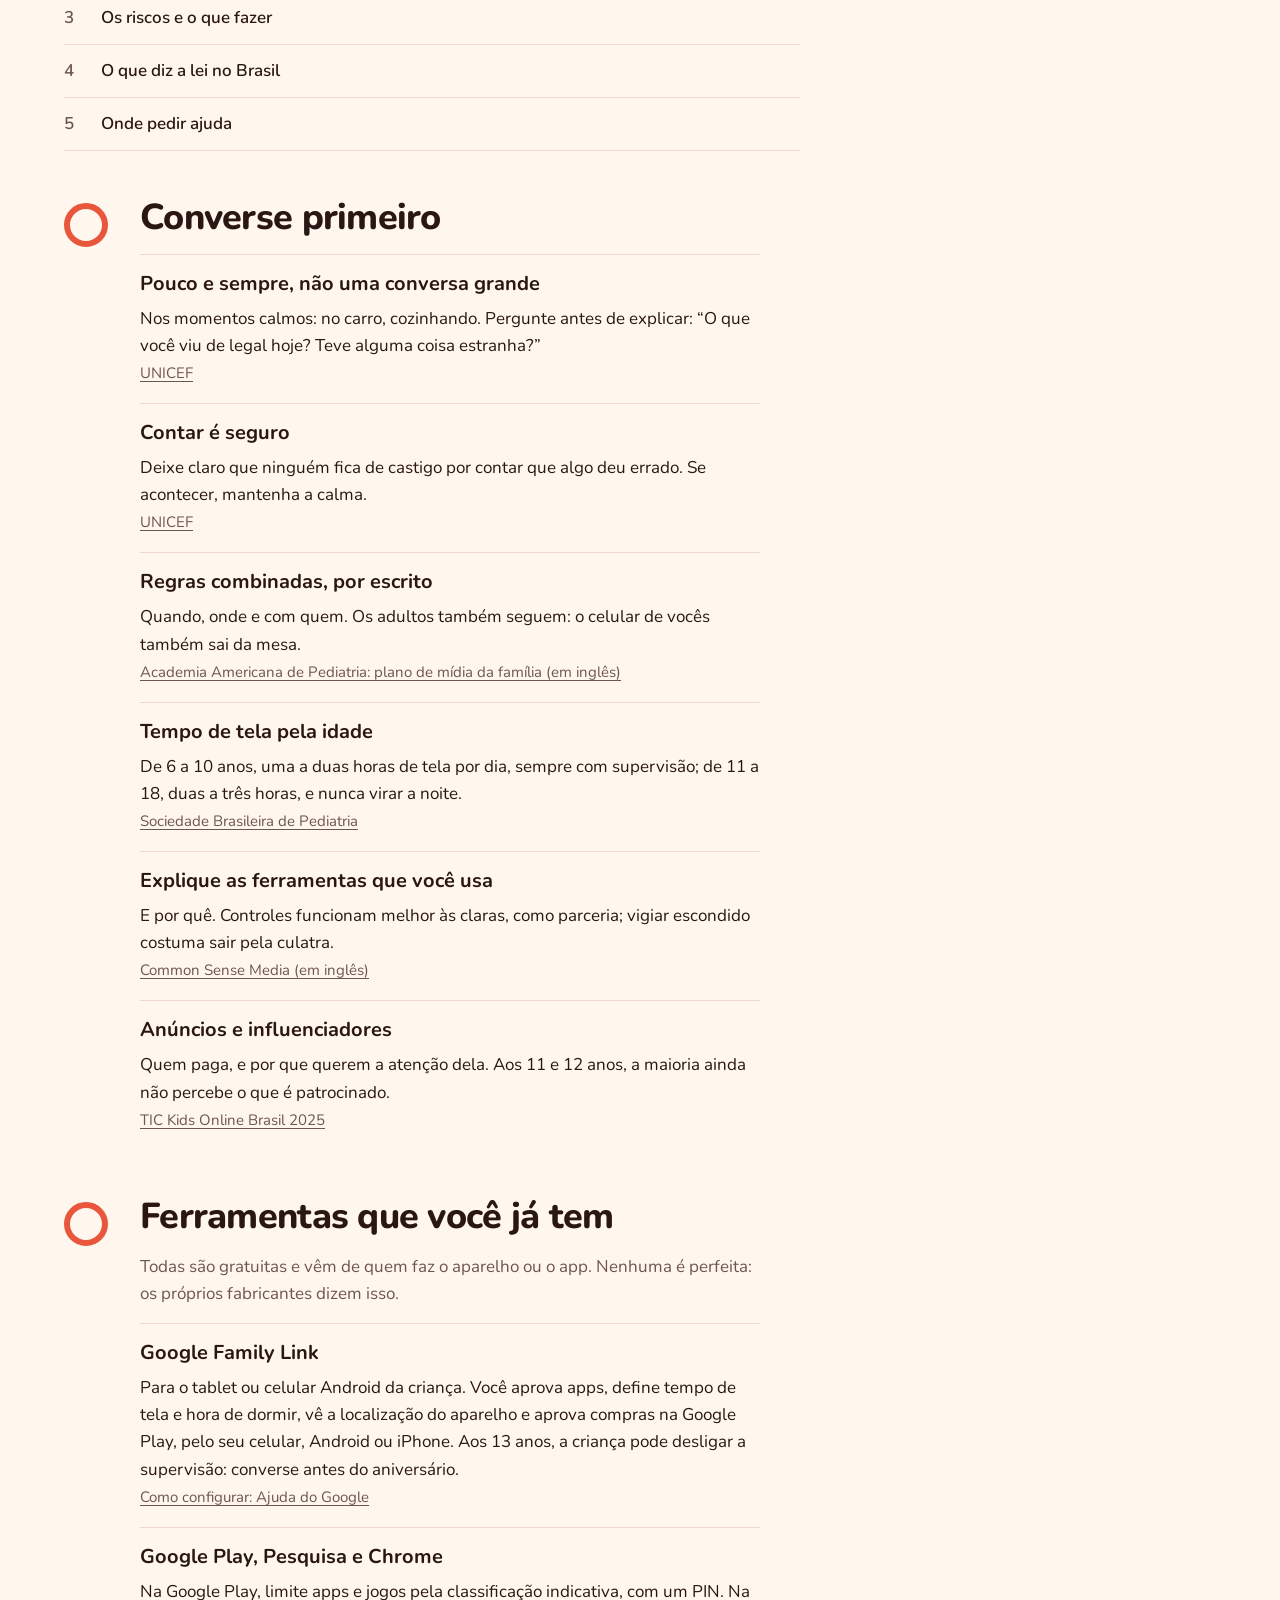
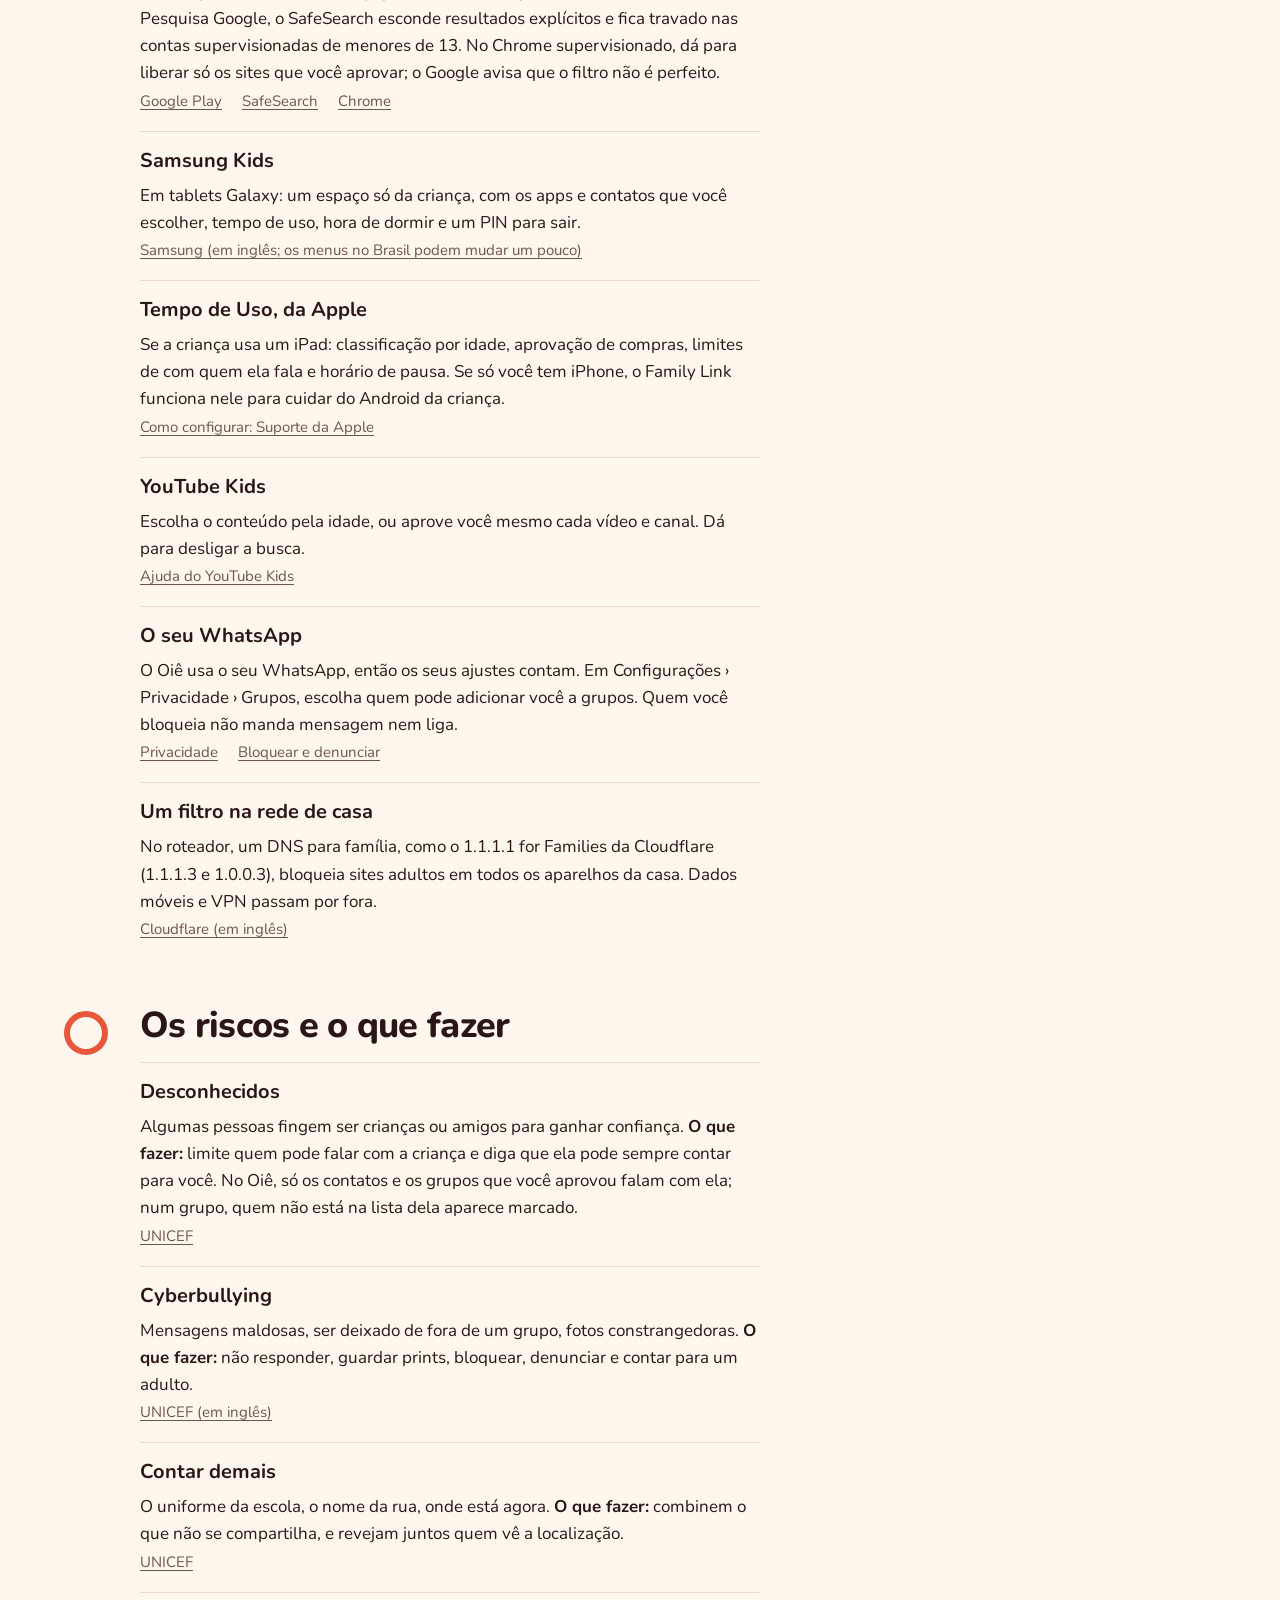
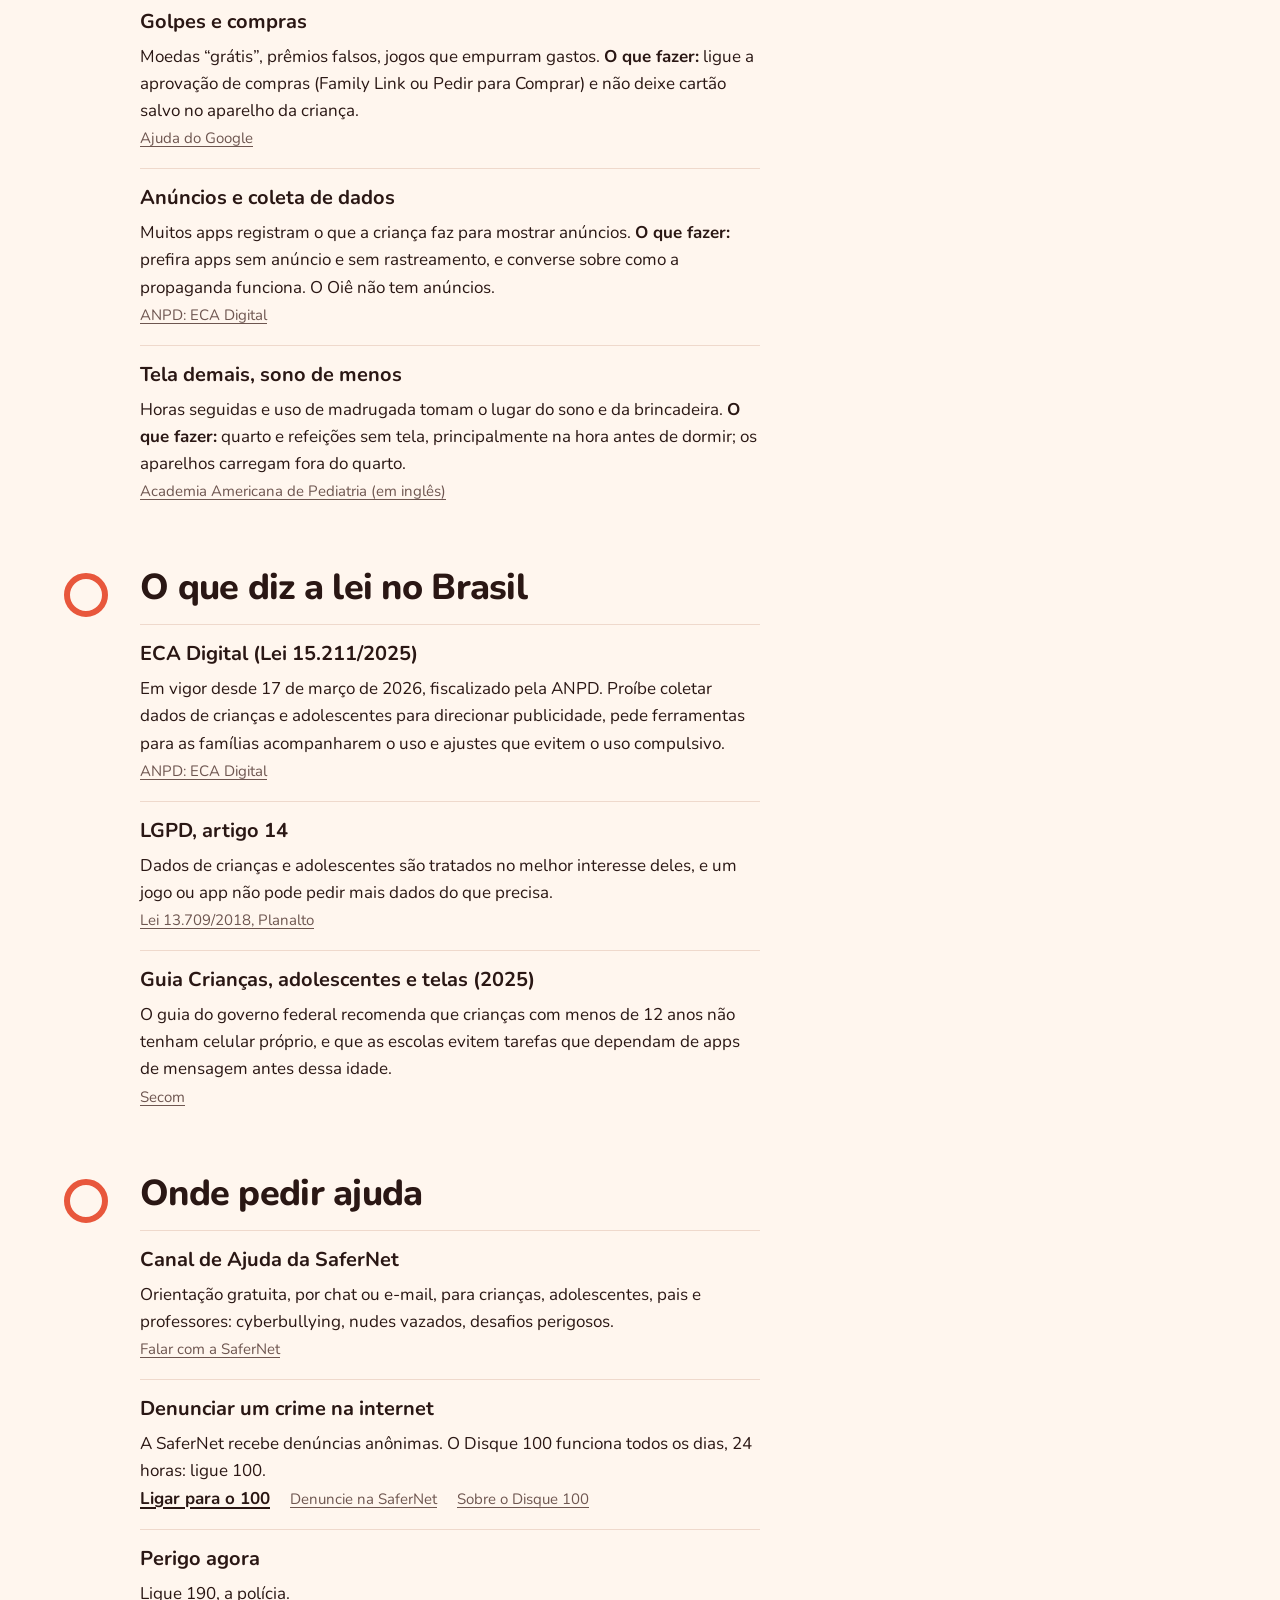
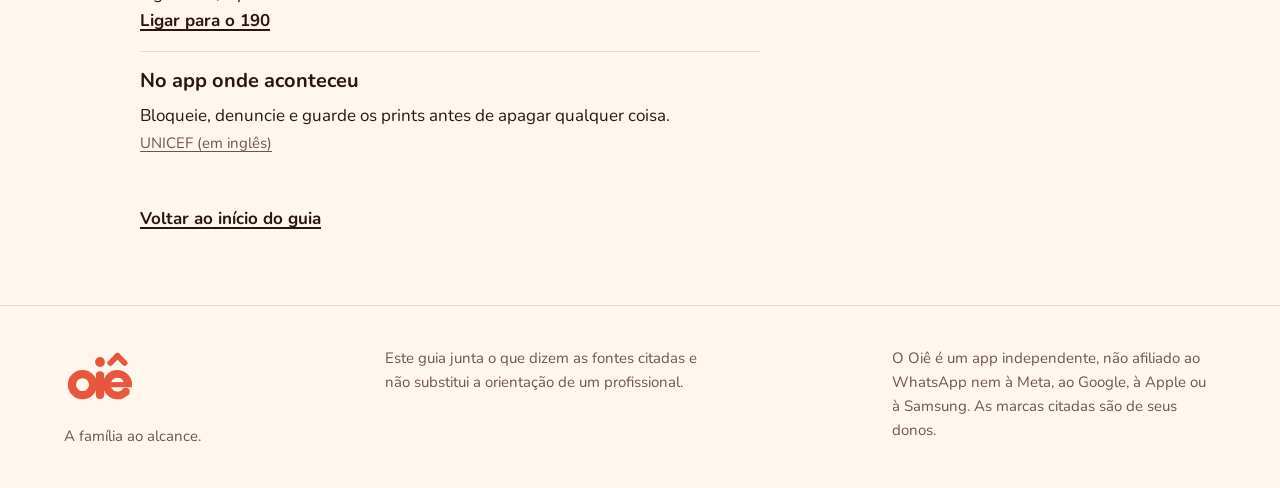
<file: seguranca/index.html>
<!doctype html>
<html lang="pt-BR">
<head>
<meta charset="utf-8">
<meta name="viewport" content="width=device-width, initial-scale=1">
<title>Por que fizemos o Oiê, e um guia para crianças seguras na internet</title>
<meta name="description" content="Por que o Oiê existe e o que pais podem fazer: conversa, Google Family Link e outras ferramentas, os riscos aos 9–12 anos, o que diz a lei e onde pedir ajuda. Com as fontes.">
<meta property="og:type" content="article">
<meta property="og:title" content="Por que fizemos o Oiê">
<meta property="og:description" content="A conversa dos anos 90, sem anúncios e sem coleta de dados. E um guia, com fontes, para crianças seguras na internet.">
<meta name="theme-color" media="(prefers-color-scheme: light)" content="#FFF6EE">
<meta name="theme-color" media="(prefers-color-scheme: dark)" content="#1F1210">
<link rel="alternate" hreflang="en" href="../safety/">
<link rel="alternate" hreflang="pt-BR" href="./">
<link rel="icon" href="../assets/favicon.ico" sizes="48x48">
<link rel="icon" href="../assets/favicon.svg" type="image/svg+xml">
<link rel="apple-touch-icon" href="../assets/apple-touch-icon.png">
<link rel="preload" href="../assets/fonts/nunito-400.woff2" as="font" type="font/woff2" crossorigin>
<link rel="preload" href="../assets/fonts/nunito-700.woff2" as="font" type="font/woff2" crossorigin>
<link rel="preload" href="../assets/fonts/nunito-800.woff2" as="font" type="font/woff2" crossorigin>
<link rel="stylesheet" href="../assets/tokens.css">
<link rel="stylesheet" href="../assets/site.css">
<link rel="stylesheet" href="../assets/read.css">
</head>
<body>
<a class="skip" href="#guia">Pular para o guia</a>

<header class="read-top">
  <nav class="nav wrap" aria-label="Oiê">
    <a class="nav__logo" href="../" aria-label="Oiê, página inicial"><img src="../assets/oie-wordmark-coral.svg" alt="Oiê" width="72" height="66"></a>
    <div class="nav__right">
      <div class="nav__links">
        <a class="nav__link" href="./" aria-current="page">Segurança</a>
        <a class="nav__link" href="../falar-com-a-crianca/">Família e amigos</a>
      </div>
      <div class="lang" role="group" aria-label="Idioma">
        <a href="./" aria-current="page" lang="pt-BR">PT</a>
        <a href="../safety/" lang="en" hreflang="en">EN</a>
      </div>
      <a class="btn btn--ink nav__get" href="https://github.com/gabrielbr/oie-releases/releases/latest" rel="noopener">Baixar</a>
    </div>
  </nav>
</header>

<main class="read wrap">
  <article>
    <header class="read-why">
      <h1>Por que fizemos o Oiê</h1>
      <p class="read-lede">Nos anos 90, a gente pegava o telefone de casa e ligava para um amigo. Combinava a bicicleta, a bola, a tarde na casa de alguém. O telefone era só o caminho: o encontro acontecia lá fora, de verdade.</p>
    </header>

    <div class="read-body">
      <p>Hoje, para uma criança de 9 a 12 anos falar com quem gosta, o caminho costuma ser um celular próprio, com feeds, anúncios e gente desconhecida. Ou o celular dos pais, emprestado com pressa.</p>
      <p>O Oiê é o telefone de casa de novo. Do tablet da família, a criança manda mensagem e áudio para a família e os amigos que você escolheu. Ninguém de fora fala com ela pelo Oiê. Não tem anúncio nem feed. E o Oiê não tem servidor: o tablet conecta ao seu WhatsApp do jeito do próprio WhatsApp, como o WhatsApp Web, e as mensagens vão só pelo WhatsApp. Não tem análise de uso nem rastreamento. Nada sobre ela chega até nós, e ninguém junta o que ela faz para vender anúncios para ela.</p>
      <p>A ideia é a mesma de antes: conversar para se encontrar. O resto acontece fora da tela.</p>

      <ul class="figures" aria-label="Alguns números">
        <li><b>68%</b> das crianças e adolescentes de 9 a 17 anos que usam a internet entram no WhatsApp todo dia ou quase todo dia. <a class="src" href="https://www.cetic.br/media/analises/tic_kids_online_brasil_2025_principais_resultados.pdf" rel="noopener">TIC Kids Online Brasil 2025</a></li>
        <li><b>30%</b> das crianças de 11 e 12 anos sabem diferenciar o que é patrocinado do que não é. <a class="src" href="https://www.cetic.br/media/analises/tic_kids_online_brasil_2025_principais_resultados.pdf" rel="noopener">TIC Kids Online Brasil 2025</a></li>
      </ul>

      <p class="read-honest"><b>O Oiê não faz milagre.</b> Nenhum app ou ajuste deixa uma criança 100% segura. O que funciona é a soma: conversa, regras combinadas em família e as ferramentas que já vêm nos aparelhos. Juntamos abaixo o que as fontes sérias recomendam.</p>
      <p class="read-note">O Oiê usa o seu WhatsApp de um jeito que o WhatsApp não oferece oficialmente. <a href="../#aviso">Leia o aviso antes de conectar</a>.</p>
    </div>

    <section id="guia" class="read-guide" aria-labelledby="guia-h">
      <h2 id="guia-h">Guia para pais: crianças seguras na internet</h2>
      <p class="read-meta">Revisado em 20 de novembro de 2026. Regras e menus mudam com o tempo; cada item leva à fonte.</p>
      <nav class="toc" aria-label="Neste guia">
        <ol>
          <li><a href="#converse">Converse primeiro</a></li>
          <li><a href="#ferramentas">Ferramentas que você já tem</a></li>
          <li><a href="#riscos">Os riscos e o que fazer</a></li>
          <li><a href="#lei">O que diz a lei no Brasil</a></li>
          <li><a href="#ajuda">Onde pedir ajuda</a></li>
        </ol>
      </nav>

    <section class="stop" aria-labelledby="converse">
      <span class="stop__ring" aria-hidden="true"></span>
      <div class="stop__body">
        <h3 id="converse">Converse primeiro</h3>
        <ol class="items">
          <li><h4>Pouco e sempre, não uma conversa grande</h4><p>Nos momentos calmos: no carro, cozinhando. Pergunte antes de explicar: “O que você viu de legal hoje? Teve alguma coisa estranha?”</p><a class="src" href="https://www.unicef.org/parenting/child-care/keep-your-child-safe-online" rel="noopener">UNICEF</a></li>
          <li><h4>Contar é seguro</h4><p>Deixe claro que ninguém fica de castigo por contar que algo deu errado. Se acontecer, mantenha a calma.</p><a class="src" href="https://www.unicef.org/parenting/child-care/keep-your-child-safe-online" rel="noopener">UNICEF</a></li>
          <li><h4>Regras combinadas, por escrito</h4><p>Quando, onde e com quem. Os adultos também seguem: o celular de vocês também sai da mesa.</p><a class="src" href="https://www.healthychildren.org/English/family-life/Media/Pages/How-to-Make-a-Family-Media-Use-Plan.aspx" rel="noopener">Academia Americana de Pediatria: plano de mídia da família (em inglês)</a></li>
          <li><h4>Tempo de tela pela idade</h4><p>De 6 a 10 anos, uma a duas horas de tela por dia, sempre com supervisão; de 11 a 18, duas a três horas, e nunca virar a noite.</p><a class="src" href="https://www.sbp.com.br/imprensa/detalhe/news/sociedade-brasileira-de-pediatria-atualiza-orientacoes-para-criancas-e-adolescentes-na-era-digital/" rel="noopener">Sociedade Brasileira de Pediatria</a></li>
          <li><h4>Explique as ferramentas que você usa</h4><p>E por quê. Controles funcionam melhor às claras, como parceria; vigiar escondido costuma sair pela culatra.</p><a class="src" href="https://www.commonsensemedia.org/articles/parents-ultimate-guide-to-parental-controls" rel="noopener">Common Sense Media (em inglês)</a></li>
          <li><h4>Anúncios e influenciadores</h4><p>Quem paga, e por que querem a atenção dela. Aos 11 e 12 anos, a maioria ainda não percebe o que é patrocinado.</p><a class="src" href="https://www.cetic.br/media/analises/tic_kids_online_brasil_2025_principais_resultados.pdf" rel="noopener">TIC Kids Online Brasil 2025</a></li>
        </ol>
      </div>
    </section>

    <section class="stop" aria-labelledby="ferramentas">
      <span class="stop__ring" aria-hidden="true"></span>
      <div class="stop__body">
        <h3 id="ferramentas">Ferramentas que você já tem</h3>
        <p class="read-intro">Todas são gratuitas e vêm de quem faz o aparelho ou o app. Nenhuma é perfeita: os próprios fabricantes dizem isso.</p>
        <ul class="items">
          <li><h4>Google Family Link</h4><p>Para o tablet ou celular Android da criança. Você aprova apps, define tempo de tela e hora de dormir, vê a localização do aparelho e aprova compras na Google Play, pelo seu celular, Android ou iPhone. Aos 13 anos, a criança pode desligar a supervisão: converse antes do aniversário.</p><a class="src" href="https://support.google.com/families/answer/7101025?hl=pt-BR" rel="noopener">Como configurar: Ajuda do Google</a></li>
          <li><h4>Google Play, Pesquisa e Chrome</h4><p>Na Google Play, limite apps e jogos pela classificação indicativa, com um PIN. Na Pesquisa Google, o SafeSearch esconde resultados explícitos e fica travado nas contas supervisionadas de menores de 13. No Chrome supervisionado, dá para liberar só os sites que você aprovar; o Google avisa que o filtro não é perfeito.</p><a class="src" href="https://support.google.com/googleplay/answer/1075738?hl=pt-BR" rel="noopener">Google Play</a> <a class="src" href="https://support.google.com/websearch/answer/510?hl=pt-BR" rel="noopener">SafeSearch</a> <a class="src" href="https://support.google.com/families/answer/7087030?hl=pt-BR" rel="noopener">Chrome</a></li>
          <li><h4>Samsung Kids</h4><p>Em tablets Galaxy: um espaço só da criança, com os apps e contatos que você escolher, tempo de uso, hora de dormir e um PIN para sair.</p><a class="src" href="https://www.samsung.com/us/support/answer/ANS10003300/" rel="noopener">Samsung (em inglês; os menus no Brasil podem mudar um pouco)</a></li>
          <li><h4>Tempo de Uso, da Apple</h4><p>Se a criança usa um iPad: classificação por idade, aprovação de compras, limites de com quem ela fala e horário de pausa. Se só você tem iPhone, o Family Link funciona nele para cuidar do Android da criança.</p><a class="src" href="https://support.apple.com/pt-br/105121" rel="noopener">Como configurar: Suporte da Apple</a></li>
          <li><h4>YouTube Kids</h4><p>Escolha o conteúdo pela idade, ou aprove você mesmo cada vídeo e canal. Dá para desligar a busca.</p><a class="src" href="https://support.google.com/youtubekids/answer/6172308?hl=pt-BR" rel="noopener">Ajuda do YouTube Kids</a></li>
          <li><h4>O seu WhatsApp</h4><p>O Oiê usa o seu WhatsApp, então os seus ajustes contam. Em Configurações › Privacidade › Grupos, escolha quem pode adicionar você a grupos. Quem você bloqueia não manda mensagem nem liga.</p><a class="src" href="https://faq.whatsapp.com/3307102709559968" rel="noopener">Privacidade</a> <a class="src" href="https://faq.whatsapp.com/1142481766359885" rel="noopener">Bloquear e denunciar</a></li>
          <li><h4>Um filtro na rede de casa</h4><p>No roteador, um DNS para família, como o 1.1.1.1 for Families da Cloudflare (1.1.1.3 e 1.0.0.3), bloqueia sites adultos em todos os aparelhos da casa. Dados móveis e VPN passam por fora.</p><a class="src" href="https://developers.cloudflare.com/1.1.1.1/setup/" rel="noopener">Cloudflare (em inglês)</a></li>
        </ul>
      </div>
    </section>

    <section class="stop" aria-labelledby="riscos">
      <span class="stop__ring" aria-hidden="true"></span>
      <div class="stop__body">
        <h3 id="riscos">Os riscos e o que fazer</h3>
        <ul class="items">
          <li><h4>Desconhecidos</h4><p>Algumas pessoas fingem ser crianças ou amigos para ganhar confiança. <b>O que fazer:</b> limite quem pode falar com a criança e diga que ela pode sempre contar para você. No Oiê, só os contatos e os grupos que você aprovou falam com ela; num grupo, quem não está na lista dela aparece marcado.</p><a class="src" href="https://www.unicef.org/parenting/child-care/keep-your-child-safe-online" rel="noopener">UNICEF</a></li>
          <li><h4>Cyberbullying</h4><p>Mensagens maldosas, ser deixado de fora de um grupo, fotos constrangedoras. <b>O que fazer:</b> não responder, guardar prints, bloquear, denunciar e contar para um adulto.</p><a class="src" href="https://www.unicef.org/end-violence/how-to-stop-cyberbullying" rel="noopener">UNICEF (em inglês)</a></li>
          <li><h4>Contar demais</h4><p>O uniforme da escola, o nome da rua, onde está agora. <b>O que fazer:</b> combinem o que não se compartilha, e revejam juntos quem vê a localização.</p><a class="src" href="https://www.unicef.org/parenting/child-care/keep-your-child-safe-online" rel="noopener">UNICEF</a></li>
          <li><h4>Golpes e compras</h4><p>Moedas “grátis”, prêmios falsos, jogos que empurram gastos. <b>O que fazer:</b> ligue a aprovação de compras (Family Link ou Pedir para Comprar) e não deixe cartão salvo no aparelho da criança.</p><a class="src" href="https://support.google.com/families/answer/7101025?hl=pt-BR" rel="noopener">Ajuda do Google</a></li>
          <li><h4>Anúncios e coleta de dados</h4><p>Muitos apps registram o que a criança faz para mostrar anúncios. <b>O que fazer:</b> prefira apps sem anúncio e sem rastreamento, e converse sobre como a propaganda funciona. O Oiê não tem anúncios.</p><a class="src" href="https://www.gov.br/anpd/pt-br/assuntos/eca-digital" rel="noopener">ANPD: ECA Digital</a></li>
          <li><h4>Tela demais, sono de menos</h4><p>Horas seguidas e uso de madrugada tomam o lugar do sono e da brincadeira. <b>O que fazer:</b> quarto e refeições sem tela, principalmente na hora antes de dormir; os aparelhos carregam fora do quarto.</p><a class="src" href="https://www.healthychildren.org/English/family-life/Media/Pages/helping-kids-thrive-in-a-digital-world-AAP-policy-explained.aspx" rel="noopener">Academia Americana de Pediatria (em inglês)</a></li>
        </ul>
      </div>
    </section>

    <section class="stop" aria-labelledby="lei">
      <span class="stop__ring" aria-hidden="true"></span>
      <div class="stop__body">
        <h3 id="lei">O que diz a lei no Brasil</h3>
        <ul class="items">
          <li><h4>ECA Digital (Lei 15.211/2025)</h4><p>Em vigor desde 17 de março de 2026, fiscalizado pela ANPD. Proíbe coletar dados de crianças e adolescentes para direcionar publicidade, pede ferramentas para as famílias acompanharem o uso e ajustes que evitem o uso compulsivo.</p><a class="src" href="https://www.gov.br/anpd/pt-br/assuntos/eca-digital" rel="noopener">ANPD: ECA Digital</a></li>
          <li><h4>LGPD, artigo 14</h4><p>Dados de crianças e adolescentes são tratados no melhor interesse deles, e um jogo ou app não pode pedir mais dados do que precisa.</p><a class="src" href="https://www.planalto.gov.br/ccivil_03/_ato2015-2018/2018/lei/l13709.htm" rel="noopener">Lei 13.709/2018, Planalto</a></li>
          <li><h4>Guia Crianças, adolescentes e telas (2025)</h4><p>O guia do governo federal recomenda que crianças com menos de 12 anos não tenham celular próprio, e que as escolas evitem tarefas que dependam de apps de mensagem antes dessa idade.</p><a class="src" href="https://www.gov.br/secom/pt-br/assuntos/uso-de-telas-por-criancas-e-adolescentes/guia/destaques-do-guia/resumo-das-recomendacoes" rel="noopener">Secom</a></li>
        </ul>
      </div>
    </section>

    <section class="stop" aria-labelledby="ajuda">
      <span class="stop__ring" aria-hidden="true"></span>
      <div class="stop__body">
        <h3 id="ajuda">Onde pedir ajuda</h3>
        <ul class="items">
          <li><h4>Canal de Ajuda da SaferNet</h4><p>Orientação gratuita, por chat ou e-mail, para crianças, adolescentes, pais e professores: cyberbullying, nudes vazados, desafios perigosos.</p><a class="src" href="https://new.safernet.org.br/helpline" rel="noopener">Falar com a SaferNet</a></li>
          <li><h4>Denunciar um crime na internet</h4><p>A SaferNet recebe denúncias anônimas. O Disque 100 funciona todos os dias, 24 horas: ligue 100.</p><a class="call" href="tel:100">Ligar para o 100</a> <a class="src" href="https://new.safernet.org.br/denuncie" rel="noopener">Denuncie na SaferNet</a> <a class="src" href="https://www.gov.br/pt-br/servicos/denunciar-violacao-de-direitos-humanos" rel="noopener">Sobre o Disque 100</a></li>
          <li><h4>Perigo agora</h4><p>Ligue 190, a polícia.</p><a class="call" href="tel:190">Ligar para o 190</a></li>
          <li><h4>No app onde aconteceu</h4><p>Bloqueie, denuncie e guarde os prints antes de apagar qualquer coisa.</p><a class="src" href="https://www.unicef.org/end-violence/how-to-stop-cyberbullying" rel="noopener">UNICEF (em inglês)</a></li>
        </ul>
        <p class="read-back"><a href="#guia">Voltar ao início do guia</a></p>
      </div>
    </section>
    </section>
  </article>
</main>

<footer>
  <div class="foot">
    <div>
      <a href="../" aria-label="Oiê, página inicial"><img src="../assets/oie-wordmark-coral.svg" alt="Oiê" width="72" height="66"></a>
      <p>A família ao alcance.</p>
    </div>
    <p>Este guia junta o que dizem as fontes citadas e não substitui a orientação de um profissional.</p>
    <p>O Oiê é um app independente, não afiliado ao WhatsApp nem à Meta, ao Google, à Apple ou à Samsung. As marcas citadas são de seus donos.</p>
  </div>
</footer>
</body>
</html>
</file>
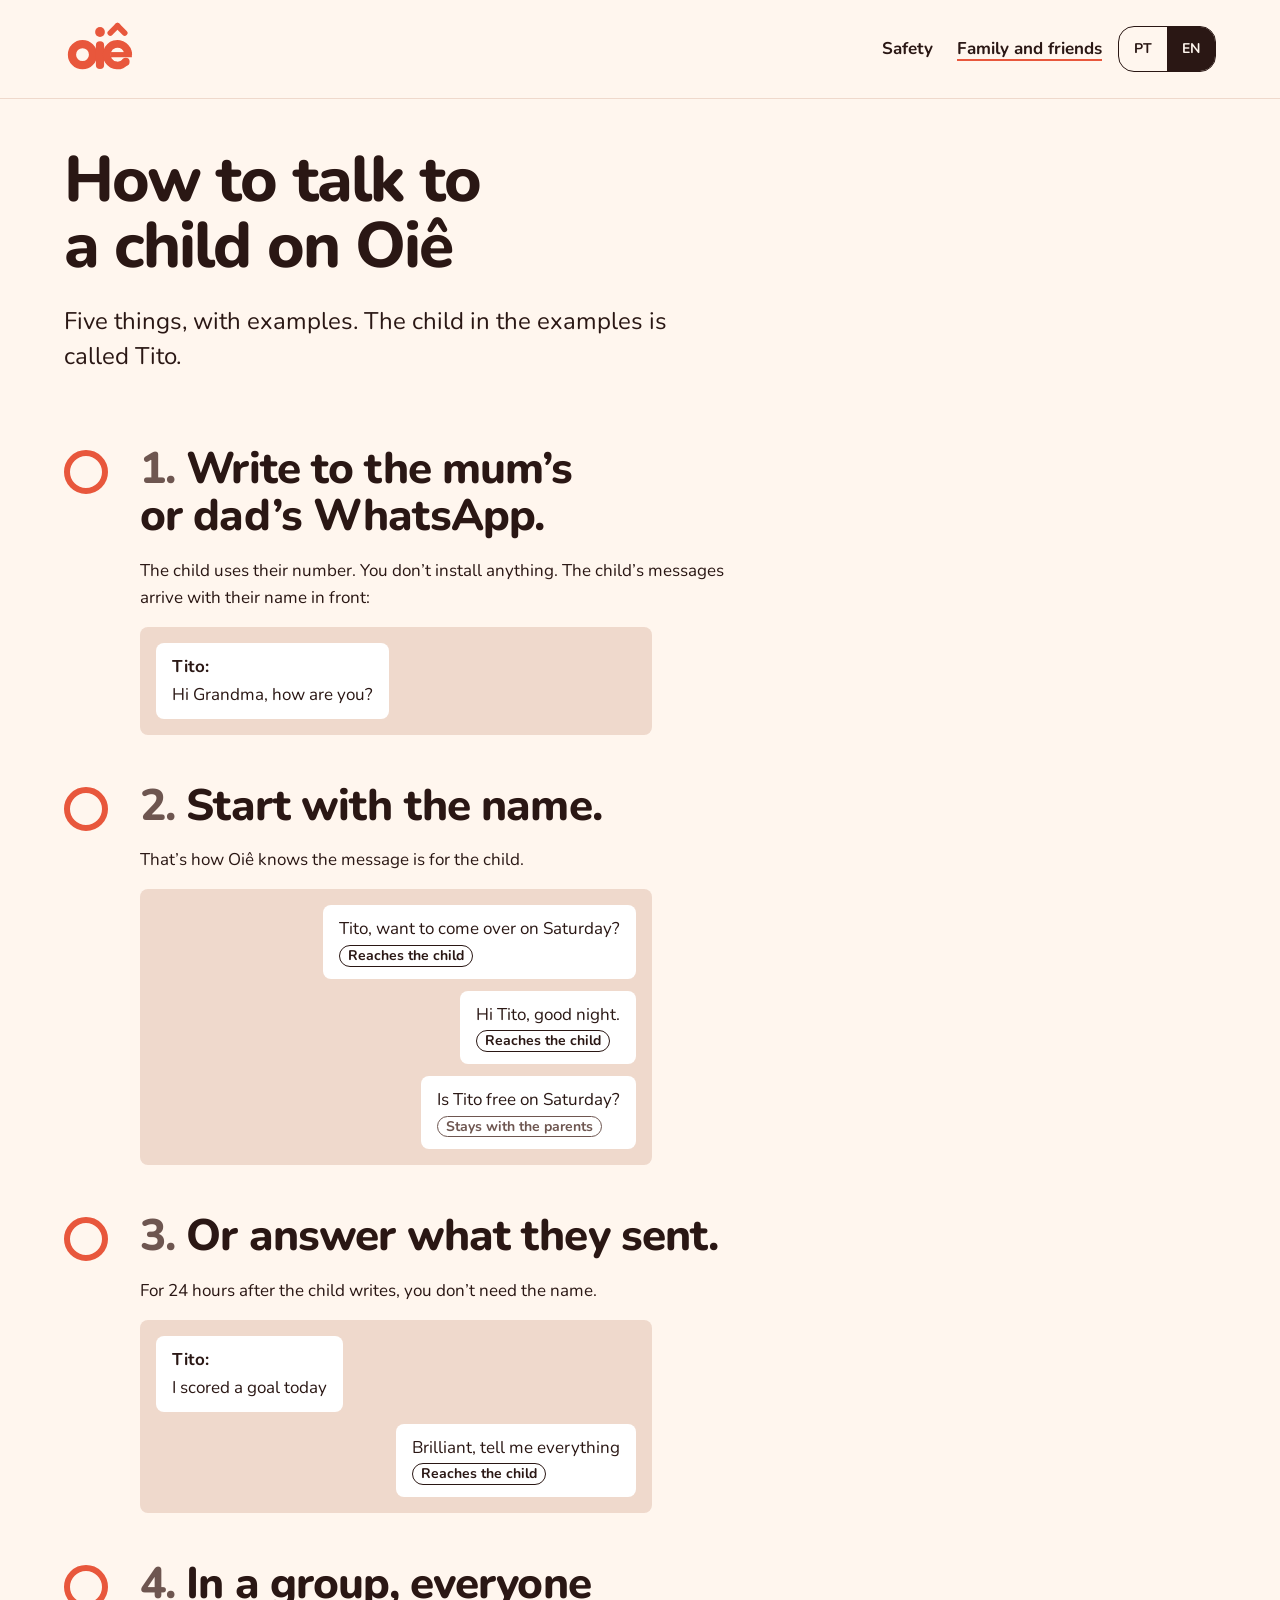
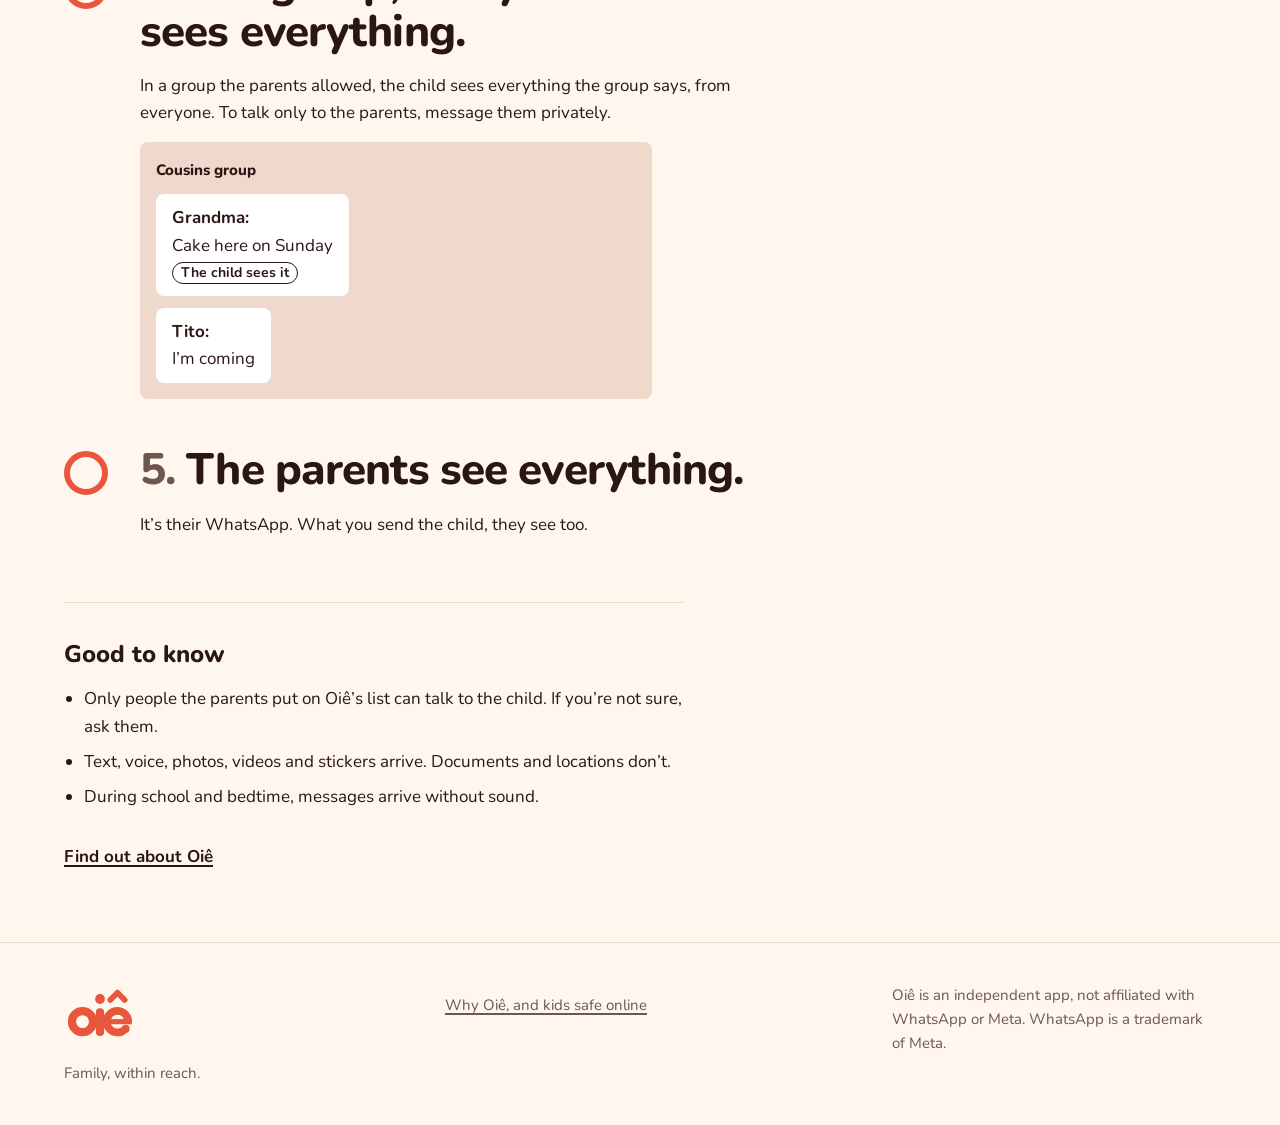
<file: talk-to-a-child/index.html>
<!doctype html>
<html lang="en">
<head>
<meta charset="utf-8">
<meta name="viewport" content="width=device-width, initial-scale=1">
<title>How to talk to a child on Oiê</title>
<meta name="description" content="For family and friends: how to talk to a child who uses Oiê. Five things, with examples.">
<meta property="og:type" content="article">
<meta property="og:title" content="How to talk to a child on Oiê">
<meta property="og:description" content="Write to the mum’s or dad’s WhatsApp and start with the child’s name. In a group, everyone sees everything.">
<meta name="theme-color" media="(prefers-color-scheme: light)" content="#FFF6EE">
<meta name="theme-color" media="(prefers-color-scheme: dark)" content="#1F1210">
<link rel="alternate" hreflang="pt-BR" href="../falar-com-a-crianca/">
<link rel="alternate" hreflang="en" href="./">
<link rel="icon" href="../assets/favicon.ico" sizes="48x48">
<link rel="icon" href="../assets/favicon.svg" type="image/svg+xml">
<link rel="apple-touch-icon" href="../assets/apple-touch-icon.png">
<link rel="preload" href="../assets/fonts/nunito-400.woff2" as="font" type="font/woff2" crossorigin>
<link rel="preload" href="../assets/fonts/nunito-700.woff2" as="font" type="font/woff2" crossorigin>
<link rel="preload" href="../assets/fonts/nunito-800.woff2" as="font" type="font/woff2" crossorigin>
<link rel="stylesheet" href="../assets/tokens.css">
<link rel="stylesheet" href="../assets/site.css">
<link rel="stylesheet" href="../assets/read.css">
</head>
<body>
<a class="skip" href="#steps">Skip to the steps</a>

<header class="read-top">
  <nav class="nav wrap" aria-label="Oiê">
    <a class="nav__logo" href="../?lang=en" aria-label="Oiê, home"><img src="../assets/oie-wordmark-coral.svg" alt="Oiê" width="72" height="66"></a>
    <div class="nav__right">
      <div class="nav__links">
        <a class="nav__link" href="../safety/">Safety</a>
        <a class="nav__link" href="./" aria-current="page">Family and friends</a>
      </div>
      <div class="lang" role="group" aria-label="Language">
        <a href="../falar-com-a-crianca/" lang="pt-BR" hreflang="pt-BR">PT</a>
        <a href="./" aria-current="page" lang="en">EN</a>
      </div>
    </div>
  </nav>
</header>

<main class="read wrap">
  <article>
    <header>
      <h1>How to talk to a child on Oiê</h1>
      <p class="read-lede">Five things, with examples. The child in the examples is called Tito.</p>
    </header>
    <div id="steps">
    <section class="stop" aria-labelledby="s1">
      <span class="stop__ring" aria-hidden="true"></span>
      <div class="stop__body">
        <h2 id="s1"><span class="step-n">1.</span> Write to the mum’s or dad’s WhatsApp.</h2>
        <p class="read-p">The child uses their number. You don’t install anything. The child’s messages arrive with their name in front:</p>
        <ol class="chat" aria-label="Example">
          <li class="msg msg--them"><span class="sr">Tito: </span><b class="msg__who">Tito:</b> <span class="msg__text">Hi Grandma, how are you?</span></li>
        </ol>
      </div>
    </section>
    <section class="stop" aria-labelledby="s2">
      <span class="stop__ring" aria-hidden="true"></span>
      <div class="stop__body">
        <h2 id="s2"><span class="step-n">2.</span> Start with the name.</h2>
        <p class="read-p">That’s how Oiê knows the message is for the child.</p>
        <ol class="chat" aria-label="Example">
          <li class="msg"><span class="sr">You: </span><span class="msg__text">Tito, want to come over on Saturday?</span><span class="msg__tag msg__tag--yes">Reaches the child</span></li>
          <li class="msg"><span class="sr">You: </span><span class="msg__text">Hi Tito, good night.</span><span class="msg__tag msg__tag--yes">Reaches the child</span></li>
          <li class="msg"><span class="sr">You: </span><span class="msg__text">Is Tito free on Saturday?</span><span class="msg__tag">Stays with the parents</span></li>
        </ol>
      </div>
    </section>
    <section class="stop" aria-labelledby="s3">
      <span class="stop__ring" aria-hidden="true"></span>
      <div class="stop__body">
        <h2 id="s3"><span class="step-n">3.</span> Or answer what they sent.</h2>
        <p class="read-p">For 24 hours after the child writes, you don’t need the name.</p>
        <ol class="chat" aria-label="Example">
          <li class="msg msg--them"><span class="sr">Tito: </span><b class="msg__who">Tito:</b> <span class="msg__text">I scored a goal today</span></li>
          <li class="msg"><span class="sr">You: </span><span class="msg__text">Brilliant, tell me everything</span><span class="msg__tag msg__tag--yes">Reaches the child</span></li>
        </ol>
      </div>
    </section>
    <section class="stop" aria-labelledby="s4">
      <span class="stop__ring" aria-hidden="true"></span>
      <div class="stop__body">
        <h2 id="s4"><span class="step-n">4.</span> In a group, everyone sees everything.</h2>
        <p class="read-p">In a group the parents allowed, the child sees everything the group says, from everyone. To talk only to the parents, message them privately.</p>
        <ol class="chat" aria-label="Example">
          <li class="chat__title" aria-hidden="true">Cousins group</li>
          <li class="msg msg--them"><span class="sr">Cousins group: </span><b class="msg__who">Grandma:</b> <span class="msg__text">Cake here on Sunday</span><span class="msg__tag msg__tag--yes">The child sees it</span></li>
          <li class="msg msg--them"><span class="sr">Tito: </span><b class="msg__who">Tito:</b> <span class="msg__text">I’m coming</span></li>
        </ol>
      </div>
    </section>
    <section class="stop" aria-labelledby="s5">
      <span class="stop__ring" aria-hidden="true"></span>
      <div class="stop__body">
        <h2 id="s5"><span class="step-n">5.</span> The parents see everything.</h2>
        <p class="read-p">It’s their WhatsApp. What you send the child, they see too.</p>
      </div>
    </section>
    </div>

    <section class="read-good" aria-labelledby="bom">
      <h2 id="bom">Good to know</h2>
      <ul>
        <li>Only people the parents put on Oiê’s list can talk to the child. If you’re not sure, ask them.</li>
        <li>Text, voice, photos, videos and stickers arrive. Documents and locations don’t.</li>
        <li>During school and bedtime, messages arrive without sound.</li>
      </ul>
      <p class="read-back"><a href="../?lang=en">Find out about Oiê</a></p>
    </section>
  </article>
</main>

<footer>
  <div class="foot">
    <div>
      <a href="../?lang=en" aria-label="Oiê, home"><img src="../assets/oie-wordmark-coral.svg" alt="Oiê" width="72" height="66"></a>
      <p>Family, within reach.</p>
    </div>
    <ul>
      <li><a href="../safety/">Why Oiê, and kids safe online</a></li>
    </ul>
    <p>Oiê is an independent app, not affiliated with WhatsApp or Meta. WhatsApp is a trademark of Meta.</p>
  </div>
</footer>
</body>
</html>
</file>
<file: assets/tokens.css>
/* GENERATED by Oiê design/build.py from design/ (Gabriel Design System core + Oiê brand + Oiê layer) v1.0.0 (core 0.31.1) — do not edit. */
/* Layer: oie. Themes: light, dark. */

:root {
  --gds-page: #FFF6EE;
  --gds-surface: #FFFFFF;
  --gds-ink: #2A1714;
  --gds-muted: #6E5650;
  --gds-line: #EFD9CC;
  --gds-mint: #E8573C;
  --gds-on-mint: #2A1714;
  --gds-coral: #B23A2E;
  --gds-coral-text: #A12E24;
  --gds-coral-soft: #FBE3DC;
  --gds-on-coral: #FFFFFF;
  --gds-selected: #FCE1D6;
  --gds-on-selected: #2A1714;
  --gds-frame-line: #E8573C;
  --gds-snackbar: #2A1714;
  --gds-qr-ground: #FFFFFF;
  --gds-qr-ink: #2A1714;
  --gds-draw-paper: #FFFFFF;
  --gds-draw-ink: #2A1714;
  --gds-draw-coral: #E8573C;
  --gds-draw-sun: #E0A100;
  --gds-draw-leaf: #2E9E5B;
  --gds-draw-sky: #2F7FD8;
  --gds-scrim: #2A171473;
}

[data-theme="dark"] {
  --gds-page: #1F1210;
  --gds-surface: #2A1714;
  --gds-ink: #FBEFE6;
  --gds-muted: #C9B3AA;
  --gds-line: #3D2823;
  --gds-mint: #E8573C;
  --gds-on-mint: #1F1210;
  --gds-coral: #FF8C78;
  --gds-coral-text: #FF9A88;
  --gds-coral-soft: #3A1E19;
  --gds-on-coral: #1F1210;
  --gds-selected: #4A2620;
  --gds-on-selected: #FBEFE6;
  --gds-frame-line: #E8573C;
  --gds-snackbar: #FBEFE6;
  --gds-qr-ground: #FFFFFF;
  --gds-qr-ink: #2A1714;
  --gds-draw-paper: #FFFFFF;
  --gds-draw-ink: #2A1714;
  --gds-draw-coral: #E8573C;
  --gds-draw-sun: #E0A100;
  --gds-draw-leaf: #2E9E5B;
  --gds-draw-sky: #2F7FD8;
  --gds-scrim: #0E0807B3;
}
@media (prefers-color-scheme: dark) {
  :root:not([data-theme="light"]) {
    --gds-page: #1F1210;
    --gds-surface: #2A1714;
    --gds-ink: #FBEFE6;
    --gds-muted: #C9B3AA;
    --gds-line: #3D2823;
    --gds-mint: #E8573C;
    --gds-on-mint: #1F1210;
    --gds-coral: #FF8C78;
    --gds-coral-text: #FF9A88;
    --gds-coral-soft: #3A1E19;
    --gds-on-coral: #1F1210;
    --gds-selected: #4A2620;
    --gds-on-selected: #FBEFE6;
    --gds-frame-line: #E8573C;
    --gds-snackbar: #FBEFE6;
    --gds-qr-ground: #FFFFFF;
    --gds-qr-ink: #2A1714;
    --gds-draw-paper: #FFFFFF;
    --gds-draw-ink: #2A1714;
    --gds-draw-coral: #E8573C;
    --gds-draw-sun: #E0A100;
    --gds-draw-leaf: #2E9E5B;
    --gds-draw-sky: #2F7FD8;
    --gds-scrim: #0E0807B3;
  }
}

/* Brand: Oiê (design/brand/oie/brand.md): colours and the type family above are the brand's. */

:root {
  --gds-font: "Nunito", system-ui, sans-serif;
  --gds-space-1: 4px;
  --gds-space-2: 8px;
  --gds-space-3: 12px;
  --gds-space-4: 16px;
  --gds-space-6: 24px;
  --gds-space-8: 32px;
  --gds-space-10: 40px;
  --gds-space-12: 48px;
  --gds-space-16: 64px;
  --gds-radius-s: 4px;
  --gds-radius-m: 8px;
  --gds-radius-l: 16px;
  --gds-radius-round: 999px;
  --gds-frame: 4px;
  --gds-hairline: 1px;
  --gds-header: 56px;
  --gds-button: 52px;
  --gds-row-min: 56px;
  --gds-avatar: 48px;
  --gds-contact-tile: 96px;
  --gds-record: 72px;
  --gds-news-edge: 2px;
  --gds-content-max: 600px;
  --gds-motion-standard: 150ms;
  --gds-motion-emphasised: 250ms;
  --gds-text-display: 800 30px/36px var(--gds-font);
  --gds-text-title: 700 22px/28px var(--gds-font);
  --gds-text-label: 700 16px/22px var(--gds-font);
  --gds-text-body: 400 16px/24px var(--gds-font);
  --gds-text-body-small: 400 14px/22px var(--gds-font);
  --gds-text-caption: 600 13px/18px var(--gds-font);
}
</file>
<file: assets/site.css>
/* Oiê landing page (v2, decision 0013). Colours come from tokens.css (a copy of design/generated/tokens.css),
   the logo's brand colours (01 Brand/logo/README.md), and, inside .wa screens only, WhatsApp-like colours.
   Spacing: the core scale only (4 to 64). */

/* Nunito (SIL OFL 1.1, fonts/OFL.txt), served from this site: the page asks no other site for anything.
   Subset to Latin and punctuation from the app's own font files (app/src/main/res/font). */
@font-face { font-family: "Nunito"; font-style: normal; font-weight: 400; font-display: swap; src: url("fonts/nunito-400.woff2") format("woff2"); }
@font-face { font-family: "Nunito"; font-style: normal; font-weight: 600; font-display: swap; src: url("fonts/nunito-600.woff2") format("woff2"); }
@font-face { font-family: "Nunito"; font-style: normal; font-weight: 700; font-display: swap; src: url("fonts/nunito-700.woff2") format("woff2"); }
@font-face { font-family: "Nunito"; font-style: normal; font-weight: 800; font-display: swap; src: url("fonts/nunito-800.woff2") format("woff2"); }

:root {
  /* The logo's own colours, fixed in both themes: the hero is always the coral field. */
  --brand-coral: #E8573C;
  --brand-ink: #2A1714;
  --brand-cream: #FFF6EE;
  --brand-selected: #FCE1D6; /* the light theme's selected token */
  --brand-muted: #6E5650;    /* the light theme's muted token */

  /* Decision 0013: the family's WhatsApp, drawn in WhatsApp-like colours. Used only inside .wa. */
  --wa-bar: #008069;
  --wa-on-bar: #FFFFFF;
  --wa-chat: #EFEAE2;
  --wa-out: #D9FDD3;
  --wa-in: #FFFFFF;
  --wa-text: #111B21;
  --wa-meta: #667781;
  --wa-read: #53BDEB;
  --wa-send: #00A884;
  --wa-face: #DFE5E7;
  --wa-face-ink: #54656F;
  --wa-kbd: #D9DDE1;
  /* Oiê's drawn tablet screen: the light theme's line and surface tokens, fixed (the drawing is always light). */
  --oie-line: #EFD9CC;
  --oie-surface: #FFFFFF;
  --oie-kbd: #E9E3DA;

  --s1: 4px; --s2: 8px; --s3: 12px; --s4: 16px; --s6: 24px; --s8: 32px; --s10: 40px; --s12: 48px; --s16: 64px;
  --r-control: 4px; --r-card: 8px; --r-pill: 16px;
  --measure: 62ch;
  --page-max: 1200px;
  --line: 6px;
  --ring: 44px;
  --ease: cubic-bezier(0.22, 1, 0.36, 1);
  --t-std: 150ms;
  --t-emph: 250ms;
  /* Scene changes use the emphasised duration. The message travelling along the wire is the one longer motion,
     a story illustration recorded in decision 0013; nothing bounces, and "Remove animations" stops it all. */
  --t-scene: var(--t-emph);
  --t-travel: 1200ms;

  color-scheme: light dark;
}

*, *::before, *::after { box-sizing: border-box; }
html { -webkit-text-size-adjust: 100%; scroll-padding-top: var(--s16); scroll-behavior: smooth; }
body { margin: 0; background: var(--gds-page); color: var(--gds-ink); font: 400 1.0625rem/1.6 "Nunito", system-ui, sans-serif; }
[hidden] { display: none !important; }
::selection { background: var(--gds-selected); color: var(--gds-on-selected); }
.hero ::selection { background: var(--brand-ink); color: var(--brand-cream); }
:focus-visible { outline: 3px solid var(--gds-ink); outline-offset: 3px; border-radius: var(--r-control); }
.hero :focus-visible { outline-color: var(--brand-ink); }
a { color: inherit; text-underline-offset: 0.2em; text-decoration-thickness: 2px; }
a:hover { text-decoration-color: var(--gds-mint); }
img, svg { display: block; }
.icon { width: 22px; height: 22px; fill: none; stroke: currentColor; stroke-width: 1.75; stroke-linecap: round; stroke-linejoin: round; flex: none; }
.visually-hidden { position: absolute; width: 1px; height: 1px; overflow: hidden; clip: rect(0 0 0 0); white-space: nowrap; }
.skip { position: absolute; left: var(--s4); top: -100px; z-index: 10; background: var(--brand-ink); color: var(--brand-cream); padding: var(--s3) var(--s4); border-radius: var(--r-control); font-weight: 700; }
.skip:focus { top: var(--s4); }

.btn {
  display: inline-flex; align-items: center; gap: var(--s2); min-height: 52px; padding: 0 var(--s6);
  border-radius: var(--r-control); border: 0; font: 700 1rem/1 "Nunito", sans-serif; text-decoration: none; cursor: pointer;
  transition: transform var(--t-std) var(--ease), filter var(--t-std) var(--ease);
}
.btn:active { transform: scale(0.97); }
.btn--ink { background: var(--brand-ink); color: var(--brand-cream); }
.btn--ink:hover { filter: brightness(1.25); }
.btn--coral { background: var(--gds-mint); color: var(--gds-on-mint); }
.btn--coral:hover { filter: brightness(1.05); }

/* ---------- The coral hero ---------- */
.hero { background: var(--brand-coral); color: var(--brand-ink); }
.wrap { max-width: var(--page-max); margin: 0 auto; padding: 0 var(--s6); }
.nav { display: flex; flex-wrap: wrap; align-items: center; justify-content: space-between; gap: var(--s4); padding: var(--s6) 0; }
.nav__logo img { width: 92px; height: auto; }
.nav__right { display: flex; flex-wrap: wrap; justify-content: flex-end; align-items: center; gap: var(--s4); }
.nav__get { display: none; }
.nav__links { display: flex; flex-wrap: wrap; align-items: center; gap: var(--s6); }
/* On a phone: the logo and the language switch share the top row, and the menu gets its own row below. */
@media (max-width: 640px) {
  .nav__right { display: contents; }
  .nav .lang { margin-left: auto; }
  .nav__links { order: 3; flex-basis: 100%; }
}
.nav__link { display: inline-flex; align-items: center; min-height: 44px; font-weight: 700; color: var(--brand-ink); }
.lang { display: inline-flex; border: 1.5px solid var(--brand-ink); border-radius: var(--r-pill); overflow: hidden; }
.lang button { font: 700 0.875rem/1 "Nunito", sans-serif; color: var(--brand-ink); background: transparent; border: 0; min-height: 44px; min-width: 48px; padding: 0 var(--s3); cursor: pointer; }
.lang button[aria-pressed="true"] { background: var(--brand-ink); color: var(--brand-cream); }

.hero__grid { display: grid; grid-template-columns: minmax(0, 1.15fr) minmax(0, 1fr); gap: var(--s6) var(--s10); align-items: end; padding: var(--s4) 0 var(--s8); }
.hero h1 { font-weight: 800; font-size: clamp(2.75rem, 6vw, 5rem); line-height: 0.98; letter-spacing: -0.035em; margin: 0; text-wrap: balance; overflow-wrap: break-word; hyphens: auto; }
.hero__lede { font-size: clamp(1.125rem, 1.6vw, 1.375rem); line-height: 1.45; margin: 0 0 var(--s6); max-width: 30em; font-weight: 600; }
.hero__actions { display: flex; flex-wrap: wrap; align-items: center; gap: var(--s4) var(--s6); }
.hero__note { font-size: 0.9375rem; font-weight: 600; margin: 0; }

/* "Monte a sua família": the visitor's own family runs the story below. */
.family { min-width: 0; background: var(--gds-surface); color: var(--gds-ink); border: 1px solid var(--gds-line); border-radius: var(--r-card); padding: var(--s6); display: grid; gap: var(--s4); }
.family__title { margin: 0; font-weight: 800; font-size: 1.125rem; line-height: 1.3; }
.family fieldset { min-width: 0; border: 0; margin: 0; padding: 0; display: flex; flex-wrap: wrap; gap: var(--s2); }
.family legend { width: 100%; padding: 0; margin-bottom: var(--s2); font-size: 0.875rem; font-weight: 700; color: var(--gds-muted); }
.family label { position: relative; }
/* Four people to write to: two by two, so none sits alone on a line. */
.family fieldset:last-of-type { display: grid; grid-template-columns: repeat(2, minmax(0, 1fr)); }
.family fieldset:last-of-type legend { grid-column: 1 / -1; }
.family fieldset:last-of-type label span { width: 100%; }
.family input { position: absolute; opacity: 0; inset: 0; margin: 0; cursor: pointer; }
.family label span {
  display: inline-flex; align-items: center; min-height: 44px; padding: 0 var(--s4); border-radius: var(--r-pill);
  border: 1.5px solid var(--gds-ink); font-weight: 700; font-size: 0.9375rem; line-height: 1.25; padding-block: var(--s2); overflow-wrap: anywhere; transition: background-color var(--t-std) var(--ease), color var(--t-std) var(--ease), border-color var(--t-std) var(--ease);
}
.family input:checked + span { background: var(--gds-ink); color: var(--gds-page); }
.family input:focus-visible + span { outline: 3px solid var(--gds-mint); outline-offset: 2px; }
.family__go { font-weight: 800; justify-self: start; min-height: 44px; display: inline-flex; align-items: center; }
.step__again { margin-top: var(--s4); align-self: flex-start; }

/* ---------- The story: a pinned stage, steps scrolling beside it ---------- */
.story { position: relative; max-width: var(--page-max); margin: 0 auto; padding: 0 var(--s6); display: grid; grid-template-columns: minmax(0, 4fr) minmax(0, 8fr); column-gap: var(--s10); }
.stage { grid-column: 2; grid-row: 1; position: sticky; top: 0; height: 100vh; height: 100svh; display: flex; flex-direction: column; justify-content: flex-start; padding-top: 3vh; }
/* Once the hero has scrolled away, the stage centres itself beside the step being read (by transform: no layout). */
.stage > :is(.cast, .wire) { transition: transform var(--t-scene) var(--ease); }
.stage.is-pinned > :is(.cast, .wire) { transform: translateY(max(0px, calc(50svh - 300px - 3vh))); }
.steps { grid-column: 1; grid-row: 1; padding: var(--s8) 0 30vh; }
.step { min-height: 78vh; scroll-margin-top: calc(11vh - var(--s16)); /* a jump lands with the words mid-screen */ display: flex; flex-direction: column; justify-content: center; transition: color var(--t-scene) var(--ease); }
/* Only with JavaScript running does the story fade the steps not being read. */
.js .step { color: var(--gds-muted); }
.js .step h2 { color: var(--gds-muted); }
.js .step.is-on, .js .step.is-on h2 { color: var(--gds-ink); }
.step--intro, .js .step--intro { min-height: 0; padding-bottom: 30vh; opacity: 1; justify-content: flex-start; }
.step h2 { font-weight: 800; font-size: clamp(1.75rem, 3.4vw, 2.75rem); line-height: 1.08; letter-spacing: -0.02em; margin: 0 0 var(--s4); text-wrap: balance; }
.step p { font-size: 1.1875rem; line-height: 1.55; margin: 0; max-width: 34ch; }
.stage__tag { position: absolute; top: var(--s6); right: 0; z-index: 3; margin: 0; display: flex; align-items: center; gap: var(--s3); font-size: 0.8125rem; font-weight: 800; color: var(--gds-muted); }
.stage__next { display: inline-flex; align-items: center; min-height: 44px; color: var(--gds-ink); }
/* Six short segments, one per step; the ones read so far are ink. Decoration for sight: the words say "2 de 6". */
.stage__bar { display: inline-flex; gap: var(--s1); width: 96px; }
.stage__bar i { flex: 1; height: var(--s1); border-radius: var(--s1); background: var(--gds-muted); opacity: 0.35; transition: opacity var(--t-std) var(--ease), background-color var(--t-std) var(--ease); }
.stage__bar i.is-done { background: var(--gds-ink); opacity: 1; }

.cast { display: grid; grid-template-columns: repeat(3, minmax(0, 1fr)); align-items: end; gap: var(--s2); position: relative; z-index: 1; }
.actor { margin: 0; display: grid; justify-items: center; position: relative; }
/* Only the drawing steps back; the names under it keep their full contrast. */
.actor > .sil, .actor > .hold { transition: opacity var(--t-scene) var(--ease), filter var(--t-scene) var(--ease); }
/* People not in focus step back: the person fades and their screen goes grey and lighter. The screens are pictures
   (aria-hidden, their words are in the step text), so WCAG 1.4.3's exemption for text in a picture applies. */
.stage:not([data-step="0"]) .actor > .sil { opacity: 0.4; }
.stage:not([data-step="0"]) .actor > .hold { filter: grayscale(1); --bezel: var(--gds-muted); }
/* Lighter, but solid: a wash of the page colour over the screen (opacity would show the person through the device). */
.device::after { content: ""; position: absolute; inset: 0; background: var(--gds-page); opacity: 0; pointer-events: none; transition: opacity var(--t-scene) var(--ease); }
.stage:not([data-step="0"]) .actor > .hold .device::after { opacity: 0.5; }
.stage:not([data-step="0"]) .actor > .hold .hand { opacity: 0.4; }
.stage[data-focus="kid"] .actor--kid > :is(.sil, .hold), .stage[data-focus="parent"] .actor--parent > :is(.sil, .hold), .stage[data-focus="recv"] .actor--recv > :is(.sil, .hold),
.stage[data-step="2"] .actor--kid > :is(.sil, .hold), .stage[data-step="4"] .actor--kid > :is(.sil, .hold), .stage[data-step="4"] .actor--parent > :is(.sil, .hold) { opacity: 1; filter: none; --bezel: var(--brand-ink); }
.stage[data-focus="kid"] .actor--kid > .hold .device::after, .stage[data-focus="parent"] .actor--parent > .hold .device::after, .stage[data-focus="recv"] .actor--recv > .hold .device::after,
.stage[data-step="2"] .actor--kid > .hold .device::after, .stage[data-step="4"] .actor--kid > .hold .device::after, .stage[data-step="4"] .actor--parent > .hold .device::after { opacity: 0; }
.stage[data-focus="kid"] .actor--kid > .hold .hand, .stage[data-focus="parent"] .actor--parent > .hold .hand, .stage[data-focus="recv"] .actor--recv > .hold .hand,
.stage[data-step="2"] .actor--kid > .hold .hand, .stage[data-step="4"] .actor--kid > .hold .hand, .stage[data-step="4"] .actor--parent > .hold .hand { opacity: 1; }
/* Step 6: the parent holds the tablet, so the parent's own figure leaves (one Ana on stage), and the receiver steps back. */
.stage[data-step="6"] .actor--parent { visibility: hidden; }
.stage[data-step="6"] .actor--recv > .sil { opacity: 0.25; }

/* The person stands behind; the device is held up at the chest, so the head and shoulders show. */
.actor { --aw: 228px; --pull: -0.36; --dw: 146px; }
.actor--kid { --aw: 210px; --pull: -0.25; --dw: 236px; }
.sil { width: var(--aw); height: calc(var(--aw) * 1.2); fill: var(--gds-ink); color: var(--gds-ink); max-width: 100%; }
/* The details that give each person their character: clothes, glasses, earrings, in the page's colour. */
.sil .d, .others .d { fill: none; stroke: var(--gds-page); stroke-width: 4; stroke-linecap: round; stroke-linejoin: round; }
.sil .dot, .others .dot { fill: var(--gds-page); }
.sil .e, .others .e { fill: none; stroke: var(--gds-ink); stroke-width: 4; }
.sil .num, .others .num { fill: var(--gds-page); font: 800 30px "Nunito", sans-serif; }
.sil { overflow: visible; }
.sil .hd { transform-box: view-box; transform-origin: 100px 150px; transition: transform var(--t-scene) var(--ease); }
/* Typing: the head tips down towards the device, the thumbs tap. */
.actor.is-typing .hd { transform: rotate(5deg) translateY(4px); }
.actor.is-typing .hand { animation: tap calc(var(--t-std) * 2) var(--ease) infinite; }
.actor.is-typing .hand--r { animation-delay: var(--t-std); }
@keyframes tap { 50% { transform: translateY(-7px) scale(0.9); } }
/* Reading: one nod. The answer lands: the tablet gives one press (97%, the system's press), no bounce. */
.actor.is-nod .hd { animation: nod calc(var(--t-emph) * 2) var(--ease) var(--t-emph) 1; }
@keyframes nod { 50% { transform: rotate(-6deg) translateY(2px); } }
.actor.is-hop .hold { animation: press calc(var(--t-emph) * 2) var(--ease); }
@keyframes press { 50% { transform: scale(0.97); } }
.hold { position: relative; z-index: 2; width: var(--dw); max-width: 100%; margin-top: calc(var(--aw) * var(--pull)); }
.hand { transition: opacity var(--t-scene) var(--ease); position: absolute; top: 56%; width: 30px; height: 30px; border-radius: 50%; background: var(--gds-ink); border: 4px solid var(--gds-page); }
.hand--l { left: -15px; }
.hand--r { right: -15px; }
.actor figcaption { display: grid; justify-items: center; text-align: center; margin-top: var(--s3); font-size: 0.875rem; line-height: 1.3; color: var(--gds-muted); font-weight: 600; }
.actor figcaption b { color: var(--gds-ink); font-size: 1rem; font-weight: 800; }
.device { position: relative; border: 7px solid var(--bezel, var(--brand-ink)); background: var(--bezel, var(--brand-ink)); transition: border-color var(--t-scene) var(--ease), background-color var(--t-scene) var(--ease); overflow: hidden; }
.phone { width: 100%; aspect-ratio: 9 / 16; border-radius: 24px; }
/* In dark, the ink bezel would vanish into the ground: a muted edge keeps the device's shape. */
@media (prefers-color-scheme: dark) { :root:not([data-theme="light"]) .device { box-shadow: 0 0 0 2px var(--gds-muted); } }
:root[data-theme="dark"] .device { box-shadow: 0 0 0 2px var(--gds-muted); }
.tablet { width: 100%; aspect-ratio: 4 / 3; border-radius: 16px; }

/* The wire between the three: the family line from v1, carrying the message. */
.wire { flex: none; position: relative; height: var(--line); margin: var(--s4) 6% 0; background: var(--gds-ink); border-radius: var(--line); }
/* The dot rides a run as wide as the wire, so it moves by transform (no layout) along it. */
.wire__run { position: absolute; inset: 0; transform: translateX(0); transition: transform var(--t-travel) var(--ease); }
/* The run slides past the wire's end when the dot reaches the receiver: the wire clips it (with room for the dot),
   so the page never scrolls sideways and nothing else on the stage is cut. */
.wire { overflow: clip; overflow-clip-margin: var(--s3); }
.wire__dot { position: absolute; top: 50%; left: 0; width: 22px; height: 22px; margin: -11px 0 0 -11px; border-radius: 50%; background: var(--gds-mint); border: 4px solid var(--gds-page); transition: opacity var(--t-emph) var(--ease); opacity: 0; }

/* ---------- Oiê's own screen on the tablet (coral frame, message rows) ---------- */
.oie { position: absolute; inset: 0; background: var(--brand-cream); border: 4px solid var(--brand-coral); display: flex; flex-direction: column; font-size: 11px; line-height: 1.35; color: var(--brand-ink); }
.oie__bar { display: flex; align-items: center; gap: 6px; padding: 6px 8px; border-bottom: 1px solid var(--oie-line); font-weight: 800; font-size: 12px; }
.oie__face { width: 22px; height: 22px; border-radius: 50%; background: var(--brand-selected); display: grid; place-items: center; font-size: 9px; font-weight: 800; }
.oie__home { flex: 1; display: grid; grid-template-columns: repeat(4, minmax(0, 1fr)); align-content: center; gap: 6px; padding: 8px; }
.oie__tile { min-width: 0; display: grid; justify-items: center; gap: 3px; font-style: normal; }
.oie__tile b { width: 38px; height: 38px; border-radius: 50%; background: var(--brand-selected); display: grid; place-items: center; font-size: 13px; }
.oie__tile i { max-width: 100%; font-style: normal; font-weight: 700; font-size: 10px; white-space: nowrap; overflow: hidden; text-overflow: ellipsis; }
.oie__chat { flex: 1; min-height: 0; overflow: hidden; display: flex; flex-direction: column; justify-content: flex-end; gap: 5px; padding: 8px; }
.oie__msg { margin: 0; max-width: 78%; padding: 5px 8px; border-radius: 6px; transition: opacity var(--t-scene) var(--ease), transform var(--t-scene) var(--ease); }
.oie__msg small { display: block; font-size: 8.5px; color: var(--brand-muted); font-weight: 700; }
.oie__msg--out { align-self: flex-end; background: var(--brand-selected); }
/* Once the answer is in, the tablet drops "Mandada" so both messages fit. */
.stage[data-replied] .oie__msg small { display: none; }
.oie__msg--in { align-self: flex-start; background: var(--oie-surface); border: 1px solid var(--oie-line); }
.oie__compose { display: flex; align-items: center; gap: 6px; padding: 6px 8px; border-top: 1px solid var(--oie-line); }
.oie__field { flex: 1; min-height: 22px; border: 1px solid var(--oie-line); border-radius: 4px; background: var(--oie-surface); padding: 3px 6px; white-space: nowrap; overflow: hidden; }
.oie__mic { width: 24px; height: 24px; border-radius: 50%; background: var(--brand-coral); display: grid; place-items: center; }
.oie__mic .icon { width: 13px; height: 13px; stroke-width: 2.2; }
.oie__parent { position: absolute; inset: 0; background: var(--brand-cream); padding: 10px 12px; display: none; }
.oie__ptitle { margin: 0 0 6px; font-weight: 800; font-size: 13px; }
.oie__prow { margin: 0; display: flex; justify-content: space-between; align-items: center; padding: 5px 0; border-bottom: 1px solid var(--oie-line); font-weight: 700; }
.sw { width: 26px; height: 15px; border-radius: 8px; background: var(--brand-ink); position: relative; }
.sw::after { content: ""; position: absolute; right: 2px; top: 2px; width: 11px; height: 11px; border-radius: 50%; background: var(--brand-cream); }

/* Older messages scroll up under the header, as in a real chat: a short fade says "there's more above". */
.oie__chat, .wa__chat { -webkit-mask-image: linear-gradient(to bottom, transparent 0, #000 14px); mask-image: linear-gradient(to bottom, transparent 0, #000 14px); }

/* What the tablet shows, step by step. */
.stage .oie__chat, .stage .oie__compose { display: none; }
.stage[data-step="1"] .oie__home, .stage[data-step="2"] .oie__home, .stage[data-step="3"] .oie__home, .stage[data-step="4"] .oie__home { display: none; }
.stage[data-step="1"] .oie__chat, .stage[data-step="2"] .oie__chat, .stage[data-step="3"] .oie__chat, .stage[data-step="4"] .oie__chat,
.stage[data-step="1"] .oie__compose, .stage[data-step="2"] .oie__compose, .stage[data-step="3"] .oie__compose, .stage[data-step="4"] .oie__compose { display: flex; }
.stage[data-step="0"] .oie__bar, .stage[data-step="5"] .oie__bar, .stage[data-step="6"] .oie__bar { visibility: hidden; }
.stage[data-step="6"] .oie__parent { display: block; }

/* ---------- The family's WhatsApp (decision 0013: colours only, no logo) ---------- */
.wa { position: absolute; inset: 0; background: var(--wa-chat); display: flex; flex-direction: column; font-size: 11px; line-height: 1.35; color: var(--wa-text); }
.wa__bar { background: var(--wa-bar); color: var(--wa-on-bar); display: flex; align-items: center; gap: 6px; padding: 18px 8px 7px; }
.wa__face { width: 24px; height: 24px; border-radius: 50%; background: var(--wa-face); color: var(--wa-face-ink); display: grid; place-items: center; font-size: 9px; font-weight: 800; flex: none; }
.wa__who { display: grid; line-height: 1.2; }
.wa__who b { font-size: 12px; }
.wa__who small { font-size: 9px; opacity: 0.9; }
.wa__chat { flex: 1; min-height: 0; overflow: hidden; display: flex; flex-direction: column; justify-content: flex-end; gap: 6px; padding: 8px 7px; }
.wa__msg { margin: 0; max-width: 84%; padding: 5px 7px 4px; border-radius: 7px; box-shadow: 0 1px 0.5px rgba(11, 20, 26, 0.13); transition: opacity var(--t-scene) var(--ease), transform var(--t-scene) var(--ease); }
.wa__msg small { display: flex; justify-content: flex-end; align-items: center; gap: 2px; font-size: 8.5px; color: var(--wa-meta); margin-top: 1px; }
.wa__msg--out { align-self: flex-end; background: var(--wa-out); border-top-right-radius: 0; }
.wa__msg--in { align-self: flex-start; background: var(--wa-in); border-top-left-radius: 0; }
.ticks { width: 13px; height: 13px; fill: none; stroke: var(--wa-meta); stroke-width: 2; stroke-linecap: round; stroke-linejoin: round; }
.ticks--read, .stage[data-step="3"] #ticks, .stage[data-step="4"] #ticks { stroke: var(--wa-read); }
.wa__compose { display: flex; align-items: center; gap: 5px; padding: 6px; }
.wa__field { flex: 1; min-height: 24px; background: var(--wa-in); border-radius: 12px; padding: 4px 9px; color: var(--wa-meta); white-space: nowrap; overflow: hidden; }
.wa__field.is-typing { color: var(--wa-text); }
.wa__send { width: 24px; height: 24px; border-radius: 50%; background: var(--wa-send); flex: none; }

/* The keyboard rises from the bottom of the screen while someone types; a key lights up for every letter. */
.kbd { flex: none; max-height: 0; overflow: hidden; display: grid; gap: 3px; padding: 0 5px; background: var(--oie-kbd); transition: max-height var(--t-scene) var(--ease), padding var(--t-scene) var(--ease); }
.wa .kbd { background: var(--wa-kbd); }
.device.is-typing .kbd { max-height: 40%; padding: 5px; }
.kbd__row { display: flex; justify-content: center; gap: 3px; }
.kbd i { flex: 1; max-width: 13px; height: 13px; border-radius: 3px; background: var(--oie-surface); box-shadow: 0 1px 0 rgba(0, 0, 0, 0.18); transition: background-color calc(var(--t-std) / 2) linear, transform calc(var(--t-std) / 2) linear; }
.kbd i.kbd__space { max-width: none; flex: 0 0 55%; }
.kbd i.is-hit { background: var(--brand-coral); transform: translateY(1px); }
.wa .kbd i.is-hit { background: var(--wa-send); }

/* The three dots WhatsApp shows while the other person types. */
.wa__dots { display: none; gap: 3px; padding: 7px 9px; }
.wa__dots.is-on { display: inline-flex; }
.wa__dots i { width: 5px; height: 5px; border-radius: 50%; background: var(--wa-meta); animation: dot calc(var(--t-emph) * 4) var(--ease) infinite; }
.wa__dots i:nth-child(2) { animation-delay: var(--t-std); }
.wa__dots i:nth-child(3) { animation-delay: calc(var(--t-std) * 2); }
@keyframes dot { 30% { transform: translateY(-3px); opacity: 0.5; } }

/* Messages appear when their step comes (data-show = the step they arrive in). */
[data-show] { display: none; }
@keyframes appear { from { opacity: 0; transform: translateY(6px); } }
.stage[data-step="2"] [data-show="2"],
.stage[data-step="3"] [data-show="2"], .stage[data-step="3"] [data-show="3"],
.stage[data-step="4"] [data-show="2"], .stage[data-step="4"] [data-show="3"],
.stage[data-step="4"][data-replied] [data-show="4"],
.stage[data-step="5"] .actor--recv [data-show] { display: block; animation: appear var(--t-scene) var(--ease); }

/* Typing caret. */
.caret { display: inline-block; width: 1.5px; height: 1.1em; margin-left: 1px; vertical-align: -0.2em; background: currentColor; animation: blink calc(var(--t-emph) * 4) steps(1) infinite; }
@keyframes blink { 50% { opacity: 0; } }

/* Step 5: the other people a kid can write to. */
.others { list-style: none; margin: var(--s8) 0 0; padding: 0; display: grid; grid-template-columns: repeat(2, minmax(0, 9rem)); gap: var(--s4) var(--s6); }
.others li { min-width: 0; display: grid; justify-items: center; gap: var(--s1); font-weight: 700; font-size: 0.9375rem; text-align: center; overflow-wrap: anywhere; }
.others .sil { width: 92px; height: 110px; max-width: 100%; margin: 0; }
.others .d { stroke-width: 6; }

/* ---------- After the story: stations on a coral spine (as v1) ---------- */
.line { position: relative; max-width: var(--page-max); margin: 0 auto; padding: 0 var(--s6) var(--s16); }
.line::before { content: ""; position: absolute; top: 0; bottom: var(--s16); left: calc(var(--s6) + (var(--ring) - var(--line)) / 2); width: var(--line); background: var(--gds-mint); border-radius: var(--line); }
.stop { position: relative; display: grid; grid-template-columns: var(--ring) minmax(0, 1fr); column-gap: var(--s8); padding-top: var(--s16); }
.stop__ring { width: var(--ring); height: var(--ring); border-radius: 50%; margin-top: var(--s1); background: var(--gds-page); border: var(--line) solid var(--gds-mint); position: relative; z-index: 1; }
.stop__body { min-width: 0; }
.stop h2 { font-weight: 800; font-size: clamp(1.75rem, 3.6vw, 2.75rem); line-height: 1.08; letter-spacing: -0.02em; margin: 0 0 var(--s4); text-wrap: balance; }
.honest { background: var(--gds-coral-soft); border-radius: var(--r-card); padding: var(--s8); }
.honest h3 { margin: 0 0 var(--s3); font-size: 1.25rem; font-weight: 800; }
.honest blockquote { margin: 0 0 var(--s6); font-size: 1.125rem; line-height: 1.55; font-weight: 600; max-width: var(--measure); }
.honest__why { margin: 0; max-width: var(--measure); }
.facts { list-style: none; margin: var(--s4) 0 0; padding: 0; display: grid; grid-template-columns: repeat(3, minmax(0, 1fr)); gap: var(--s6) var(--s10); }
.facts li { display: grid; grid-template-columns: 22px minmax(0, 1fr); column-gap: var(--s3); }
.facts__dot { width: 14px; height: 14px; margin: 6px 4px 0; border-radius: 50%; border: 3px solid var(--gds-mint); }
.faq { max-width: 760px; border-top: 1px solid var(--gds-line); }
.faq details { border-bottom: 1px solid var(--gds-line); }
.faq summary { list-style: none; cursor: pointer; display: flex; justify-content: space-between; align-items: center; gap: var(--s4); min-height: 56px; padding: var(--s3) 0; font-weight: 800; font-size: 1.125rem; }
.faq summary::-webkit-details-marker { display: none; }
.faq summary::after { content: ""; width: 12px; height: 12px; border-right: 2px solid currentColor; border-bottom: 2px solid currentColor; transform: rotate(45deg) translate(-2px, -2px); transition: transform var(--t-std) var(--ease); flex: none; }
.faq details[open] summary::after { transform: rotate(-135deg) translate(-2px, -2px); }
.faq details p { margin: 0 0 var(--s6); max-width: var(--measure); }
.get { display: grid; grid-template-columns: minmax(0, 1fr) minmax(0, 1.4fr); gap: var(--s10); align-items: start; }
.steps-get { margin: 0; padding: 0; list-style: none; counter-reset: s; display: grid; gap: var(--s4); }
.steps-get li { counter-increment: s; display: grid; grid-template-columns: 32px minmax(0, 1fr); column-gap: var(--s3); }
.steps-get li::before { content: counter(s); width: 32px; height: 32px; border-radius: 50%; background: var(--gds-selected); display: grid; place-items: center; font-weight: 800; }
/* The notice: plain sentences under a plain heading, as quiet as the rest of the page. */
.notice h2 { font-size: 1.375rem; }
.notice p { margin: 0 0 var(--s3); max-width: var(--measure); color: var(--gds-muted); }
.notice p b { color: var(--gds-ink); }
.get__small { font-size: 0.9375rem; color: var(--gds-muted); margin-top: var(--s4); }
footer { border-top: 1px solid var(--gds-line); }
.foot { max-width: var(--page-max); margin: 0 auto; padding: var(--s10) var(--s6); display: flex; flex-wrap: wrap; gap: var(--s6) var(--s10); justify-content: space-between; align-items: flex-start; font-size: 0.9375rem; color: var(--gds-muted); }
.foot img { width: 72px; height: auto; margin-bottom: var(--s3); }
.foot ul { list-style: none; margin: 0; padding: 0; display: grid; gap: 0; }
.foot ul a { display: inline-flex; align-items: center; min-height: 44px; }
.foot p { margin: 0; max-width: 40ch; }
.foot p.foot__made { margin-top: var(--s2); color: var(--gds-ink); }

@media (min-width: 900px) { .nav__get { display: inline-flex; } }
@media (min-width: 900px) and (max-width: 1199px) {
  .actor { --aw: 196px; --dw: 124px; }
  .wa, .oie { font-size: 9.5px; }
  .wa__bar { padding-top: 12px; }
  .actor--kid { --aw: 184px; --dw: 196px; }
}
@media (max-width: 1099px) {
  .hero__grid { grid-template-columns: minmax(0, 1fr); align-items: start; }
}
/* Phones and narrow tablets: the stage pins on top and shows one person at a time, large; the others wait small. */
@media (max-width: 899px) {
  .story { grid-template-columns: minmax(0, 1fr); padding: 0; }
  .stage { grid-column: 1; height: 54svh; top: 0; z-index: 2; background: var(--gds-page); padding: var(--s4) var(--s4) var(--s3); border-bottom: 1px solid var(--gds-line); justify-content: flex-end; }
  .steps { grid-column: 1; grid-row: 2; padding: var(--s8) var(--s4) 40vh; }
  /* While the visitor builds their family, the stage scrolls away with the page, so the whole form is in reach. */
  .stage[data-step="0"] { position: relative; }
  /* The stage pins as soon as the form's end slides under it, and step 1 follows right after. */
  .step--intro, .js .step--intro { padding-bottom: var(--s6); }
  /* "Ver a história" lands with step 1's heading just under the pinned stage. */
  .step { scroll-margin-top: calc(54svh - var(--s16) - var(--s4)); } /* lands just under the stage; the page's 64px scroll-padding adds to it */
  /* The stage is already at the top on a phone: no centring shift (it would push the drawing over the words). */
  .stage.is-pinned > :is(.cast, .wire) { transform: none; }
  /* A step is as tall as the band under the stage: the next words arrive as the last ones leave. */
  /* Shorter than the band under the stage, so the next step's heading always shows below the one being read. */
  .step { min-height: 34svh; justify-content: flex-start; padding-top: var(--s8); } /* the heading lands 16px clear of the stage */
  .step p { max-width: none; }
  .cast { grid-template-columns: minmax(0, 1fr); justify-items: center; }
  .actor { grid-area: 1 / 1; }
  .stage .actor { opacity: 0 !important; pointer-events: none; }
  .stage[data-focus="kid"] .actor--kid, .stage[data-focus="parent"] .actor--parent, .stage[data-focus="recv"] .actor--recv,
  .stage[data-step="0"] .actor--kid { opacity: 1 !important; filter: none; }
  .actor { --aw: 184px; --dw: 112px; }
  .wa { font-size: 10px; }
  .wa__bar { padding-top: 12px; }
  .actor--kid { --aw: 168px; --dw: 220px; }
  .step { opacity: 1; }
  .wire { margin: var(--s3) var(--s8) 0; }
  /* The count, the bar and "Próximo" sit at the stage's bottom edge, right above the words being read and in
     reach of the thumb, with the bar spanning the width: the story reads as a sequence to move through. */
  .stage__tag { position: static; order: 3; width: 100%; margin-top: var(--s3); gap: var(--s3); }
  .stage__bar { flex: 1; width: auto; }
  .get { grid-template-columns: minmax(0, 1fr); gap: var(--s8); }
  .facts { grid-template-columns: minmax(0, 1fr); }
}
@media (max-width: 640px) {
  :root { --ring: 32px; --line: 5px; }
  .wrap, .line { padding-left: var(--s4); padding-right: var(--s4); }
  .line::before { left: calc(var(--s4) + (var(--ring) - var(--line)) / 2); }
  .stop { column-gap: var(--s4); padding-top: var(--s12); }
  .honest { padding: var(--s6); }
  .family { padding: var(--s4); }
}
@media (prefers-reduced-motion: reduce) {
  html { scroll-behavior: auto; }
  *, *::before, *::after { transition-duration: 1ms !important; animation: none !important; }
}
</file>
<file: assets/read.css>
/* The safety page (site/seguranca, site/safety): a reading page in the landing page's world.
   Same tokens, type and section rings as site.css; one reading column; sources as small lines. */

.read-top { border-bottom: 1px solid var(--gds-line); }
.read-top .nav { padding: var(--s4) var(--s6); }
.read-top .nav__logo img { width: 72px; }
/* The language switch here is two links (each page is static), drawn like the landing page's buttons. */
.read-top .lang { border-color: var(--gds-ink); }
.read-top .lang a { font: 700 0.875rem/1 "Nunito", sans-serif; color: var(--gds-ink); text-decoration: none; min-height: 44px; min-width: 48px; display: inline-flex; align-items: center; justify-content: center; padding: 0 var(--s3); }
.read-top .lang a[aria-current="page"] { background: var(--gds-ink); color: var(--gds-page); }
/* The site's menu: the page you're on is marked in words for screen readers and by an underline. */
.read-top .nav__link { color: var(--gds-ink); text-decoration: none; }
.read-top .nav__link:hover, .read-top .nav__link[aria-current="page"] { text-decoration: underline; text-decoration-thickness: 2px; text-underline-offset: 0.3em; text-decoration-color: var(--gds-mint); }
.read-top .btn--ink { background: var(--gds-ink); color: var(--gds-page); }

.read { padding-top: var(--s12); padding-bottom: var(--s16); }
.read article { max-width: 46rem; }

.read h1 { font-weight: 800; font-size: clamp(2.25rem, 6vw, 4rem); line-height: 1.04; letter-spacing: -0.03em; margin: 0 0 var(--s6); text-wrap: balance; }
.read-lede { font-size: clamp(1.25rem, 2.4vw, 1.5rem); line-height: 1.45; margin: 0 0 var(--s6); max-width: 39.5rem; /* the body column's right edge (62ch at 17px) */ text-wrap: pretty; }
.read-body p { margin: 0 0 var(--s4); max-width: var(--measure); text-wrap: pretty; }

/* The numbers, each with its source: the figure carries the weight, the sentence says what it means. */
.figures { list-style: none; margin: var(--s8) 0; padding: 0; max-width: var(--measure); border-top: 1px solid var(--gds-line); }
.figures li { padding-top: var(--s4); border-bottom: 1px solid var(--gds-line); padding-bottom: var(--s1); max-width: var(--measure); }
.figures b { display: block; font-weight: 800; font-size: clamp(1.75rem, 4vw, 2rem); line-height: 1.1; letter-spacing: -0.02em; }
.figures li > .src { display: block; margin-top: var(--s1); }

/* The honest line: body weight, its first sentence bold (a whole bold paragraph reads as shouting). */
.read-honest b { font-weight: 700; }
.read-note { color: var(--gds-muted); }

.read-guide { margin-top: var(--s16); }
.read-guide > h2 { font-weight: 800; font-size: clamp(2rem, 3.6vw, 2.75rem); line-height: 1.08; letter-spacing: -0.02em; margin: 0 0 var(--s3); text-wrap: balance; }
.read-meta { color: var(--gds-muted); font-size: 0.9375rem; margin: 0 0 var(--s6); }

.toc ol { margin: 0; padding: 0; list-style: none; counter-reset: toc; border-top: 1px solid var(--gds-line); }
.toc li { counter-increment: toc; border-bottom: 1px solid var(--gds-line); }
.toc a { display: flex; gap: var(--s4); align-items: center; min-height: 52px; font-weight: 600; text-decoration: none; }
.toc a::before { content: counter(toc); font-variant-numeric: tabular-nums; color: var(--gds-muted); min-width: 1.25em; }
.toc a:hover { text-decoration: underline; text-decoration-color: var(--gds-mint); }

.read .stop { padding-top: var(--s12); }
/* Section titles are h3 under the guide's h2 (the outline), drawn like the landing page's section h2. */
.read .stop h3 { font-weight: 800; font-size: clamp(1.625rem, 3vw, 2.25rem); line-height: 1.08; letter-spacing: -0.02em; margin: 0 0 var(--s4); text-wrap: balance; }
.read-intro { margin: 0 0 var(--s4); max-width: var(--measure); color: var(--gds-muted); }

.items { margin: 0; padding: 0; list-style: none; }
.items > li { padding: var(--s4) 0 var(--s2); border-top: 1px solid var(--gds-line); max-width: var(--measure); }
.items h3, .items h4 { font-weight: 700; font-size: 1.25rem; line-height: 1.3; margin: 0 0 var(--s2); }
/* The source sits with its item: its 44px target starts right under the text. */
.items p { margin: 0; }
.items li > .src { margin-top: calc(-1 * var(--s2)); }

/* A source: small, muted, underlined, and a 44px target (it's tapped on phones). */
/* Type roles on this page, one weight per job: display 800 (h1, h2, the numbers); item titles 700 at 20px;
   the contents list 600; body 400 at 17px; small print 400 at 15px in muted (sources, the review date). */
.src { display: inline-flex; align-items: center; min-height: 44px; margin-right: var(--s4); font-size: 0.9375rem; font-weight: 400; color: var(--gds-muted); text-decoration: underline; text-decoration-thickness: 1px; text-underline-offset: 0.2em; }
.src:hover { color: var(--gds-ink); }
/* A phone call is an action, not a citation: body size, ink, bold, like "Voltar ao início do guia". */
.call { display: inline-flex; align-items: center; min-height: 44px; margin-right: var(--s4); font-weight: 700; color: var(--gds-ink); text-decoration: underline; text-decoration-thickness: 2px; text-underline-offset: 0.2em; }
.items li > .call { margin-top: calc(-1 * var(--s2)); }

/* The page for family and friends (falar-com-a-crianca, talk-to-a-child). */
.read-p { margin: 0 0 var(--s4); max-width: var(--measure); text-wrap: pretty; }
/* The family page's sample chats (v2, 2026-11-21): each message a bubble in the page's own surface, with a word
   saying where it goes ("Chega na criança", "Fica com os pais"): never colour alone, and not a WhatsApp screen. */
.step-n { color: var(--gds-muted); }
.chat { list-style: none; margin: var(--s4) 0 0; padding: var(--s4); display: grid; gap: var(--s3); max-width: 32rem; background: var(--gds-line); border-radius: var(--r-card); }
.msg { justify-self: end; max-width: 92%; background: var(--gds-surface); border-radius: var(--r-card); padding: var(--s3) var(--s4); line-height: 1.4; display: grid; gap: var(--s1); }
.msg--them { justify-self: start; }
.chat__title { font-weight: 800; font-size: 0.9375rem; color: var(--gds-ink); }
.msg__who { font-weight: 700; }
.msg__tag { justify-self: start; font-size: 0.875rem; font-weight: 700; color: var(--gds-muted); border: 1px solid var(--gds-muted); border-radius: var(--r-pill); padding: 0 var(--s2); }
.msg__tag--yes { color: var(--gds-ink); border-color: var(--gds-ink); }
.sr { position: absolute; width: 1px; height: 1px; overflow: hidden; clip: rect(0 0 0 0); white-space: nowrap; }
.read-good { margin-top: var(--s12); padding-top: var(--s8); border-top: 1px solid var(--gds-line); max-width: var(--measure); }
.read-good h2 { font-weight: 800; font-size: 1.5rem; margin: 0 0 var(--s3); }
.read-good ul { margin: 0; padding-left: 1.2em; display: grid; gap: var(--s2); }

.read-back { margin: var(--s6) 0 0; }
.read-back a { display: inline-flex; align-items: center; min-height: 44px; font-weight: 700; }

.read ~ footer .foot > p { max-width: 36ch; }

@media (max-width: 640px) {
  .read-top .nav { padding: var(--s3) var(--s4); }
  .read { padding-top: var(--s8); }
  .read.wrap { padding-left: var(--s4); padding-right: var(--s4); }
  /* On a phone the ring sits above its title, so the text gets the full column. */
  .read .stop { grid-template-columns: minmax(0, 1fr); }
  .read .stop__ring { width: 28px; height: 28px; border-width: 4px; margin: 0 0 var(--s3); }
}

/* Printed, a link shows where it goes. */
@media print {
  .read-top, .skip, .toc, .read-back { display: none; }
  .read a[href^="http"]::after { content: " (" attr(href) ")"; font-weight: 400; word-break: break-all; }
  .stop__ring { display: none; }
  .read .stop { display: block; }
}
</file>
